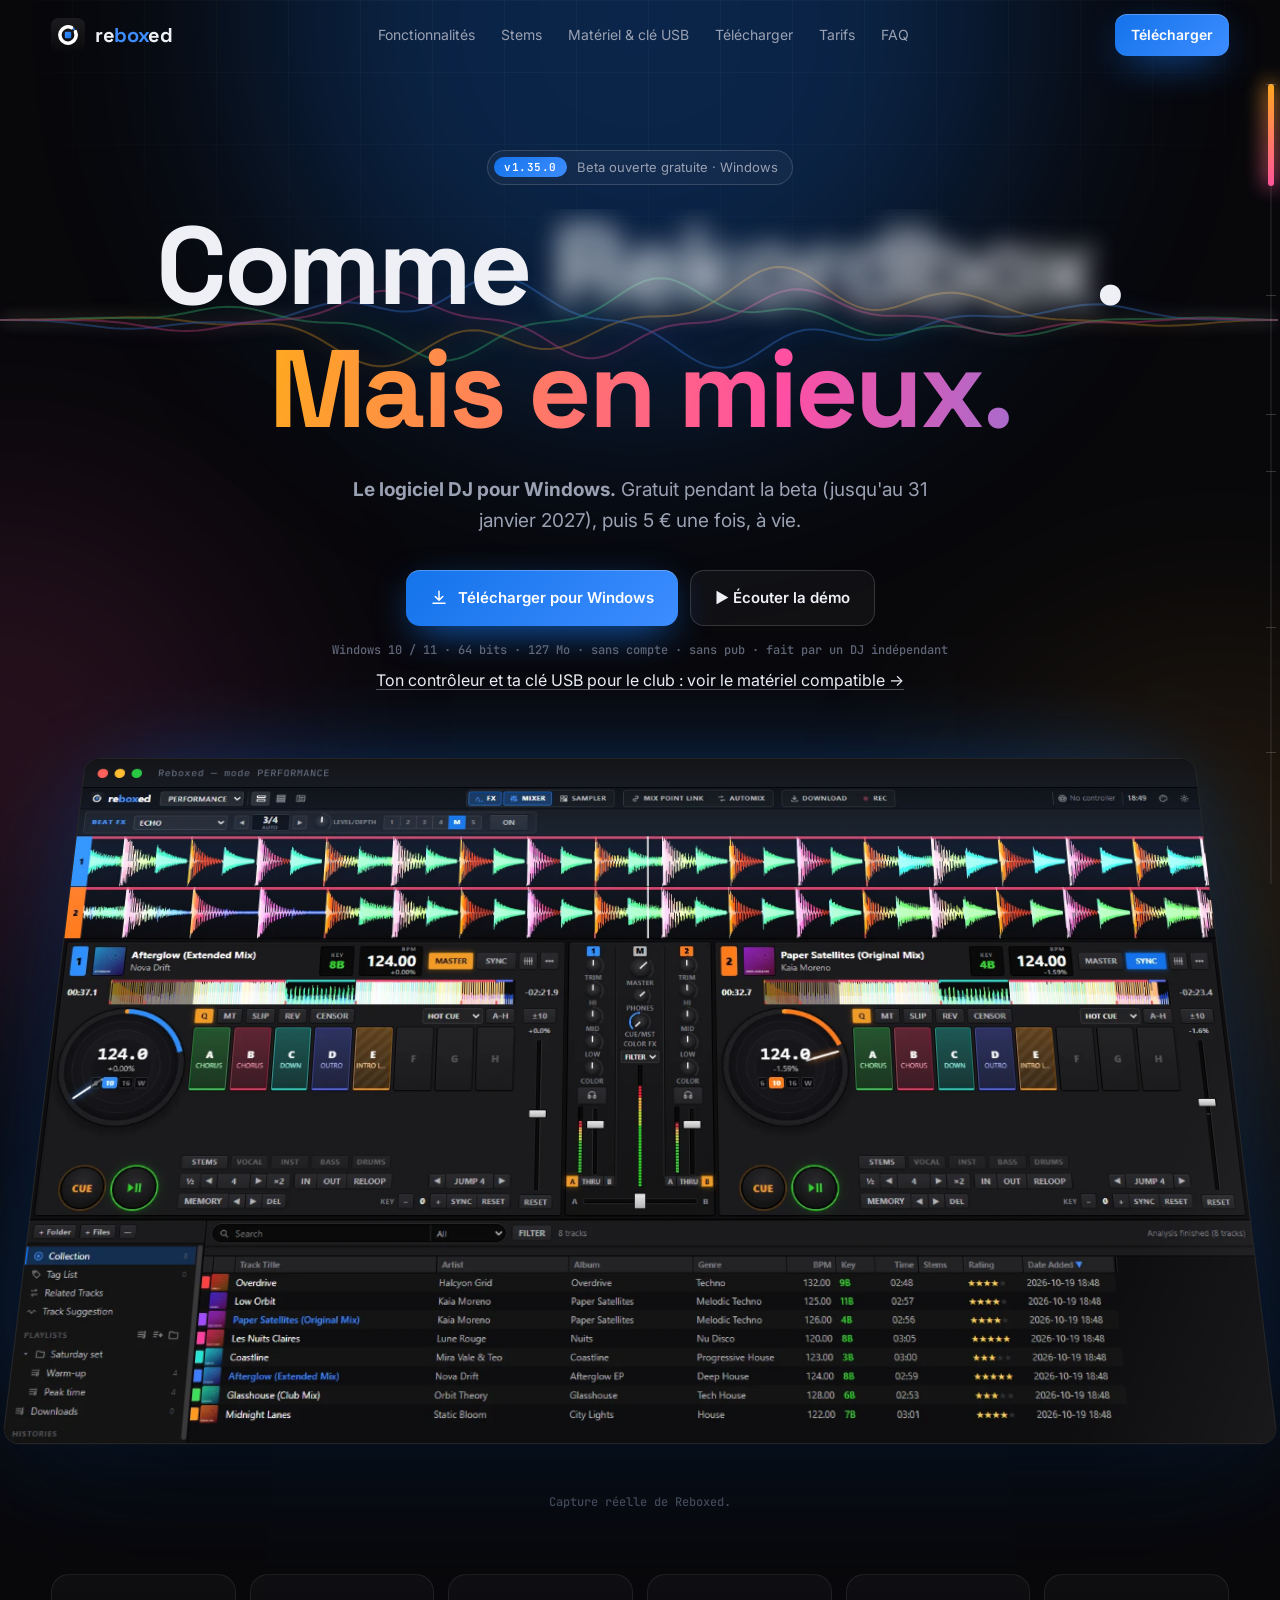
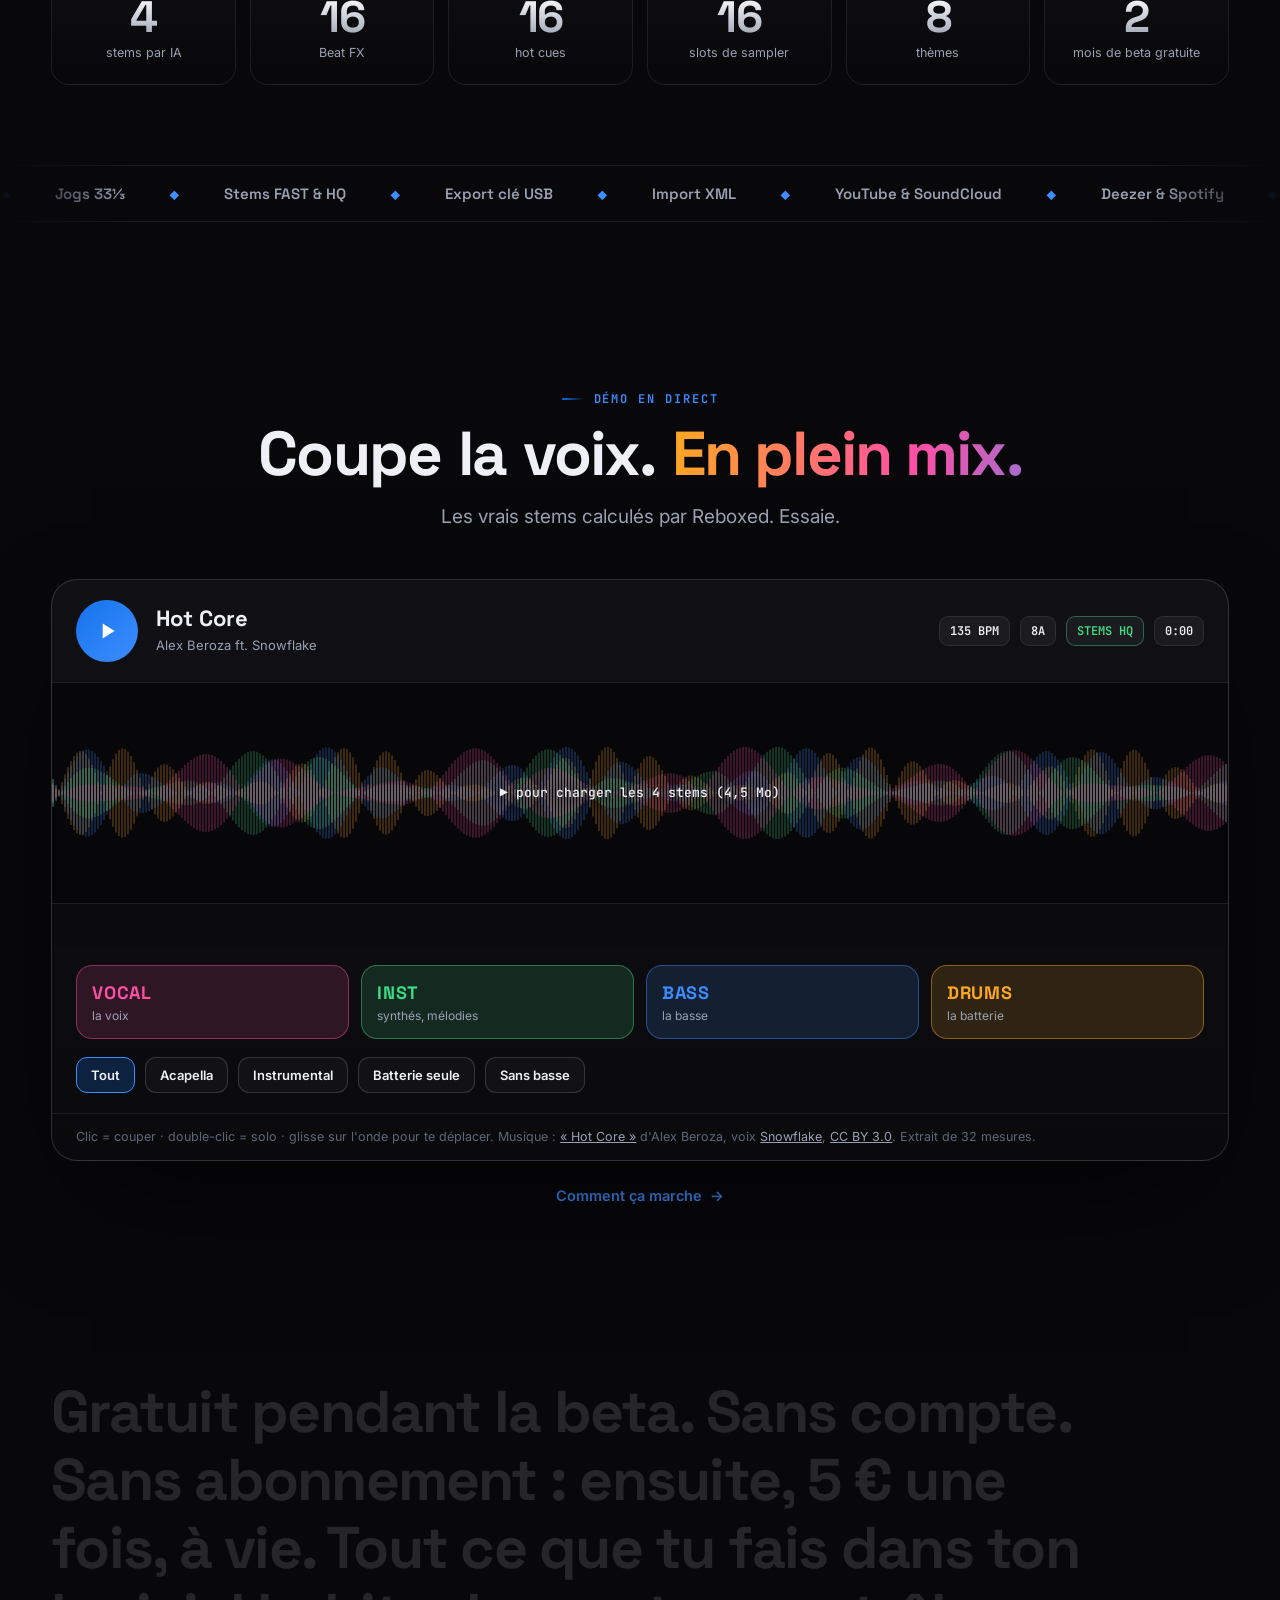
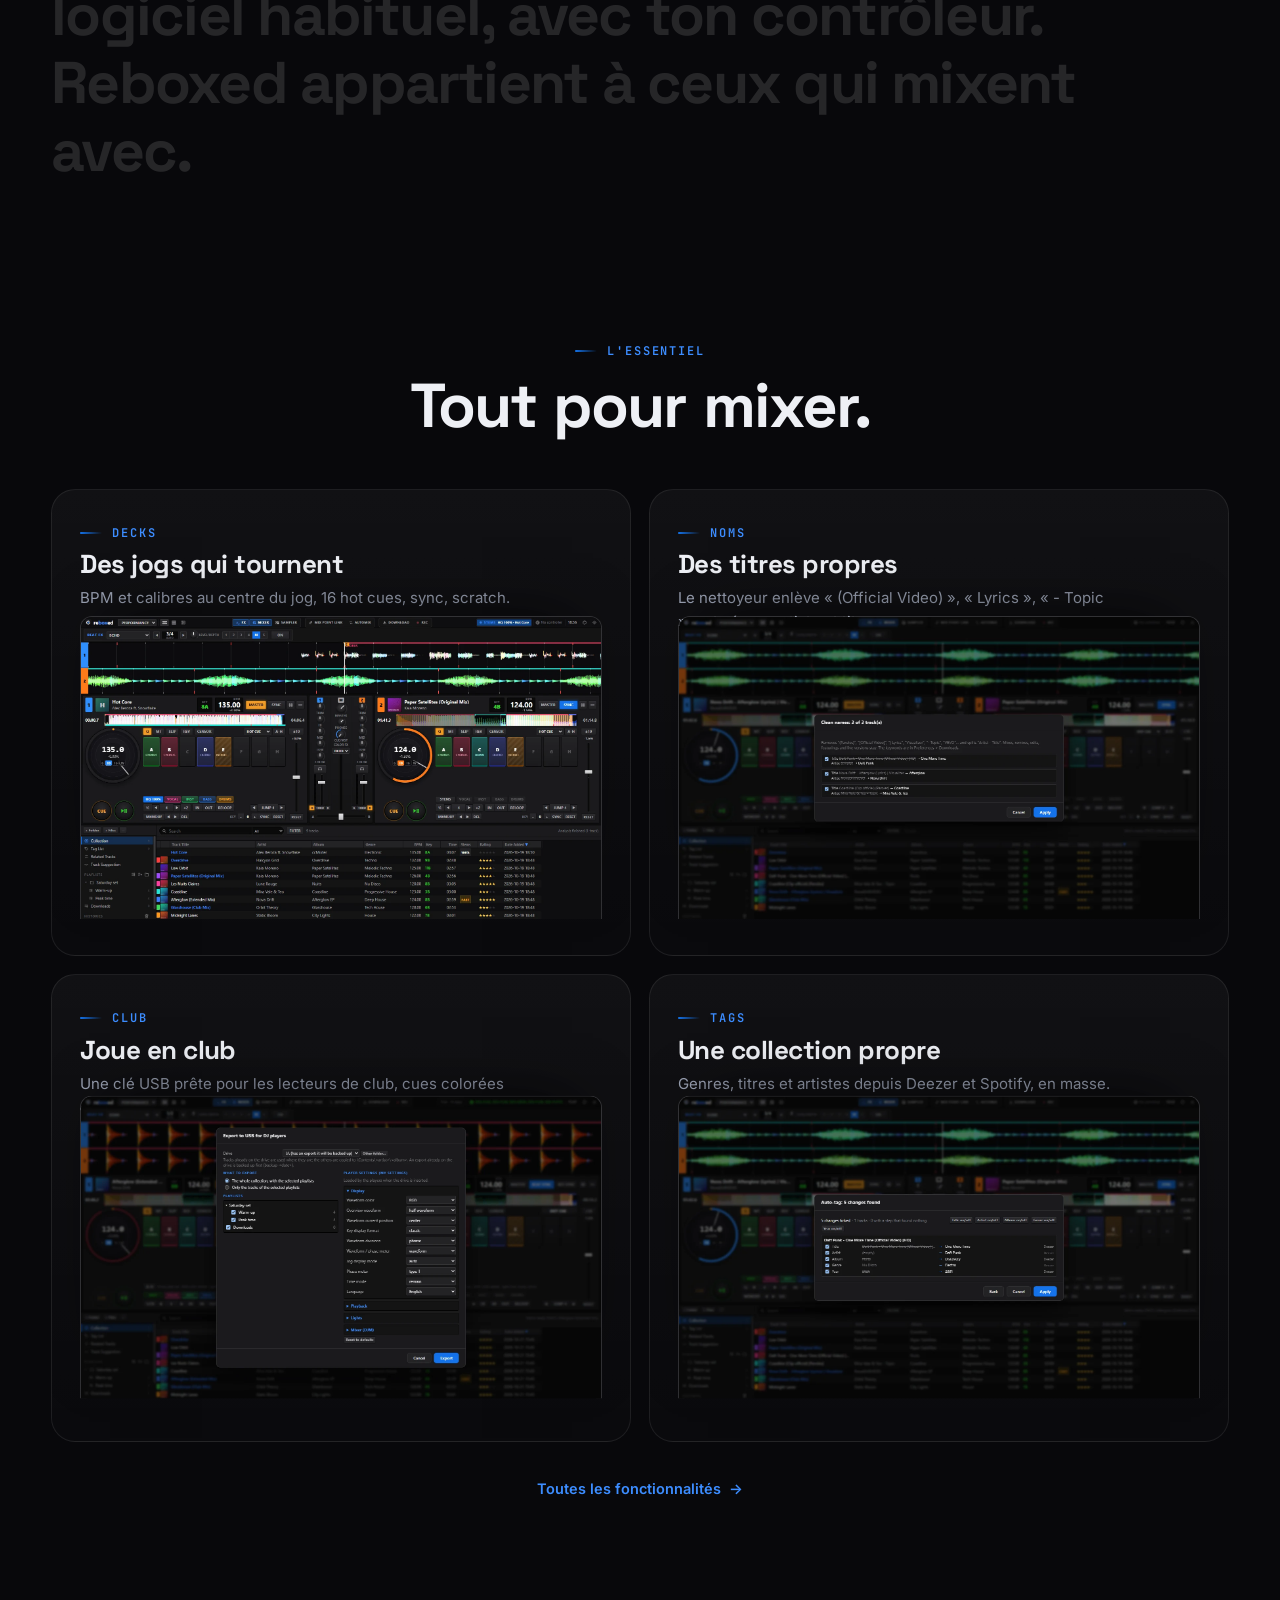
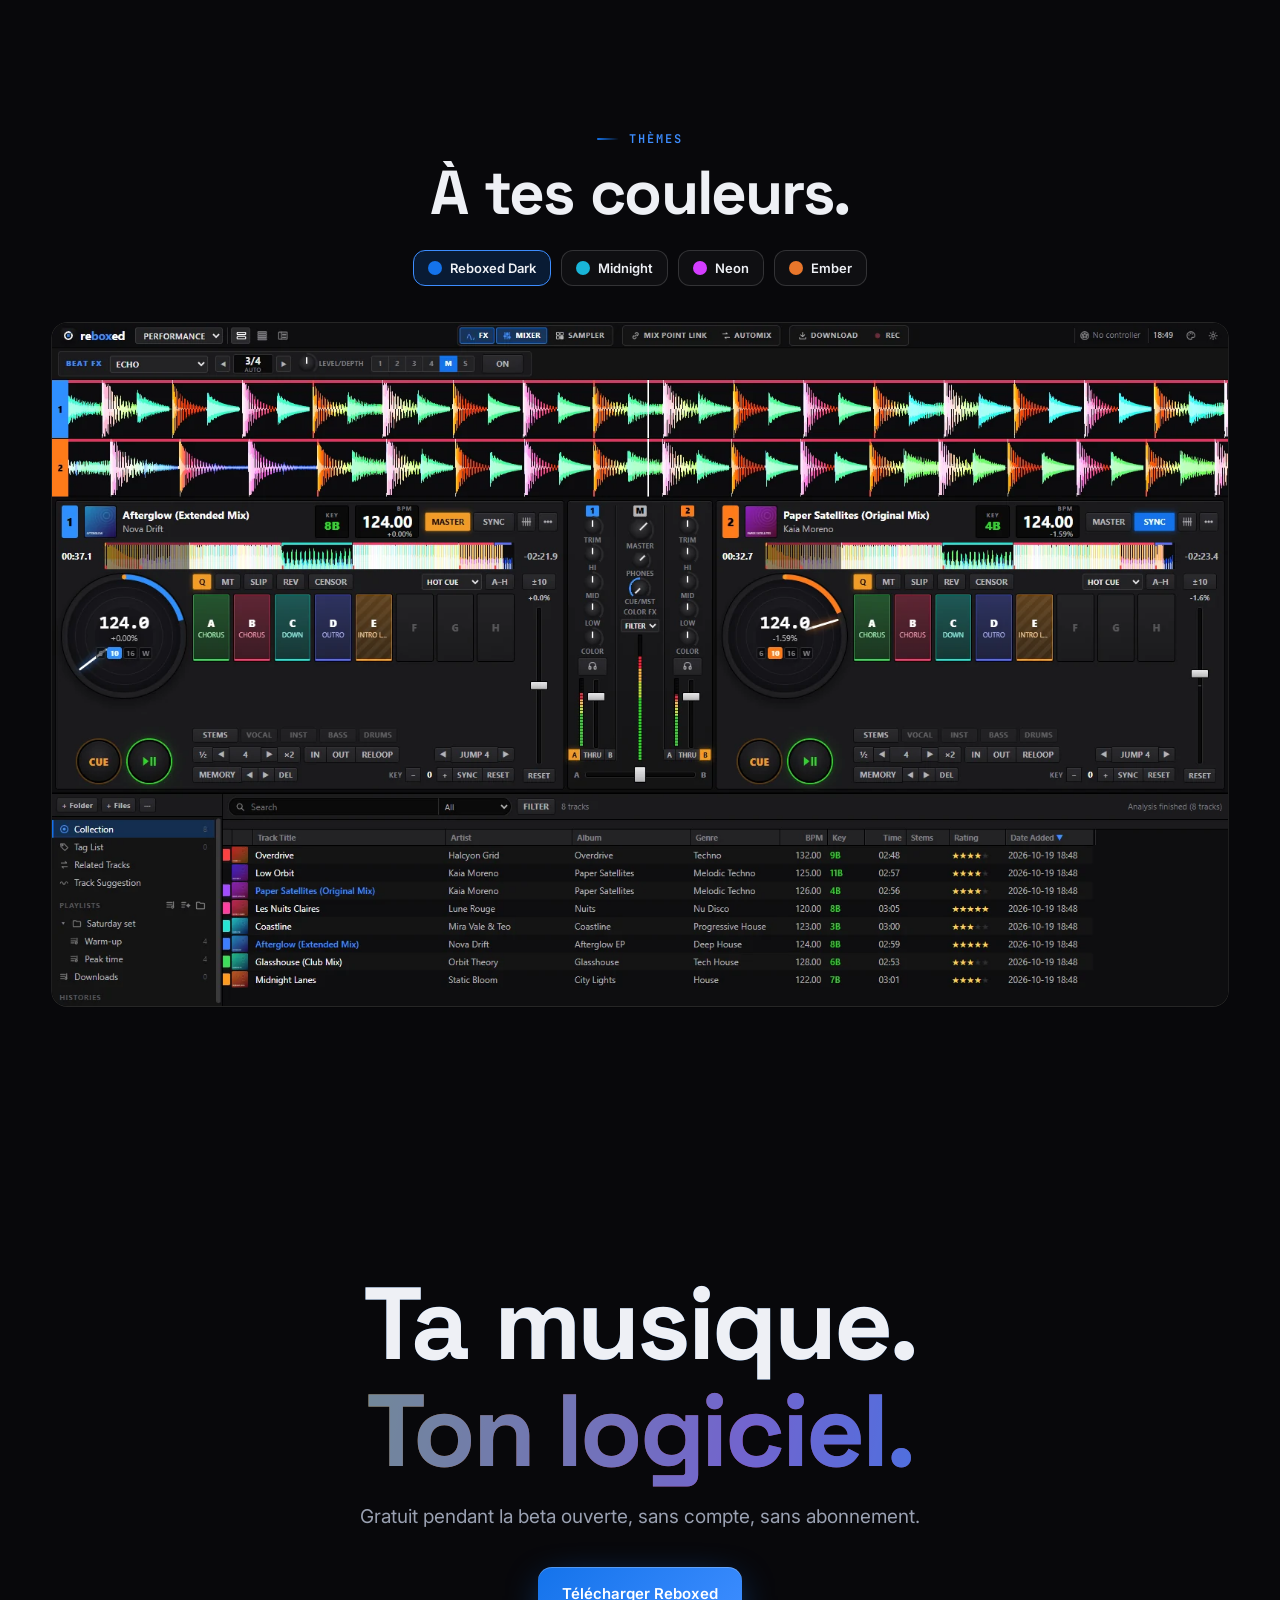
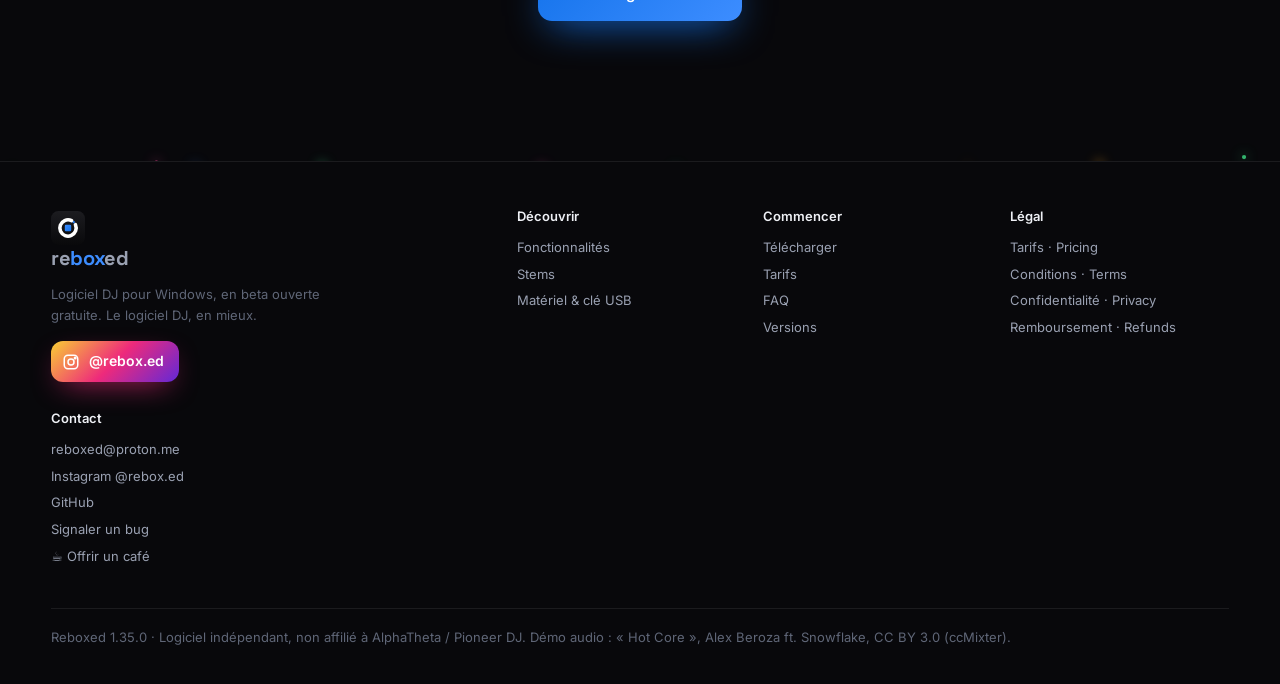
<file: index.html>
<!DOCTYPE html>
<html lang="fr">
<head>
<meta charset="UTF-8">
<meta name="viewport" content="width=device-width, initial-scale=1">
<title>Reboxed — Le logiciel DJ, en mieux</title>
<meta name="description" content="Logiciel DJ pour Windows, en beta ouverte gratuite : decks avec jogs, stems par IA, export sur clé USB pour lecteurs de club, import de ta collection, ton contrôleur reconnu tout seul.">
<meta property="og:title" content="Reboxed — Le logiciel DJ, en mieux">
<meta property="og:description" content="Logiciel DJ pour Windows, en beta ouverte gratuite.">
<meta property="og:image" content="assets/shots/01-performance.webp">
<meta name="theme-color" content="#08080b">
<link rel="icon" href="assets/logo.svg" type="image/svg+xml">
<link rel="preload" as="image" href="assets/shots/01-performance.webp" fetchpriority="high">
<link rel="preconnect" href="https://fonts.googleapis.com"><link rel="preconnect" href="https://fonts.gstatic.com" crossorigin>
<link href="https://fonts.googleapis.com/css2?family=Inter:wght@400;500;600;700;800&family=Space+Grotesk:wght@500;600;700&family=JetBrains+Mono:wght@400;600&display=swap" rel="stylesheet">
<link rel="stylesheet" href="assets/site.css?v=62">
</head>
<body>
<header class="hero">
  <canvas id="heroWave"></canvas>
  <div class="container" style="position:relative">
    <span class="pill"><b>v<span data-version></span></b> Beta ouverte gratuite · Windows</span>
    <h1><span class="line"><span>Comme <span class="blurred" aria-hidden="true">Rekordbox</span>.</span></span><span class="line"><span class="grad">Mais en mieux.</span></span></h1>
    <p class="lead"><strong>Le logiciel DJ pour Windows.</strong> Gratuit pendant la beta (jusqu'au 31 janvier 2027), puis 5 € une fois, à vie.</p>
    <div class="hero-ctas">
      <a class="btn btn-primary magnetic" data-download href="telecharger.html"><svg viewBox="0 0 24 24" fill="none" stroke="currentColor" stroke-width="2" stroke-linecap="round"><path d="M12 3v12m-5-5 5 5 5-5M4 19h16"/></svg>Télécharger pour Windows</a>
      <a class="btn btn-ghost magnetic" href="#demo" data-demo-play>▶ Écouter la démo</a>
      <button class="btn btn-ghost hero-share" type="button" data-share hidden>Envoyer le lien vers mon PC</button>
    </div>
    <p class="hero-meta">Windows 10 / 11 · 64 bits · 127 Mo · sans compte · sans pub · fait par un DJ indépendant</p>
    <p class="hero-compat"><a href="materiel.html#compatibles">Ton contrôleur et ta clé USB pour le club : voir le matériel compatible →</a></p>
  </div>
  <div class="stage">
    <div class="screen"><div class="bar"><i></i><i></i><i></i><span>Reboxed — mode PERFORMANCE</span></div><img src="assets/shots/01-performance.webp" alt="Reboxed : deux decks avec jogs" fetchpriority="high" decoding="async"><span class="scan"></span></div>
    <p class="caption">Capture réelle de Reboxed.</p>
  </div>
  <div class="container">
    <div class="stats">
      <div class="stat reveal"><b data-count="4">0</b><span>stems par IA</span></div>
      <div class="stat reveal d1"><b data-count="16">0</b><span>Beat FX</span></div>
      <div class="stat reveal d2"><b data-count="16">0</b><span>hot cues</span></div>
      <div class="stat reveal d3"><b data-count="16">0</b><span>slots de sampler</span></div>
      <div class="stat reveal d2"><b data-count="8">0</b><span>thèmes</span></div>
      <div class="stat reveal d3"><b data-count="2">0</b><span>mois de beta gratuite</span></div>
    </div>
  </div>
  <div class="marquee"><div class="marquee-in" id="marquee"></div></div>
</header>

<section id="demo">
  <div class="container">
    <div class="center reveal">
      <span class="eyebrow">Démo en direct</span>
      <h2>Coupe la voix. <span class="grad">En plein mix.</span></h2>
      <p class="lead">Les vrais stems calculés par Reboxed. Essaie.</p>
    </div>
    <div data-stems-player></div>
    <p class="center reveal" style="margin-top:22px"><a class="link-more" href="stems.html">Comment ça marche</a></p>
  </div>
</section>

<section class="scrolltext-wrap">
  <div class="container">
    <p class="scrolltext">Gratuit pendant la beta. Sans compte. Sans abonnement : ensuite, 5 € une fois, à vie. Tout ce que tu fais dans ton logiciel habituel, avec ton contrôleur. Reboxed appartient à ceux qui mixent avec.</p>
  </div>
</section>

<section>
  <div class="container">
    <div class="center reveal"><span class="eyebrow">L'essentiel</span><h2>Tout pour mixer.</h2></div>
    <div class="tiles">
      <a class="tile reveal" href="fonctionnalites.html#decks">
        <div class="t-text"><span class="eyebrow">Decks</span><h3>Des jogs qui tournent</h3><p>BPM et calibres au centre du jog, 16 hot cues, sync, scratch.</p></div>
        <div class="t-img"><img src="assets/shots/22-song-loaded.webp" alt="Deux decks avec jogs" loading="lazy"></div>
      </a>
      <a class="tile reveal d1" href="fonctionnalites.html#telechargement">
        <div class="t-text"><span class="eyebrow">Noms</span><h3>Des titres propres</h3><p>Le nettoyeur enlève « (Official Video) », « Lyrics », « - Topic »… et sépare artiste et titre.</p></div>
        <div class="t-img"><img src="assets/shots/09-clean-names.webp" alt="Nettoyeur de noms" loading="lazy"></div>
      </a>
      <a class="tile reveal" href="materiel.html#usb-club">
        <div class="t-text"><span class="eyebrow">Club</span><h3>Joue en club</h3><p>Une clé USB prête pour les lecteurs de club, cues colorées comprises.</p></div>
        <div class="t-img"><img src="assets/shots/21-usb-export.webp" alt="Export sur clé USB" loading="lazy"></div>
      </a>
      <a class="tile reveal d1" href="fonctionnalites.html#tags">
        <div class="t-text"><span class="eyebrow">Tags</span><h3>Une collection propre</h3><p>Genres, titres et artistes depuis Deezer et Spotify, en masse.</p></div>
        <div class="t-img"><img src="assets/shots/11-autotag-review.webp" alt="Auto-tag" loading="lazy"></div>
      </a>
    </div>
    <p class="center reveal" style="margin-top:34px"><a class="link-more" href="fonctionnalites.html">Toutes les fonctionnalités</a></p>
  </div>
</section>

<section>
  <div class="container center">
    <div class="reveal"><span class="eyebrow">Thèmes</span><h2>À tes couleurs.</h2></div>
    <div class="themes-ui reveal" id="themesUi">
      <button data-shot="01-performance" data-accent="#1473eb" data-accent2="#3d8dff" class="on"><i style="background:#1473eb"></i>Reboxed Dark</button>
      <button data-shot="14-theme-midnight" data-accent="#19b5d8" data-accent2="#5fd4ee"><i style="background:#19b5d8"></i>Midnight</button>
      <button data-shot="15-theme-neon" data-accent="#d43dff" data-accent2="#e57dff"><i style="background:#d43dff"></i>Neon</button>
      <button data-shot="16-theme-ember" data-accent="#e8762b" data-accent2="#ff9d5c"><i style="background:#e8762b"></i>Ember</button>
    </div>
    <figure class="shot tilt theme-frame reveal d1" data-full="assets/shots/13-appearance.webp" data-cap="Préférences ▸ Appearance"><img id="themeImg" src="assets/shots/01-performance.webp" alt="Thèmes" loading="lazy"><img id="themeImgNext" class="next" alt=""><span class="glare"></span></figure>
  </div>
</section>

<section class="final">
  <div class="container reveal">
    <h2>Ta musique.<br><span class="grad">Ton logiciel.</span></h2>
    <p class="lead" style="margin:18px auto 34px">Gratuit pendant la beta ouverte, sans compte, sans abonnement.</p>
    <a class="btn btn-primary magnetic" data-download href="telecharger.html">Télécharger Reboxed</a>
  </div>
</section>
<script src="assets/site.js?v=62"></script>
<script src="assets/stems-player.js?v=62"></script>
</body>
</html>
</file>
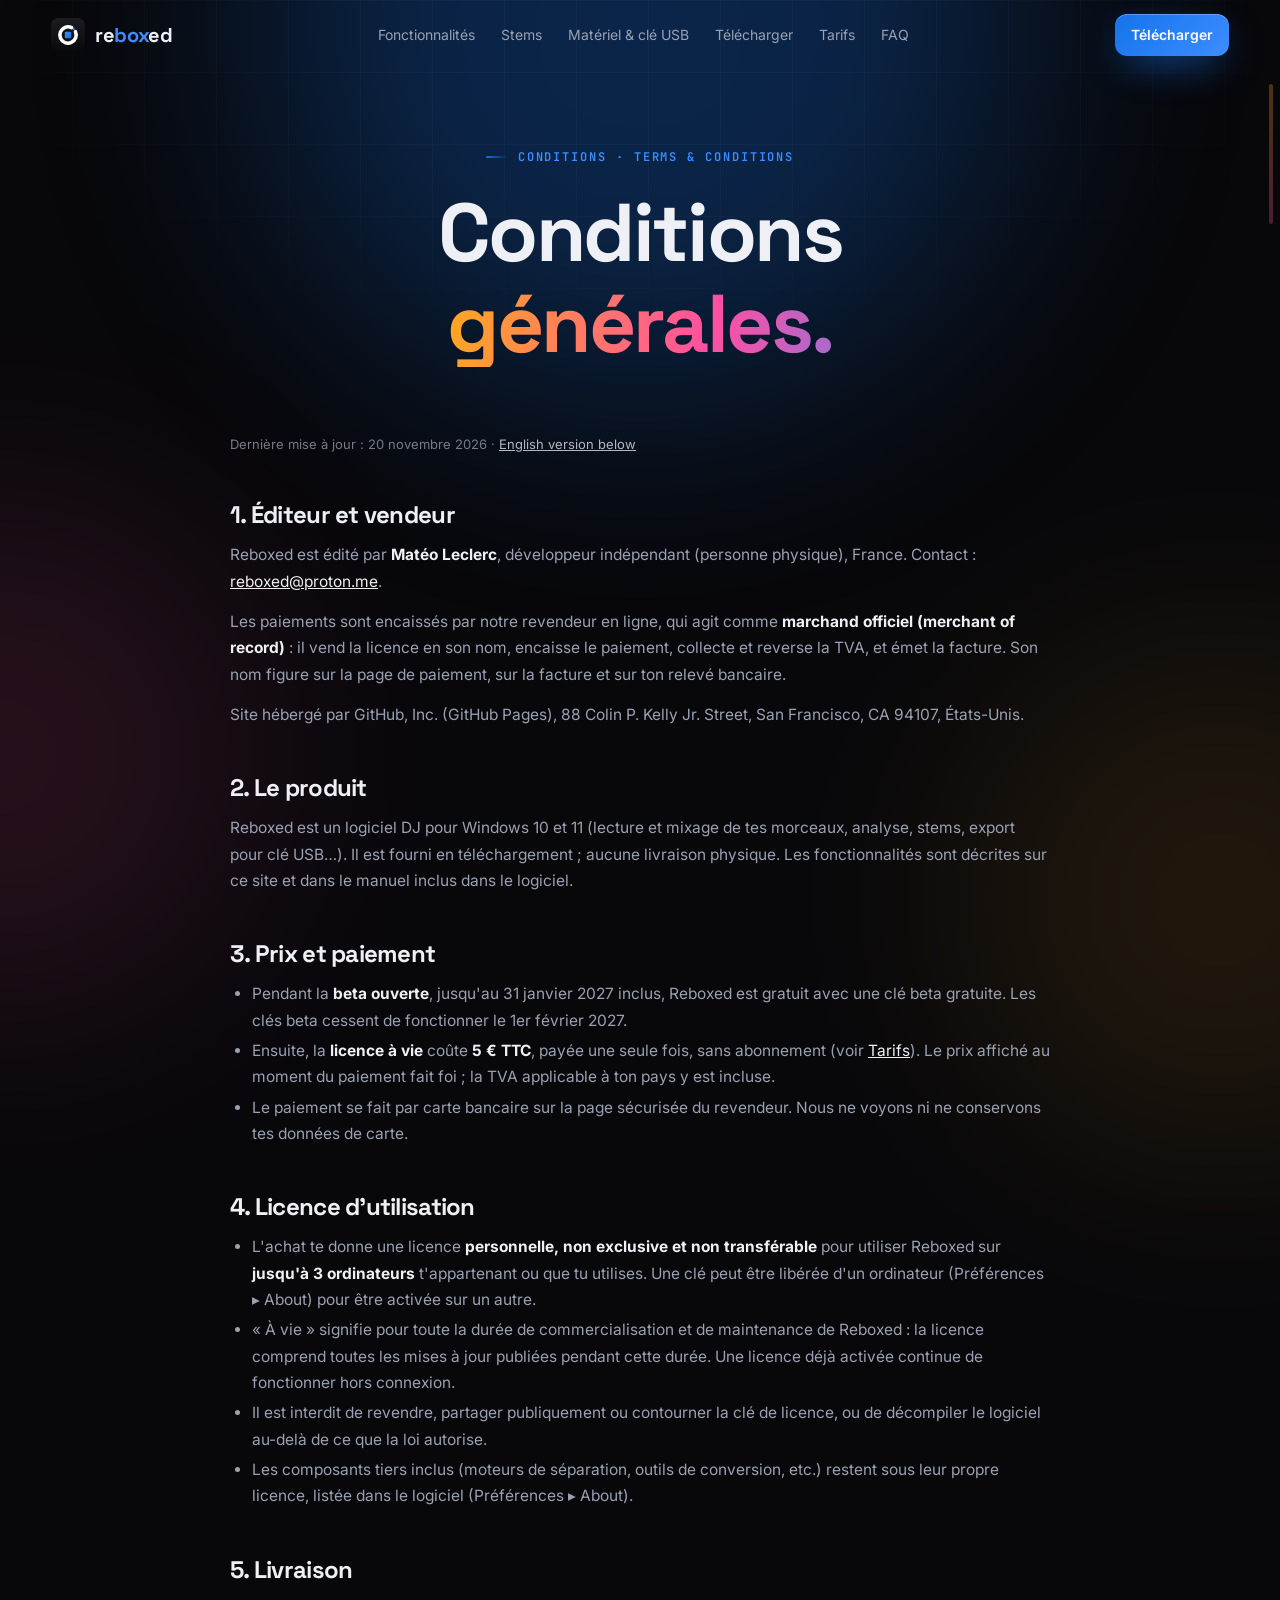
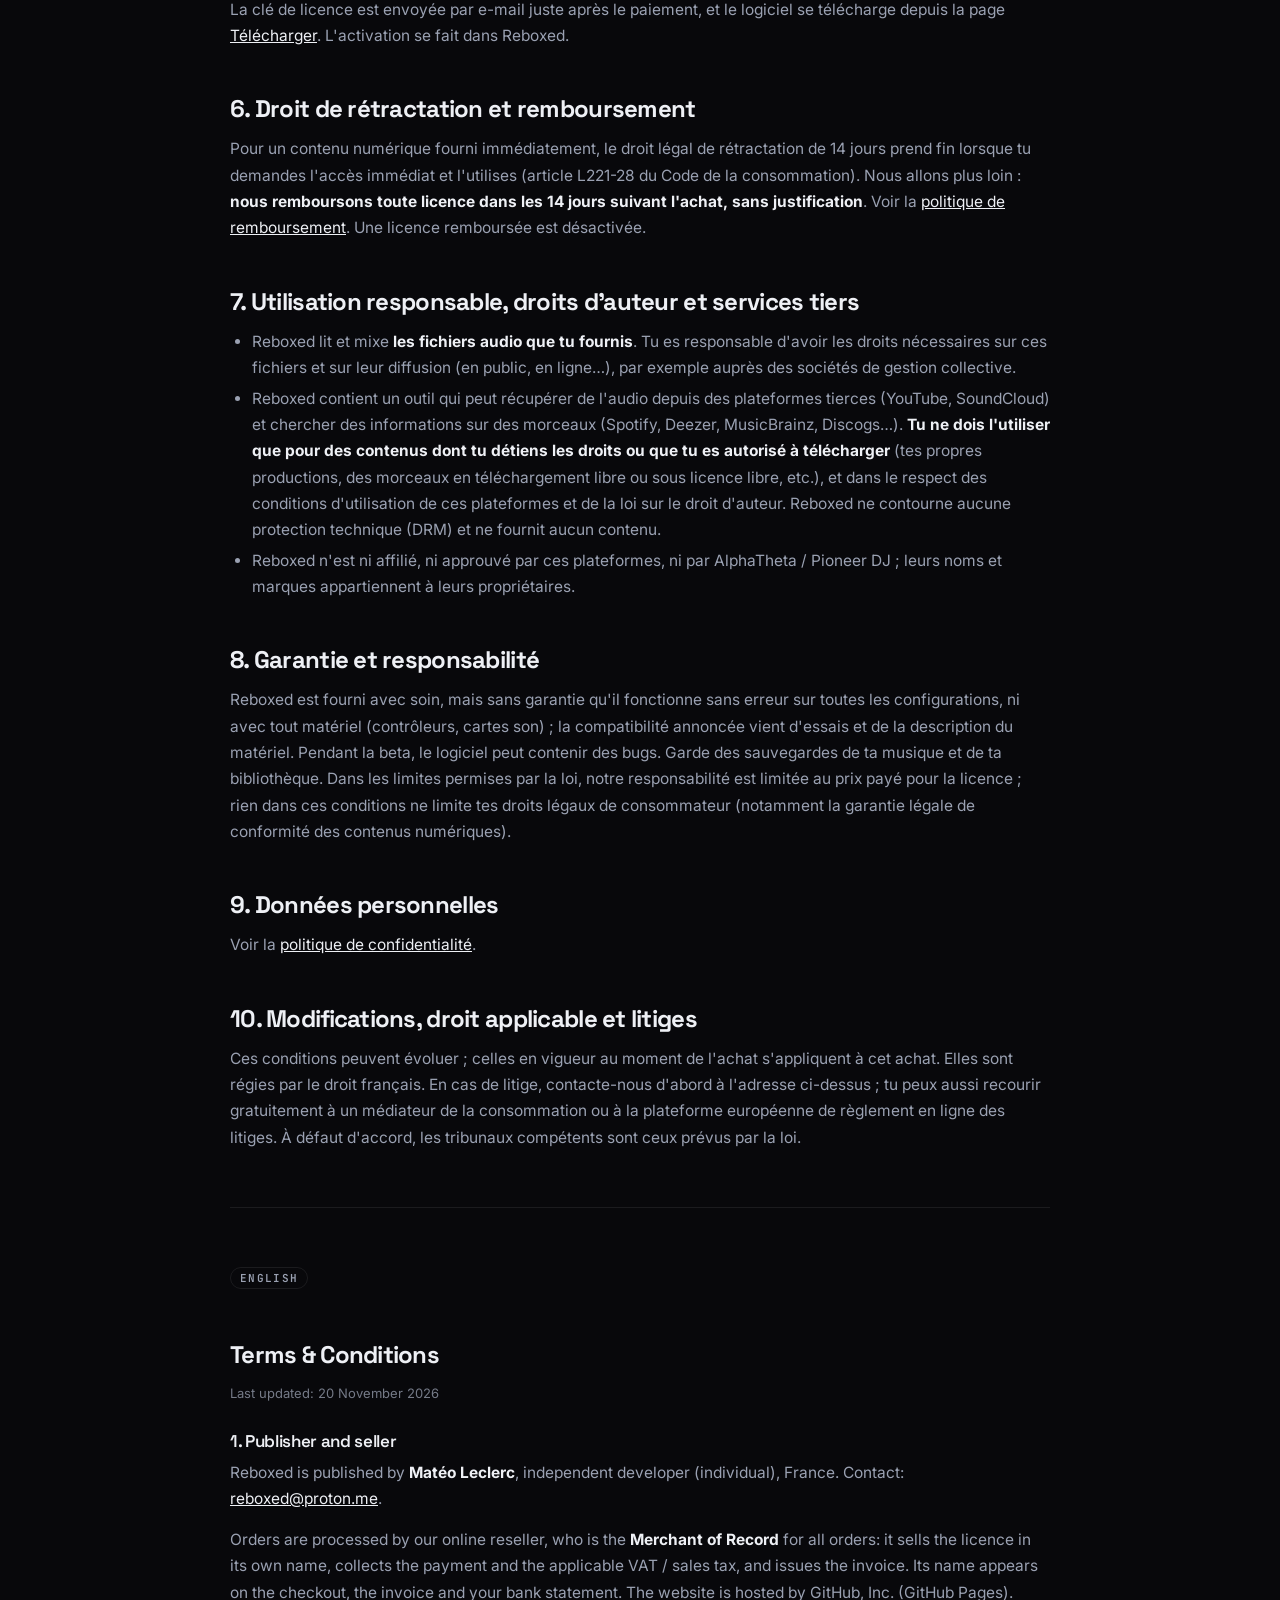
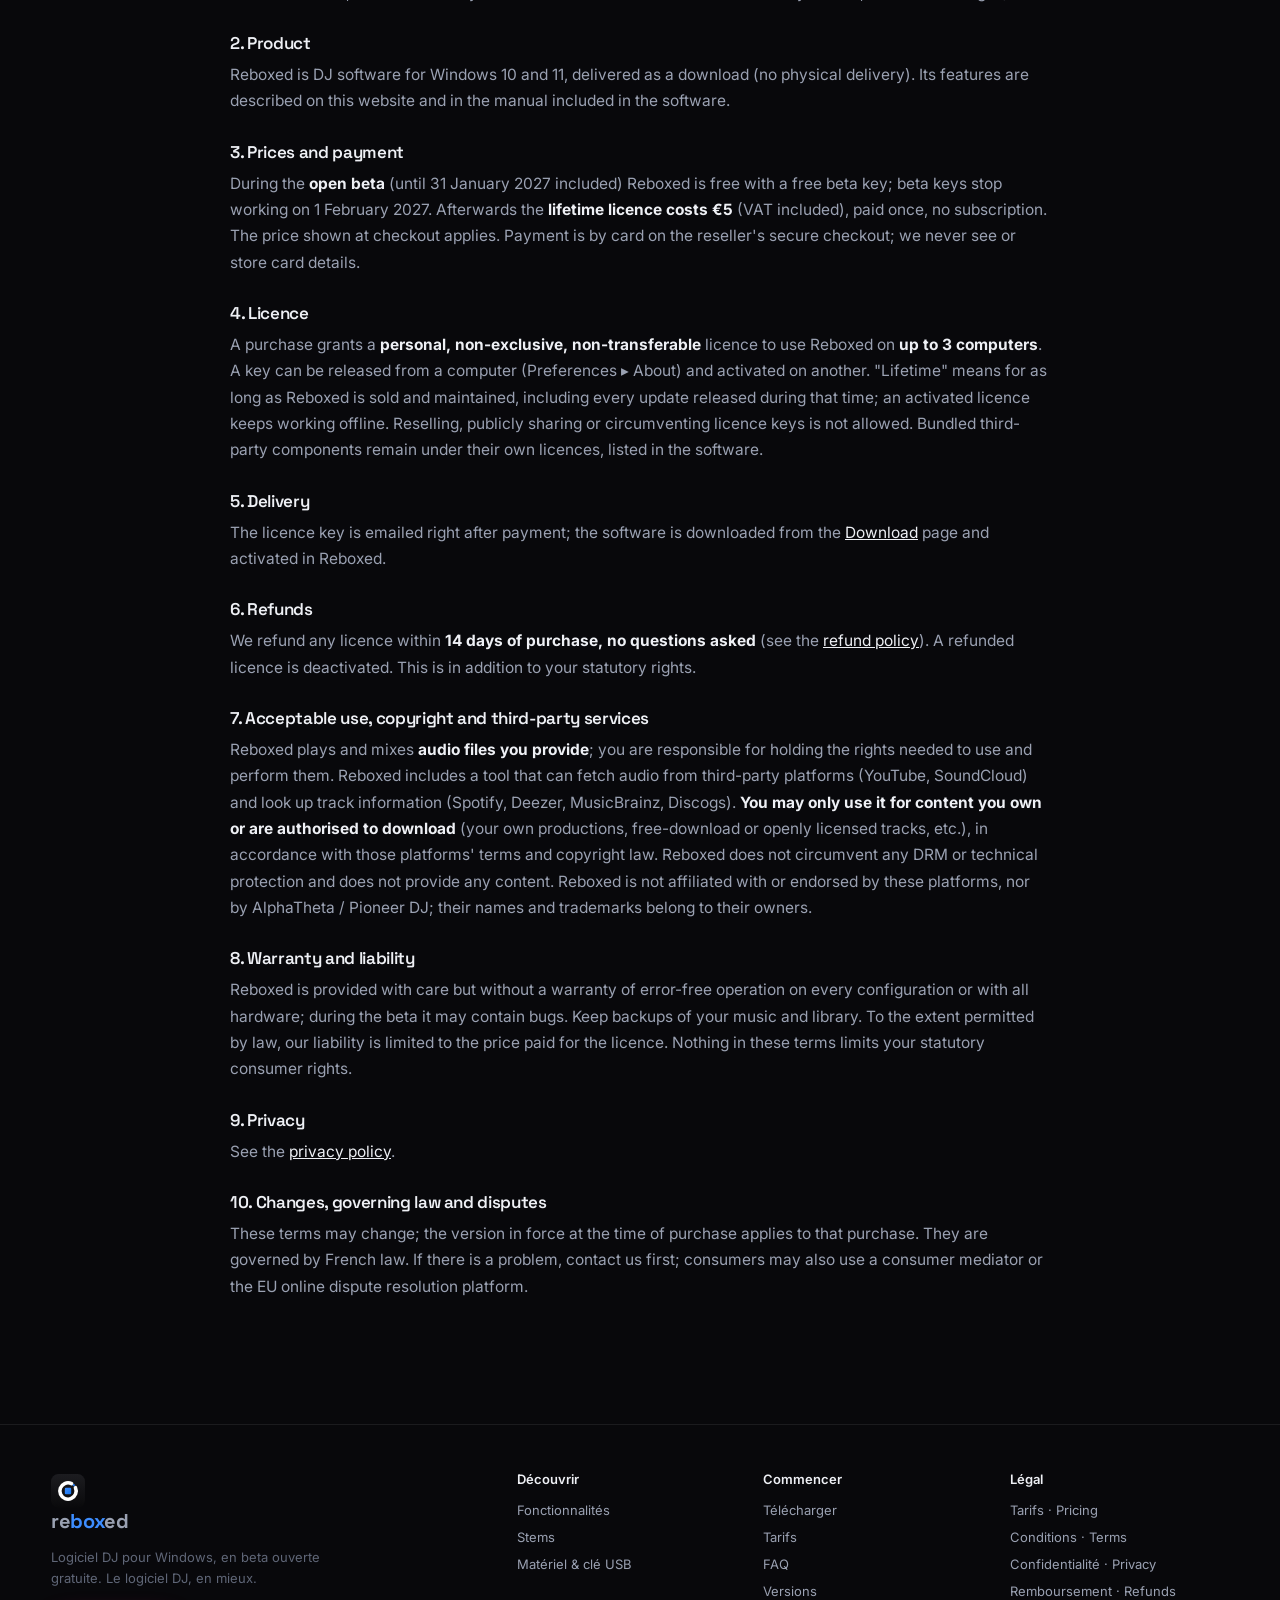
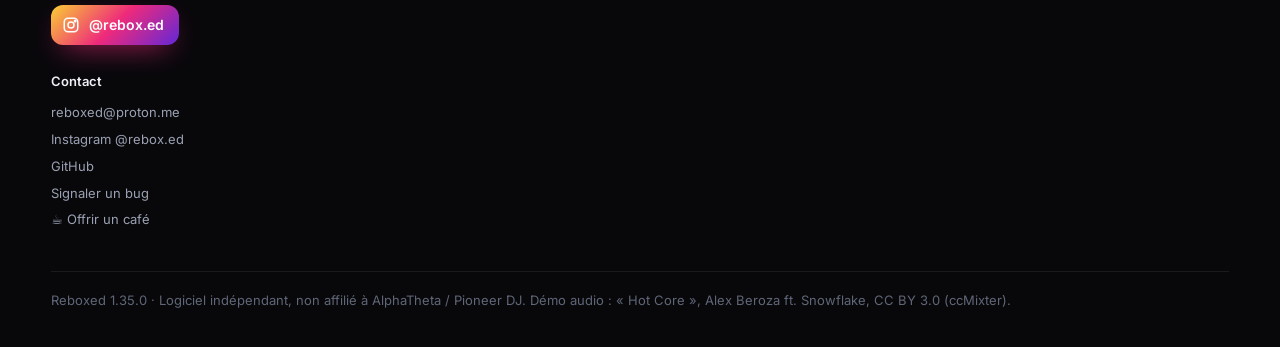
<file: conditions.html>
<!DOCTYPE html>
<html lang="fr">
<head>
<meta charset="UTF-8">
<meta name="viewport" content="width=device-width, initial-scale=1">
<title>Conditions générales — Reboxed</title>
<meta name="description" content="Conditions générales de vente et d'utilisation de Reboxed. Terms &amp; Conditions in English below.">
<meta name="theme-color" content="#08080b">
<link rel="icon" href="assets/logo.svg" type="image/svg+xml">
<link rel="preconnect" href="https://fonts.googleapis.com"><link rel="preconnect" href="https://fonts.gstatic.com" crossorigin>
<link href="https://fonts.googleapis.com/css2?family=Inter:wght@400;500;600;700;800&family=Space+Grotesk:wght@500;600;700&family=JetBrains+Mono:wght@400;600&display=swap" rel="stylesheet">
<link rel="stylesheet" href="assets/site.css?v=62">
</head>
<body>
<header class="hero small">
  <div class="container">
    <span class="eyebrow">Conditions · Terms &amp; Conditions</span>
    <h1><span class="line"><span>Conditions</span></span><span class="line"><span class="grad">générales.</span></span></h1>
  </div>
</header>
<section style="padding-top:0">
  <div class="container">
    <div class="doc">
      <p class="updated">Dernière mise à jour : 20 novembre 2026 · <a href="#en">English version below</a></p>

      <h2>1. Éditeur et vendeur</h2>
      <p>Reboxed est édité par <b>Matéo Leclerc</b>, développeur indépendant (personne physique), France. Contact : <a href="mailto:reboxed@proton.me">reboxed@proton.me</a>.</p>
      <p>Les paiements sont encaissés par notre revendeur en ligne, qui agit comme <b>marchand officiel (merchant of record)</b> : il vend la licence en son nom, encaisse le paiement, collecte et reverse la TVA, et émet la facture. Son nom figure sur la page de paiement, sur la facture et sur ton relevé bancaire.</p>
      <p>Site hébergé par GitHub, Inc. (GitHub Pages), 88 Colin P. Kelly Jr. Street, San Francisco, CA 94107, États-Unis.</p>

      <h2>2. Le produit</h2>
      <p>Reboxed est un logiciel DJ pour Windows 10 et 11 (lecture et mixage de tes morceaux, analyse, stems, export pour clé USB…). Il est fourni en téléchargement ; aucune livraison physique. Les fonctionnalités sont décrites sur ce site et dans le manuel inclus dans le logiciel.</p>

      <h2>3. Prix et paiement</h2>
      <ul>
        <li>Pendant la <b>beta ouverte</b>, jusqu'au 31 janvier 2027 inclus, Reboxed est gratuit avec une clé beta gratuite. Les clés beta cessent de fonctionner le 1er février 2027.</li>
        <li>Ensuite, la <b>licence à vie</b> coûte <b>5 € TTC</b>, payée une seule fois, sans abonnement (voir <a href="tarifs.html">Tarifs</a>). Le prix affiché au moment du paiement fait foi ; la TVA applicable à ton pays y est incluse.</li>
        <li>Le paiement se fait par carte bancaire sur la page sécurisée du revendeur. Nous ne voyons ni ne conservons tes données de carte.</li>
      </ul>

      <h2>4. Licence d'utilisation</h2>
      <ul>
        <li>L'achat te donne une licence <b>personnelle, non exclusive et non transférable</b> pour utiliser Reboxed sur <b>jusqu'à 3 ordinateurs</b> t'appartenant ou que tu utilises. Une clé peut être libérée d'un ordinateur (Préférences ▸ About) pour être activée sur un autre.</li>
        <li>« À vie » signifie pour toute la durée de commercialisation et de maintenance de Reboxed : la licence comprend toutes les mises à jour publiées pendant cette durée. Une licence déjà activée continue de fonctionner hors connexion.</li>
        <li>Il est interdit de revendre, partager publiquement ou contourner la clé de licence, ou de décompiler le logiciel au-delà de ce que la loi autorise.</li>
        <li>Les composants tiers inclus (moteurs de séparation, outils de conversion, etc.) restent sous leur propre licence, listée dans le logiciel (Préférences ▸ About).</li>
      </ul>

      <h2>5. Livraison</h2>
      <p>La clé de licence est envoyée par e-mail juste après le paiement, et le logiciel se télécharge depuis la page <a href="telecharger.html">Télécharger</a>. L'activation se fait dans Reboxed.</p>

      <h2>6. Droit de rétractation et remboursement</h2>
      <p>Pour un contenu numérique fourni immédiatement, le droit légal de rétractation de 14 jours prend fin lorsque tu demandes l'accès immédiat et l'utilises (article L221-28 du Code de la consommation). Nous allons plus loin : <b>nous remboursons toute licence dans les 14 jours suivant l'achat, sans justification</b>. Voir la <a href="remboursement.html">politique de remboursement</a>. Une licence remboursée est désactivée.</p>

      <h2>7. Utilisation responsable, droits d'auteur et services tiers</h2>
      <ul>
        <li>Reboxed lit et mixe <b>les fichiers audio que tu fournis</b>. Tu es responsable d'avoir les droits nécessaires sur ces fichiers et sur leur diffusion (en public, en ligne…), par exemple auprès des sociétés de gestion collective.</li>
        <li>Reboxed contient un outil qui peut récupérer de l'audio depuis des plateformes tierces (YouTube, SoundCloud) et chercher des informations sur des morceaux (Spotify, Deezer, MusicBrainz, Discogs…). <b>Tu ne dois l'utiliser que pour des contenus dont tu détiens les droits ou que tu es autorisé à télécharger</b> (tes propres productions, des morceaux en téléchargement libre ou sous licence libre, etc.), et dans le respect des conditions d'utilisation de ces plateformes et de la loi sur le droit d'auteur. Reboxed ne contourne aucune protection technique (DRM) et ne fournit aucun contenu.</li>
        <li>Reboxed n'est ni affilié, ni approuvé par ces plateformes, ni par AlphaTheta / Pioneer DJ ; leurs noms et marques appartiennent à leurs propriétaires.</li>
      </ul>

      <h2>8. Garantie et responsabilité</h2>
      <p>Reboxed est fourni avec soin, mais sans garantie qu'il fonctionne sans erreur sur toutes les configurations, ni avec tout matériel (contrôleurs, cartes son) ; la compatibilité annoncée vient d'essais et de la description du matériel. Pendant la beta, le logiciel peut contenir des bugs. Garde des sauvegardes de ta musique et de ta bibliothèque. Dans les limites permises par la loi, notre responsabilité est limitée au prix payé pour la licence ; rien dans ces conditions ne limite tes droits légaux de consommateur (notamment la garantie légale de conformité des contenus numériques).</p>

      <h2>9. Données personnelles</h2>
      <p>Voir la <a href="confidentialite.html">politique de confidentialité</a>.</p>

      <h2>10. Modifications, droit applicable et litiges</h2>
      <p>Ces conditions peuvent évoluer ; celles en vigueur au moment de l'achat s'appliquent à cet achat. Elles sont régies par le droit français. En cas de litige, contacte-nous d'abord à l'adresse ci-dessus ; tu peux aussi recourir gratuitement à un médiateur de la consommation ou à la plateforme européenne de règlement en ligne des litiges. À défaut d'accord, les tribunaux compétents sont ceux prévus par la loi.</p>

      <hr id="en">
      <span class="lang">English</span>
      <h2>Terms &amp; Conditions</h2>
      <p class="updated">Last updated: 20 November 2026</p>

      <h3>1. Publisher and seller</h3>
      <p>Reboxed is published by <b>Matéo Leclerc</b>, independent developer (individual), France. Contact: <a href="mailto:reboxed@proton.me">reboxed@proton.me</a>.</p>
      <p>Orders are processed by our online reseller, who is the <b>Merchant of Record</b> for all orders: it sells the licence in its own name, collects the payment and the applicable VAT / sales tax, and issues the invoice. Its name appears on the checkout, the invoice and your bank statement. The website is hosted by GitHub, Inc. (GitHub Pages).</p>

      <h3>2. Product</h3>
      <p>Reboxed is DJ software for Windows 10 and 11, delivered as a download (no physical delivery). Its features are described on this website and in the manual included in the software.</p>

      <h3>3. Prices and payment</h3>
      <p>During the <b>open beta</b> (until 31 January 2027 included) Reboxed is free with a free beta key; beta keys stop working on 1 February 2027. Afterwards the <b>lifetime licence costs €5</b> (VAT included), paid once, no subscription. The price shown at checkout applies. Payment is by card on the reseller's secure checkout; we never see or store card details.</p>

      <h3>4. Licence</h3>
      <p>A purchase grants a <b>personal, non-exclusive, non-transferable</b> licence to use Reboxed on <b>up to 3 computers</b>. A key can be released from a computer (Preferences ▸ About) and activated on another. "Lifetime" means for as long as Reboxed is sold and maintained, including every update released during that time; an activated licence keeps working offline. Reselling, publicly sharing or circumventing licence keys is not allowed. Bundled third-party components remain under their own licences, listed in the software.</p>

      <h3>5. Delivery</h3>
      <p>The licence key is emailed right after payment; the software is downloaded from the <a href="telecharger.html">Download</a> page and activated in Reboxed.</p>

      <h3>6. Refunds</h3>
      <p>We refund any licence within <b>14 days of purchase, no questions asked</b> (see the <a href="remboursement.html">refund policy</a>). A refunded licence is deactivated. This is in addition to your statutory rights.</p>

      <h3>7. Acceptable use, copyright and third-party services</h3>
      <p>Reboxed plays and mixes <b>audio files you provide</b>; you are responsible for holding the rights needed to use and perform them. Reboxed includes a tool that can fetch audio from third-party platforms (YouTube, SoundCloud) and look up track information (Spotify, Deezer, MusicBrainz, Discogs). <b>You may only use it for content you own or are authorised to download</b> (your own productions, free-download or openly licensed tracks, etc.), in accordance with those platforms' terms and copyright law. Reboxed does not circumvent any DRM or technical protection and does not provide any content. Reboxed is not affiliated with or endorsed by these platforms, nor by AlphaTheta / Pioneer DJ; their names and trademarks belong to their owners.</p>

      <h3>8. Warranty and liability</h3>
      <p>Reboxed is provided with care but without a warranty of error-free operation on every configuration or with all hardware; during the beta it may contain bugs. Keep backups of your music and library. To the extent permitted by law, our liability is limited to the price paid for the licence. Nothing in these terms limits your statutory consumer rights.</p>

      <h3>9. Privacy</h3>
      <p>See the <a href="confidentialite.html">privacy policy</a>.</p>

      <h3>10. Changes, governing law and disputes</h3>
      <p>These terms may change; the version in force at the time of purchase applies to that purchase. They are governed by French law. If there is a problem, contact us first; consumers may also use a consumer mediator or the EU online dispute resolution platform.</p>
    </div>
  </div>
</section>
<script src="assets/site.js?v=62"></script>
</body>
</html>
</file>
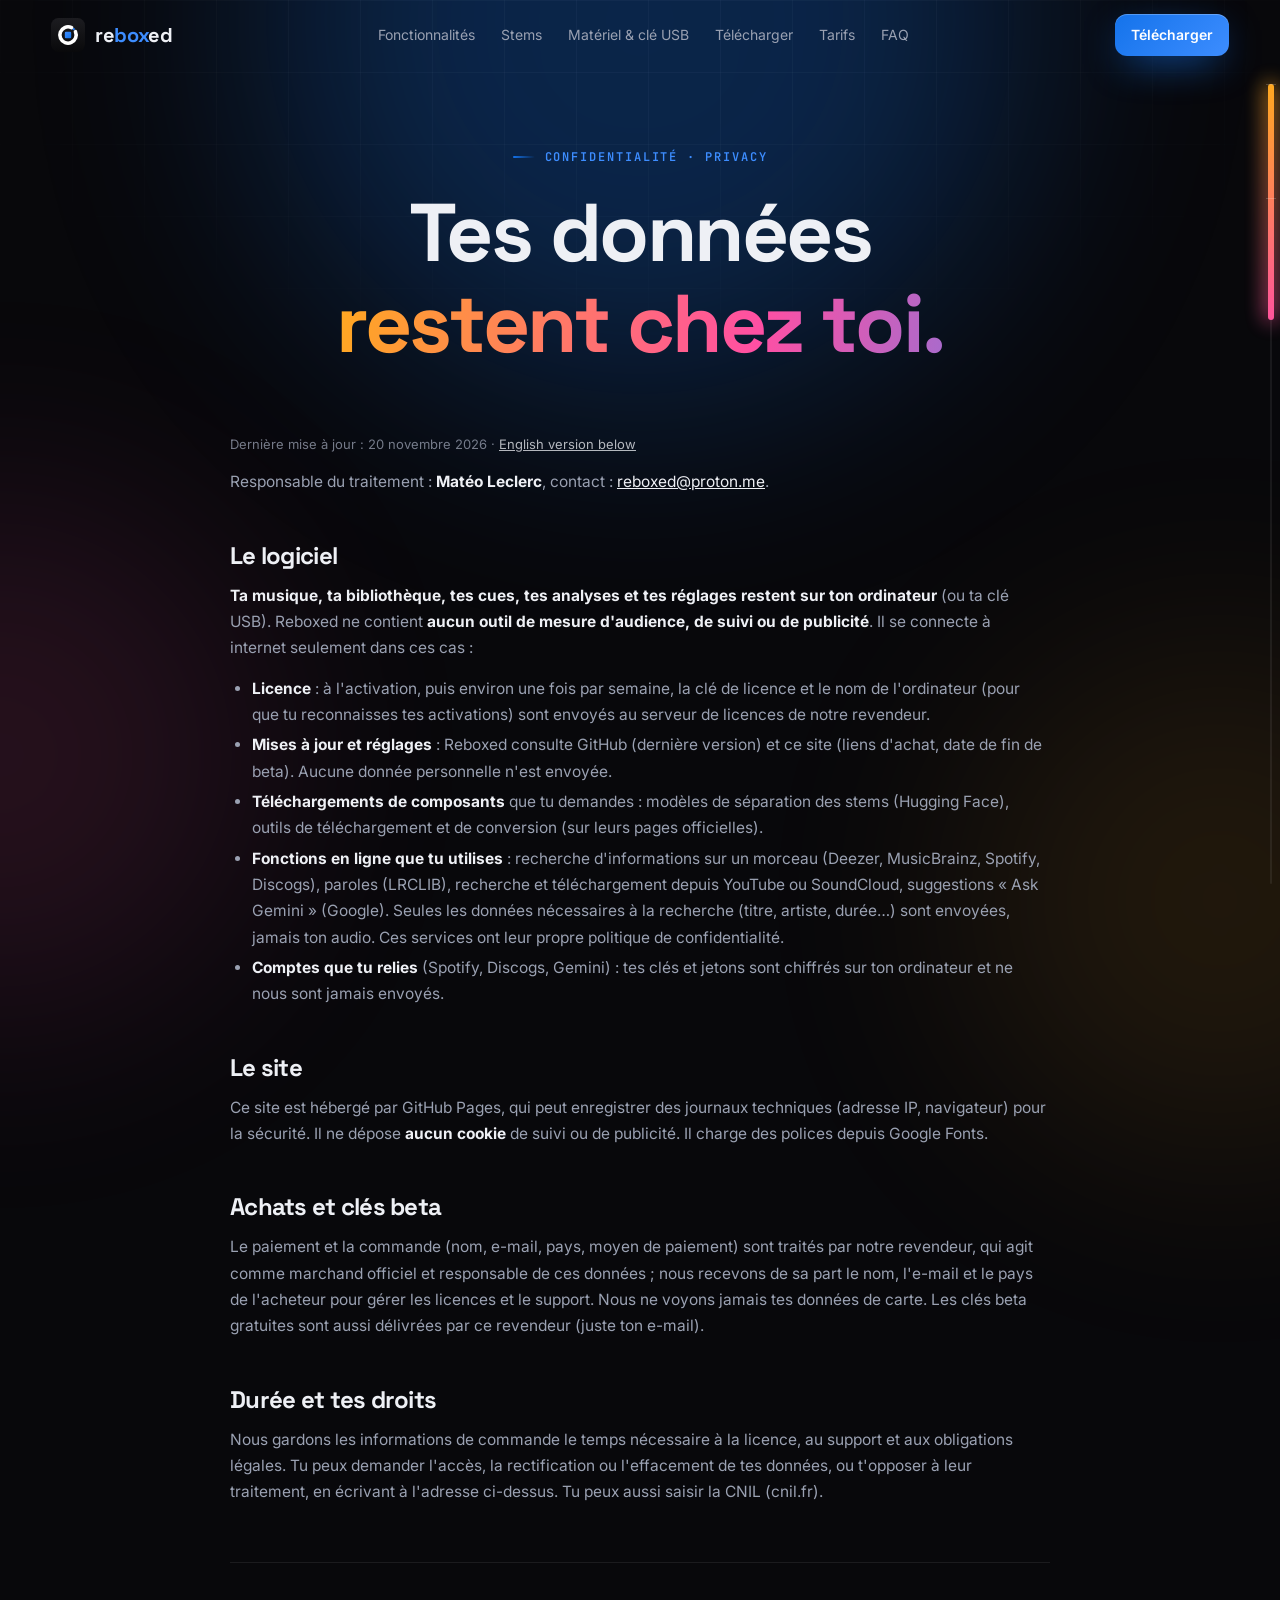
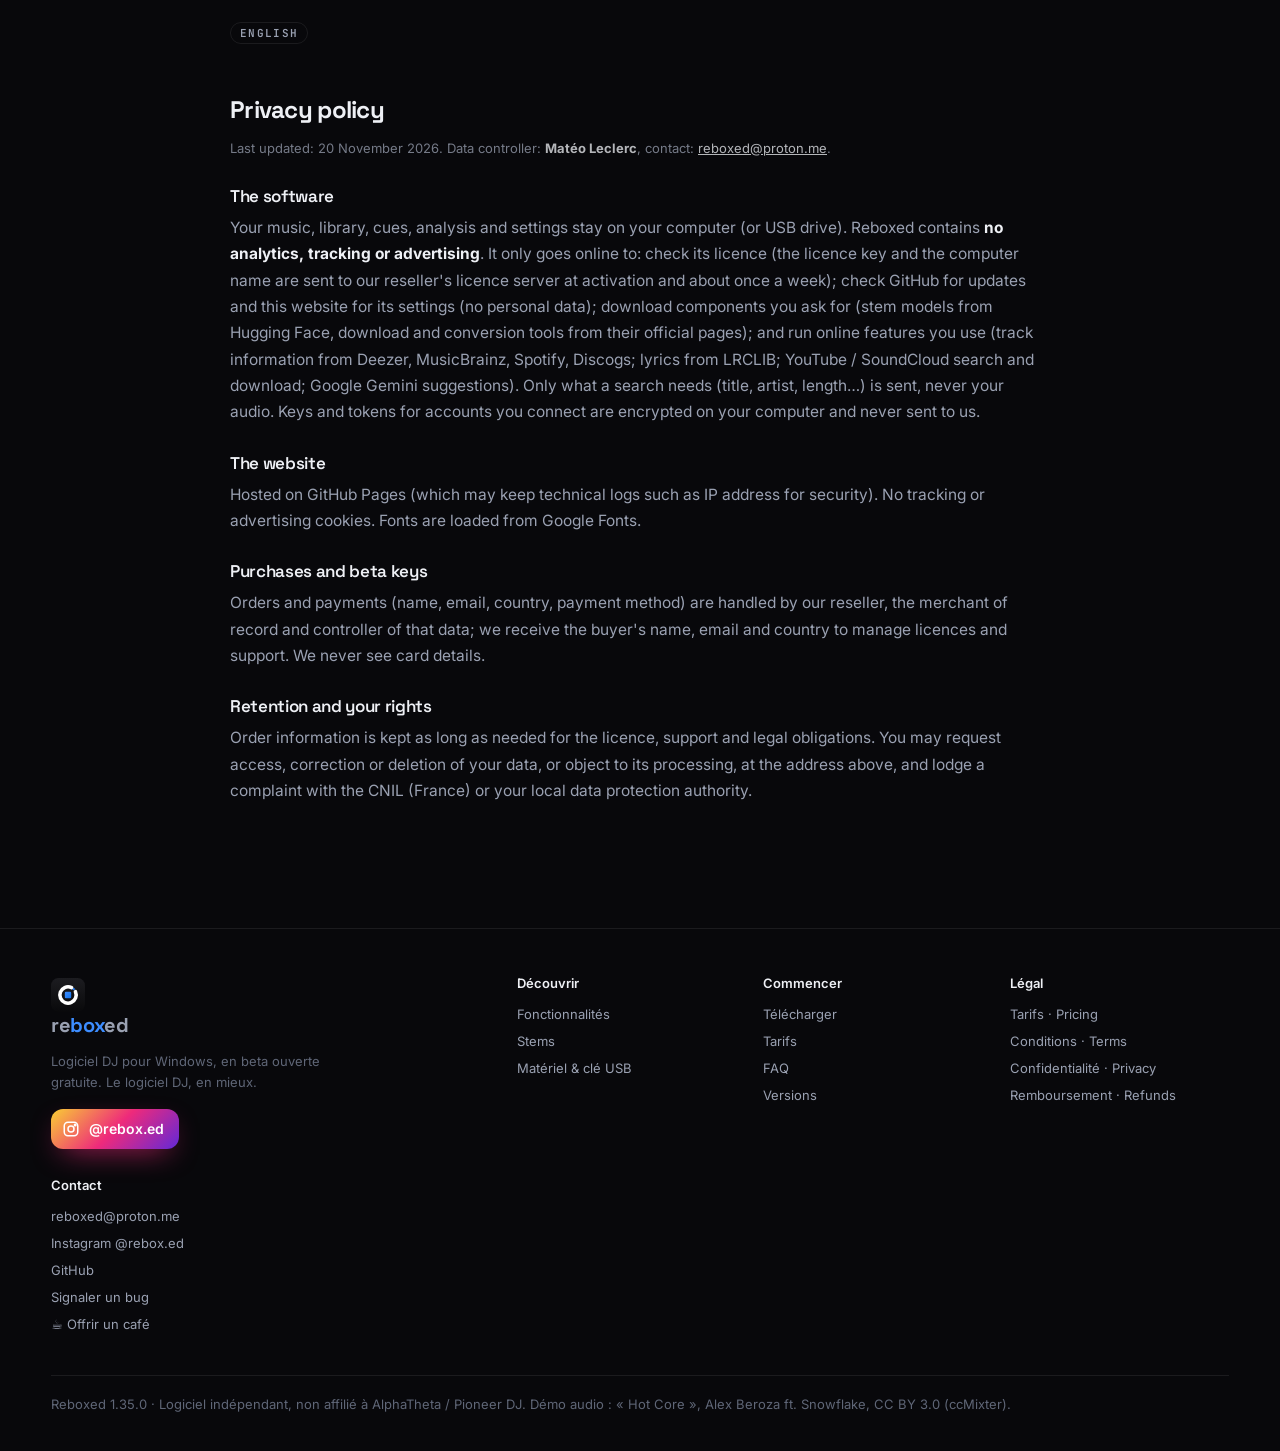
<file: confidentialite.html>
<!DOCTYPE html>
<html lang="fr">
<head>
<meta charset="UTF-8">
<meta name="viewport" content="width=device-width, initial-scale=1">
<title>Confidentialité — Reboxed</title>
<meta name="description" content="Politique de confidentialité de Reboxed : ce que le logiciel et le site envoient, et pourquoi. Privacy policy in English below.">
<meta name="theme-color" content="#08080b">
<link rel="icon" href="assets/logo.svg" type="image/svg+xml">
<link rel="preconnect" href="https://fonts.googleapis.com"><link rel="preconnect" href="https://fonts.gstatic.com" crossorigin>
<link href="https://fonts.googleapis.com/css2?family=Inter:wght@400;500;600;700;800&family=Space+Grotesk:wght@500;600;700&family=JetBrains+Mono:wght@400;600&display=swap" rel="stylesheet">
<link rel="stylesheet" href="assets/site.css?v=62">
</head>
<body>
<header class="hero small">
  <div class="container">
    <span class="eyebrow">Confidentialité · Privacy</span>
    <h1><span class="line"><span>Tes données</span></span><span class="line"><span class="grad">restent chez toi.</span></span></h1>
  </div>
</header>
<section style="padding-top:0">
  <div class="container">
    <div class="doc">
      <p class="updated">Dernière mise à jour : 20 novembre 2026 · <a href="#en">English version below</a></p>
      <p>Responsable du traitement : <b>Matéo Leclerc</b>, contact : <a href="mailto:reboxed@proton.me">reboxed@proton.me</a>.</p>

      <h2>Le logiciel</h2>
      <p><b>Ta musique, ta bibliothèque, tes cues, tes analyses et tes réglages restent sur ton ordinateur</b> (ou ta clé USB). Reboxed ne contient <b>aucun outil de mesure d'audience, de suivi ou de publicité</b>. Il se connecte à internet seulement dans ces cas :</p>
      <ul>
        <li><b>Licence</b> : à l'activation, puis environ une fois par semaine, la clé de licence et le nom de l'ordinateur (pour que tu reconnaisses tes activations) sont envoyés au serveur de licences de notre revendeur.</li>
        <li><b>Mises à jour et réglages</b> : Reboxed consulte GitHub (dernière version) et ce site (liens d'achat, date de fin de beta). Aucune donnée personnelle n'est envoyée.</li>
        <li><b>Téléchargements de composants</b> que tu demandes : modèles de séparation des stems (Hugging Face), outils de téléchargement et de conversion (sur leurs pages officielles).</li>
        <li><b>Fonctions en ligne que tu utilises</b> : recherche d'informations sur un morceau (Deezer, MusicBrainz, Spotify, Discogs), paroles (LRCLIB), recherche et téléchargement depuis YouTube ou SoundCloud, suggestions « Ask Gemini » (Google). Seules les données nécessaires à la recherche (titre, artiste, durée…) sont envoyées, jamais ton audio. Ces services ont leur propre politique de confidentialité.</li>
        <li><b>Comptes que tu relies</b> (Spotify, Discogs, Gemini) : tes clés et jetons sont chiffrés sur ton ordinateur et ne nous sont jamais envoyés.</li>
      </ul>

      <h2>Le site</h2>
      <p>Ce site est hébergé par GitHub Pages, qui peut enregistrer des journaux techniques (adresse IP, navigateur) pour la sécurité. Il ne dépose <b>aucun cookie</b> de suivi ou de publicité. Il charge des polices depuis Google Fonts.</p>

      <h2>Achats et clés beta</h2>
      <p>Le paiement et la commande (nom, e-mail, pays, moyen de paiement) sont traités par notre revendeur, qui agit comme marchand officiel et responsable de ces données ; nous recevons de sa part le nom, l'e-mail et le pays de l'acheteur pour gérer les licences et le support. Nous ne voyons jamais tes données de carte. Les clés beta gratuites sont aussi délivrées par ce revendeur (juste ton e-mail).</p>

      <h2>Durée et tes droits</h2>
      <p>Nous gardons les informations de commande le temps nécessaire à la licence, au support et aux obligations légales. Tu peux demander l'accès, la rectification ou l'effacement de tes données, ou t'opposer à leur traitement, en écrivant à l'adresse ci-dessus. Tu peux aussi saisir la CNIL (cnil.fr).</p>

      <hr id="en">
      <span class="lang">English</span>
      <h2>Privacy policy</h2>
      <p class="updated">Last updated: 20 November 2026. Data controller: <b>Matéo Leclerc</b>, contact: <a href="mailto:reboxed@proton.me">reboxed@proton.me</a>.</p>
      <h3>The software</h3>
      <p>Your music, library, cues, analysis and settings stay on your computer (or USB drive). Reboxed contains <b>no analytics, tracking or advertising</b>. It only goes online to: check its licence (the licence key and the computer name are sent to our reseller's licence server at activation and about once a week); check GitHub for updates and this website for its settings (no personal data); download components you ask for (stem models from Hugging Face, download and conversion tools from their official pages); and run online features you use (track information from Deezer, MusicBrainz, Spotify, Discogs; lyrics from LRCLIB; YouTube / SoundCloud search and download; Google Gemini suggestions). Only what a search needs (title, artist, length…) is sent, never your audio. Keys and tokens for accounts you connect are encrypted on your computer and never sent to us.</p>
      <h3>The website</h3>
      <p>Hosted on GitHub Pages (which may keep technical logs such as IP address for security). No tracking or advertising cookies. Fonts are loaded from Google Fonts.</p>
      <h3>Purchases and beta keys</h3>
      <p>Orders and payments (name, email, country, payment method) are handled by our reseller, the merchant of record and controller of that data; we receive the buyer's name, email and country to manage licences and support. We never see card details.</p>
      <h3>Retention and your rights</h3>
      <p>Order information is kept as long as needed for the licence, support and legal obligations. You may request access, correction or deletion of your data, or object to its processing, at the address above, and lodge a complaint with the CNIL (France) or your local data protection authority.</p>
    </div>
  </div>
</section>
<script src="assets/site.js?v=62"></script>
</body>
</html>
</file>
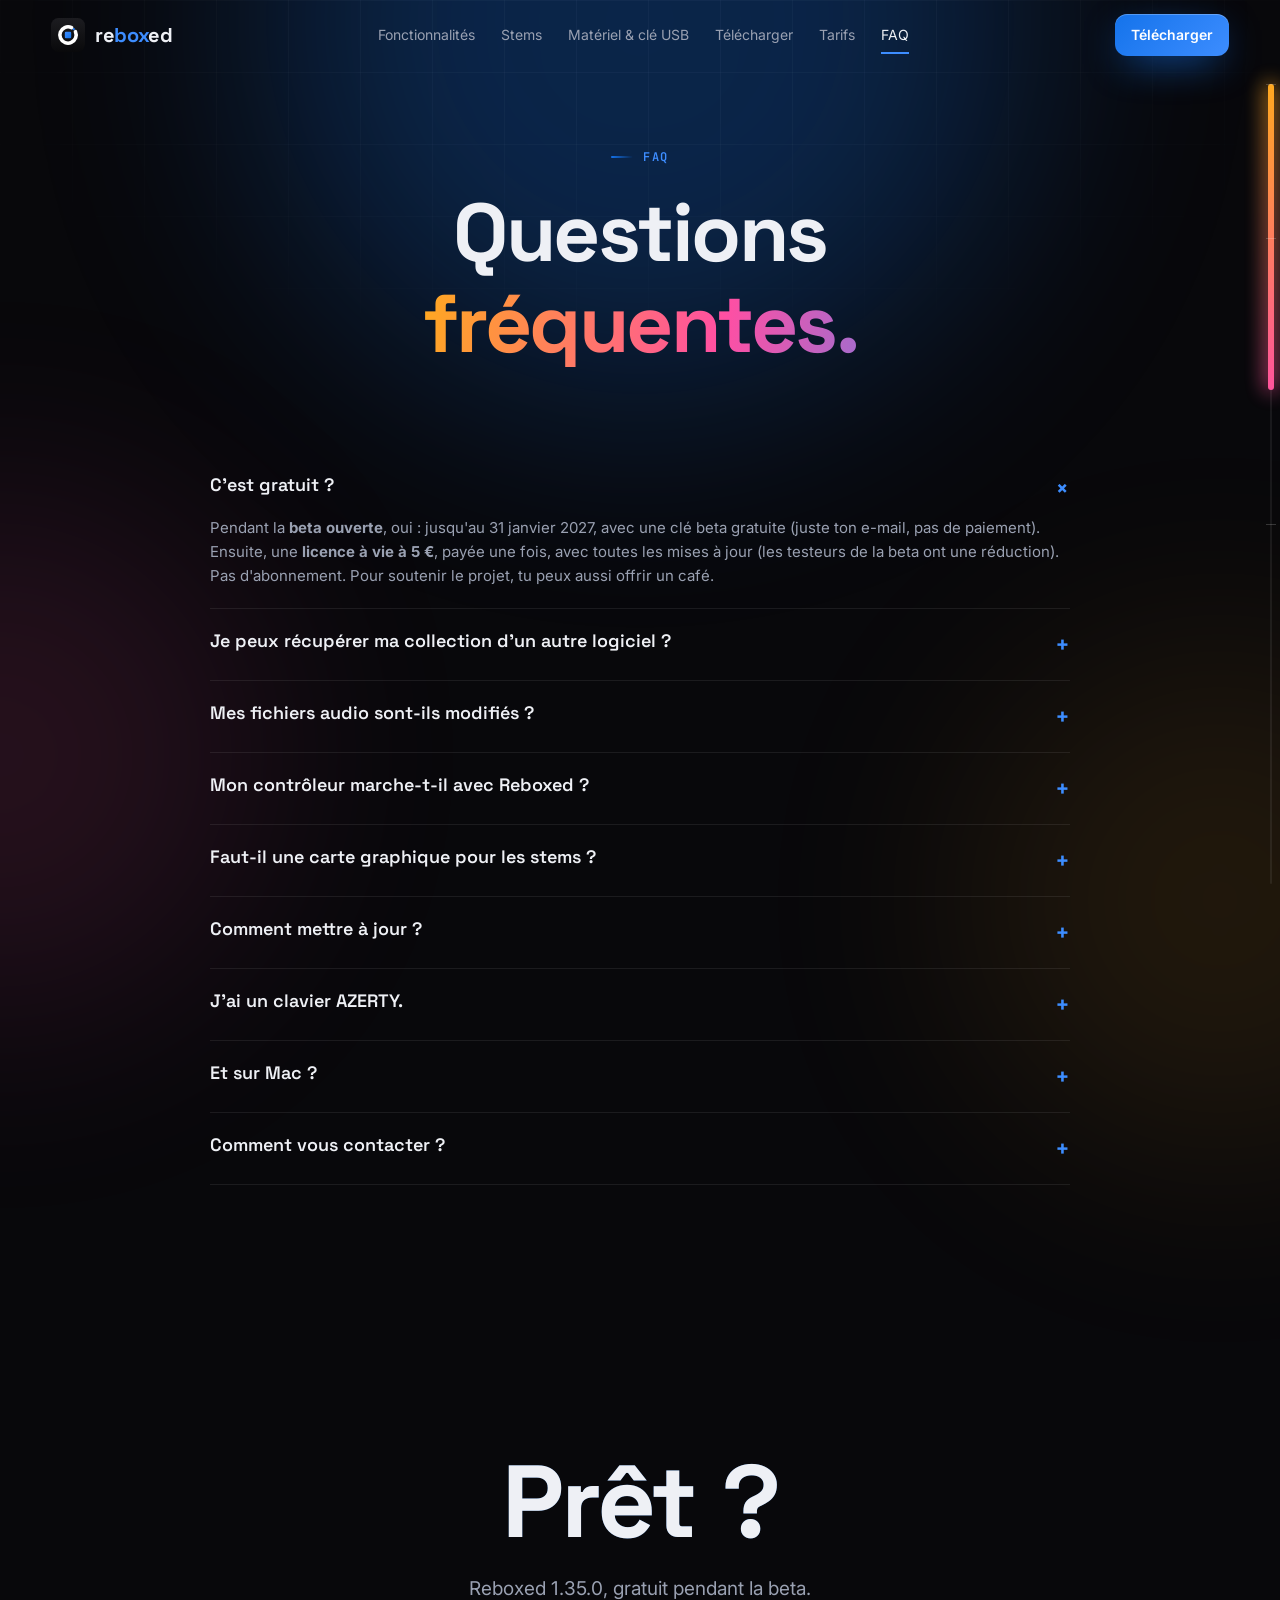
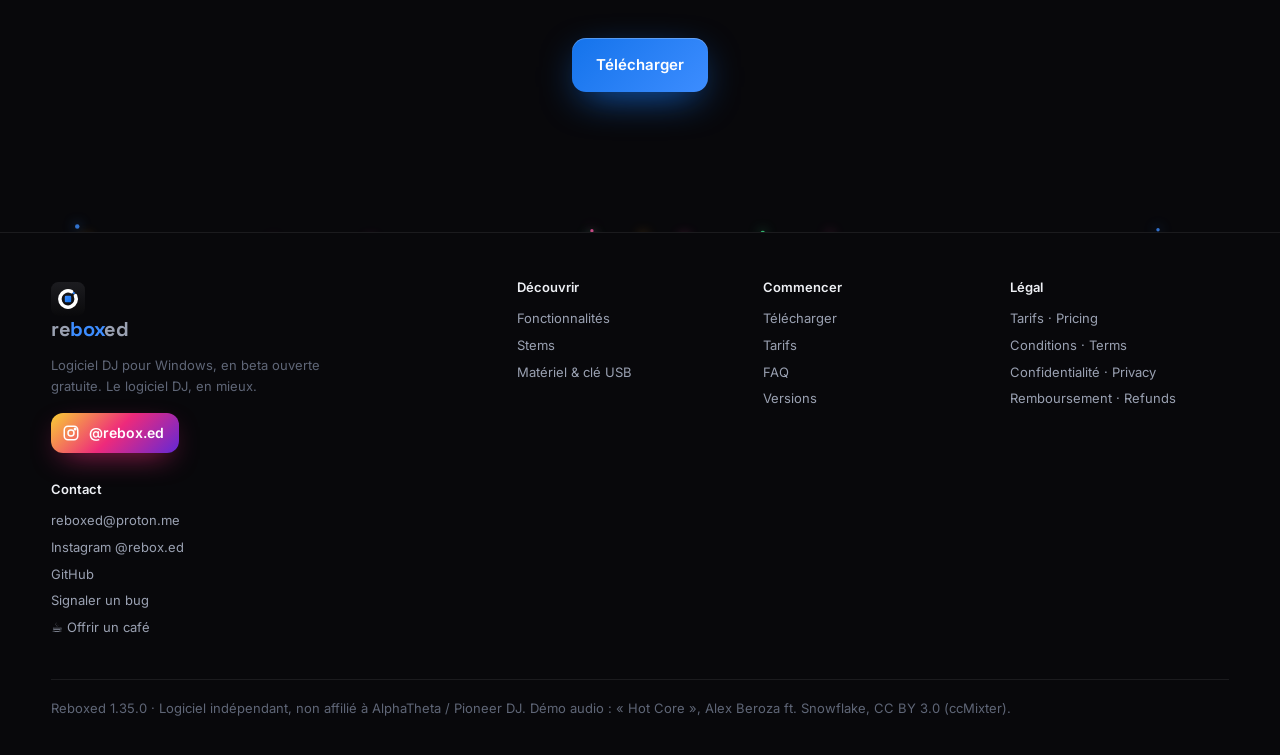
<file: faq.html>
<!DOCTYPE html>
<html lang="fr">
<head>
<meta charset="UTF-8">
<meta name="viewport" content="width=device-width, initial-scale=1">
<title>FAQ — Reboxed</title>
<meta name="description" content="Questions fréquentes sur Reboxed : prix, import de collection, matériel, stems, système.">
<meta name="theme-color" content="#08080b">
<link rel="icon" href="assets/logo.svg" type="image/svg+xml">
<link rel="preconnect" href="https://fonts.googleapis.com"><link rel="preconnect" href="https://fonts.gstatic.com" crossorigin>
<link href="https://fonts.googleapis.com/css2?family=Inter:wght@400;500;600;700;800&family=Space+Grotesk:wght@500;600;700&family=JetBrains+Mono:wght@400;600&display=swap" rel="stylesheet">
<link rel="stylesheet" href="assets/site.css?v=62">
</head>
<body>
<header class="hero small">
  <div class="container">
    <span class="eyebrow">FAQ</span>
    <h1><span class="line"><span>Questions</span></span><span class="line"><span class="grad">fréquentes.</span></span></h1>
  </div>
</header>
<section style="padding-top:0">
  <div class="container">
    <div class="faq">
      <details class="reveal" open><summary>C'est gratuit ?</summary><p>Pendant la <b>beta ouverte</b>, oui : jusqu'au 31 janvier 2027, avec une <a href="https://checkout.dodopayments.com/buy/pdt_0NsUxzJBBnEqtA4jnmpwP?quantity=1" target="_blank" rel="noopener">clé beta gratuite</a> (juste ton e-mail, pas de paiement). Ensuite, une <b>licence à vie à 5 €</b>, payée une fois, avec toutes les mises à jour (les testeurs de la beta ont une réduction). Pas d'abonnement. Pour soutenir le projet, tu peux aussi <a data-donate href="#">offrir un café</a>.</p></details>
      <details class="reveal"><summary>Je peux récupérer ma collection d'un autre logiciel ?</summary><p>Oui, par son export XML : morceaux, infos, hot cues, memory cues, boucles, grilles, playlists et dossiers. Réimport possible sans doublons.</p></details>
      <details class="reveal"><summary>Mes fichiers audio sont-ils modifiés ?</summary><p>Non. Tags, cues et analyses sont enregistrés dans ta bibliothèque Reboxed, pas dans tes fichiers.</p></details>
      <details class="reveal"><summary>Mon contrôleur marche-t-il avec Reboxed ?</summary><p>Globalement, tout ce que ton matériel fait avec son logiciel d'origine (jogs, pads, FX, LED, carte son), il le fait aussi avec Reboxed. Sinon, MIDI learn et clavier. Sur les lecteurs de club, avec une clé exportée par Reboxed.</p></details>
      <details class="reveal"><summary>Faut-il une carte graphique pour les stems ?</summary><p>Non. Par défaut, tout tourne sur le processeur, et FAST va environ 7 fois plus vite que le temps réel. Si tu as une carte graphique, Reboxed peut s'en servir (WebGPU ou DirectML) : Préférences ▸ Stems ▸ Test the engines mesure le moteur le plus rapide sur ton PC.</p></details>
      <details class="reveal"><summary>Comment mettre à jour ?</summary><p>Depuis la 1.11.0, Reboxed te prévient quand une version sort : clique sur « ⬆ Update » en haut, il se met à jour et redémarre. Tu peux aussi vérifier dans Préférences ▸ About ▸ Check for updates. En 1.10.0 ou avant, installe une fois la dernière version depuis la page Télécharger. Ta bibliothèque est gardée.</p></details>
      <details class="reveal"><summary>J'ai un clavier AZERTY.</summary><p>Il est détecté tout seul. Tous les raccourcis se changent dans Préférences ▸ Keyboard.</p></details>
      <details class="reveal"><summary>Et sur Mac ?</summary><p>Pas pour l'instant : Windows uniquement.</p></details>
      <details class="reveal"><summary>Comment vous contacter ?</summary><p>Par e-mail : <a href="mailto:reboxed@proton.me" style="text-decoration:underline">reboxed@proton.me</a>. Sur Instagram : <a href="https://www.instagram.com/rebox.ed/" target="_blank" rel="noopener" style="text-decoration:underline">@rebox.ed</a>. Pour un bug ou une idée, aussi sur <a href="https://github.com/Vlocky1/Reboxed/issues" style="text-decoration:underline">GitHub</a>.</p></details>
    </div>
  </div>
</section>
<section class="final">
  <div class="container reveal">
    <h2>Prêt ?</h2>
    <p class="lead" style="margin:18px auto 34px">Reboxed <span data-version></span>, gratuit pendant la beta.</p>
    <a class="btn btn-primary magnetic" data-download href="telecharger.html">Télécharger</a>
  </div>
</section>
<script src="assets/site.js?v=62"></script>
</body>
</html>
</file>
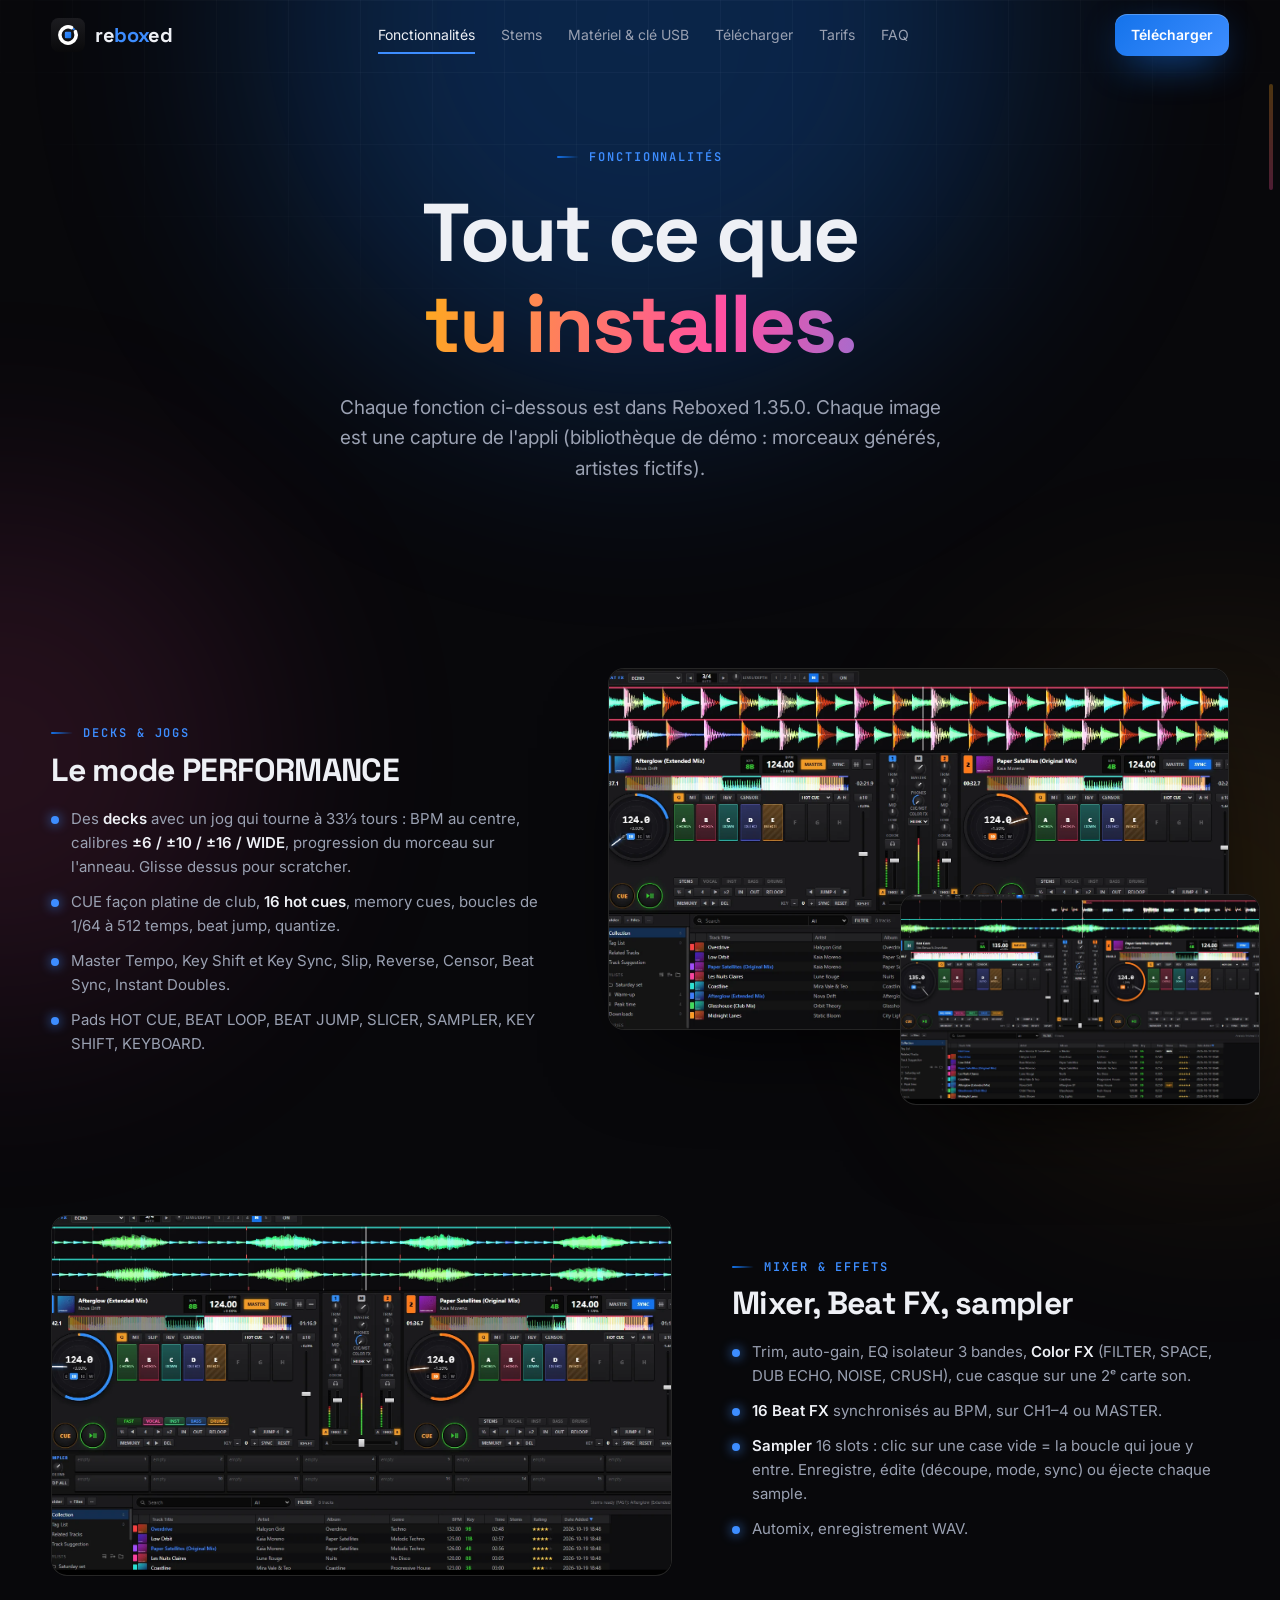
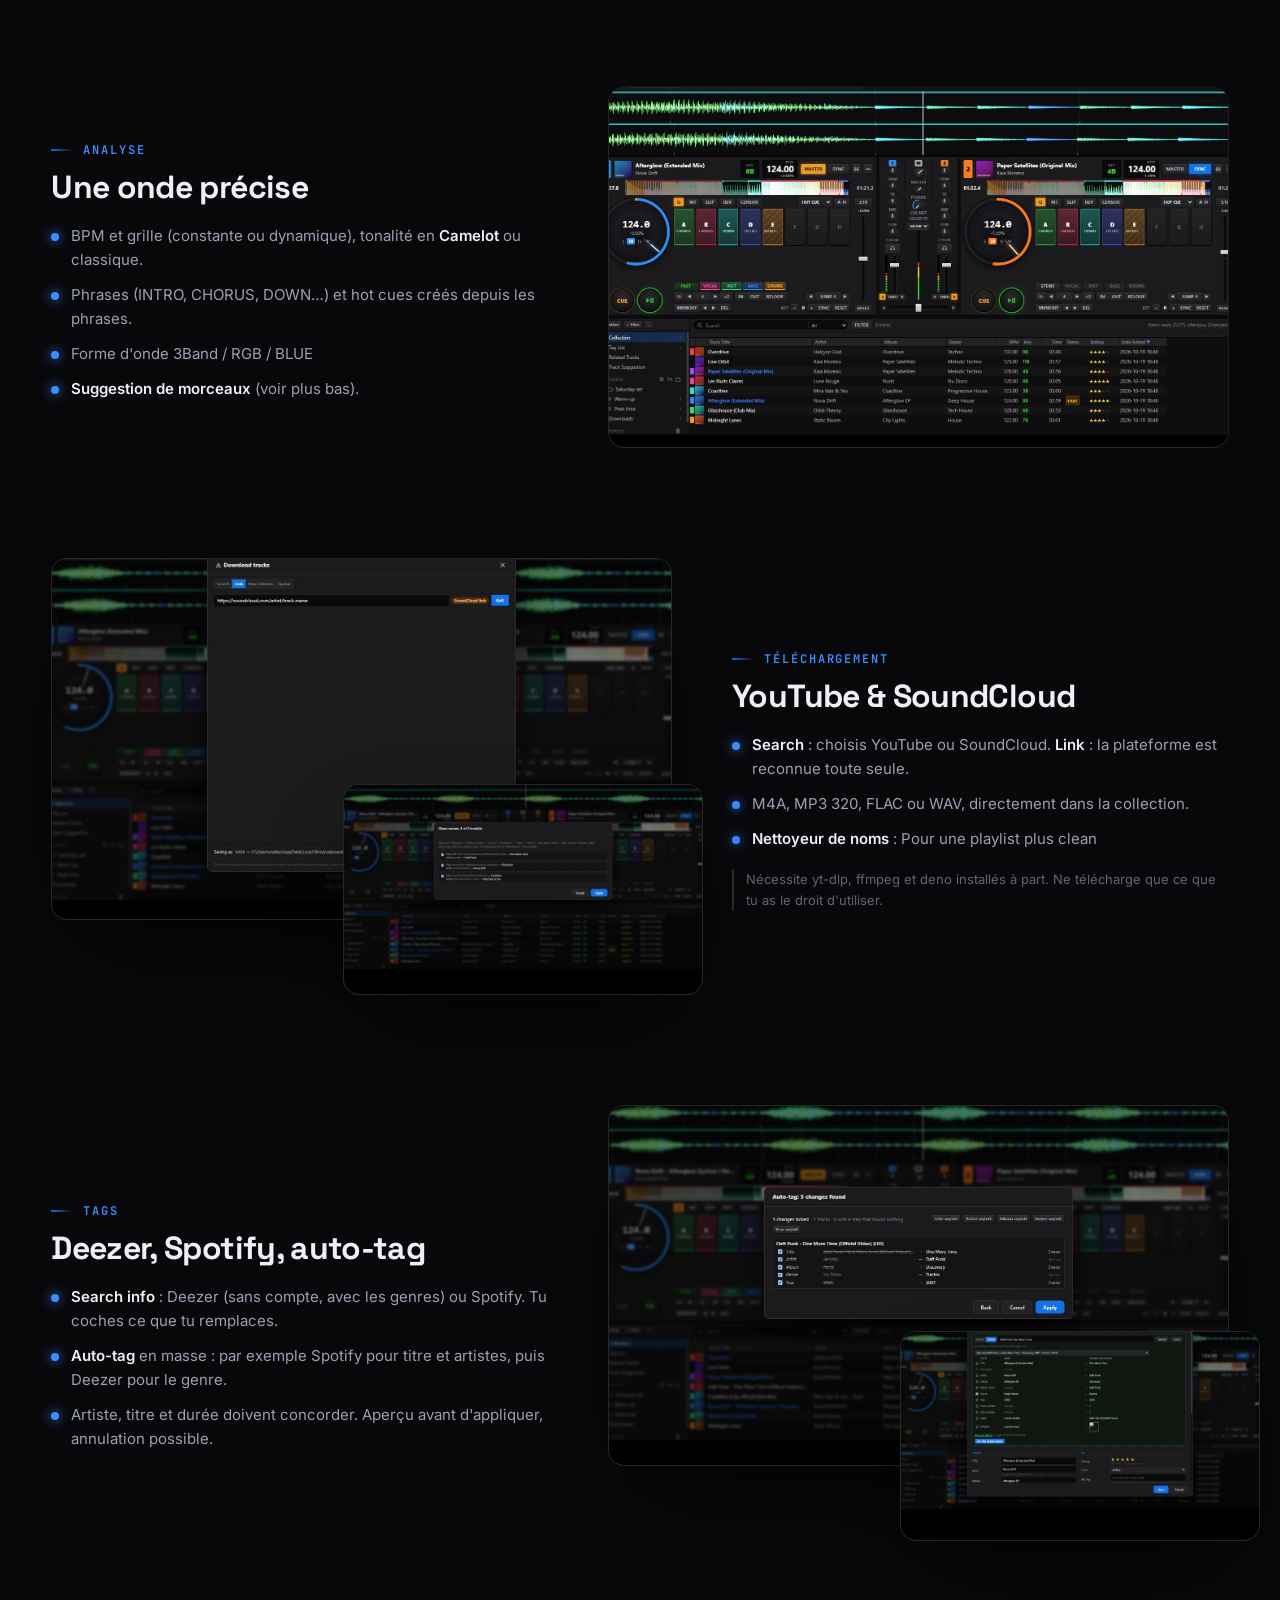
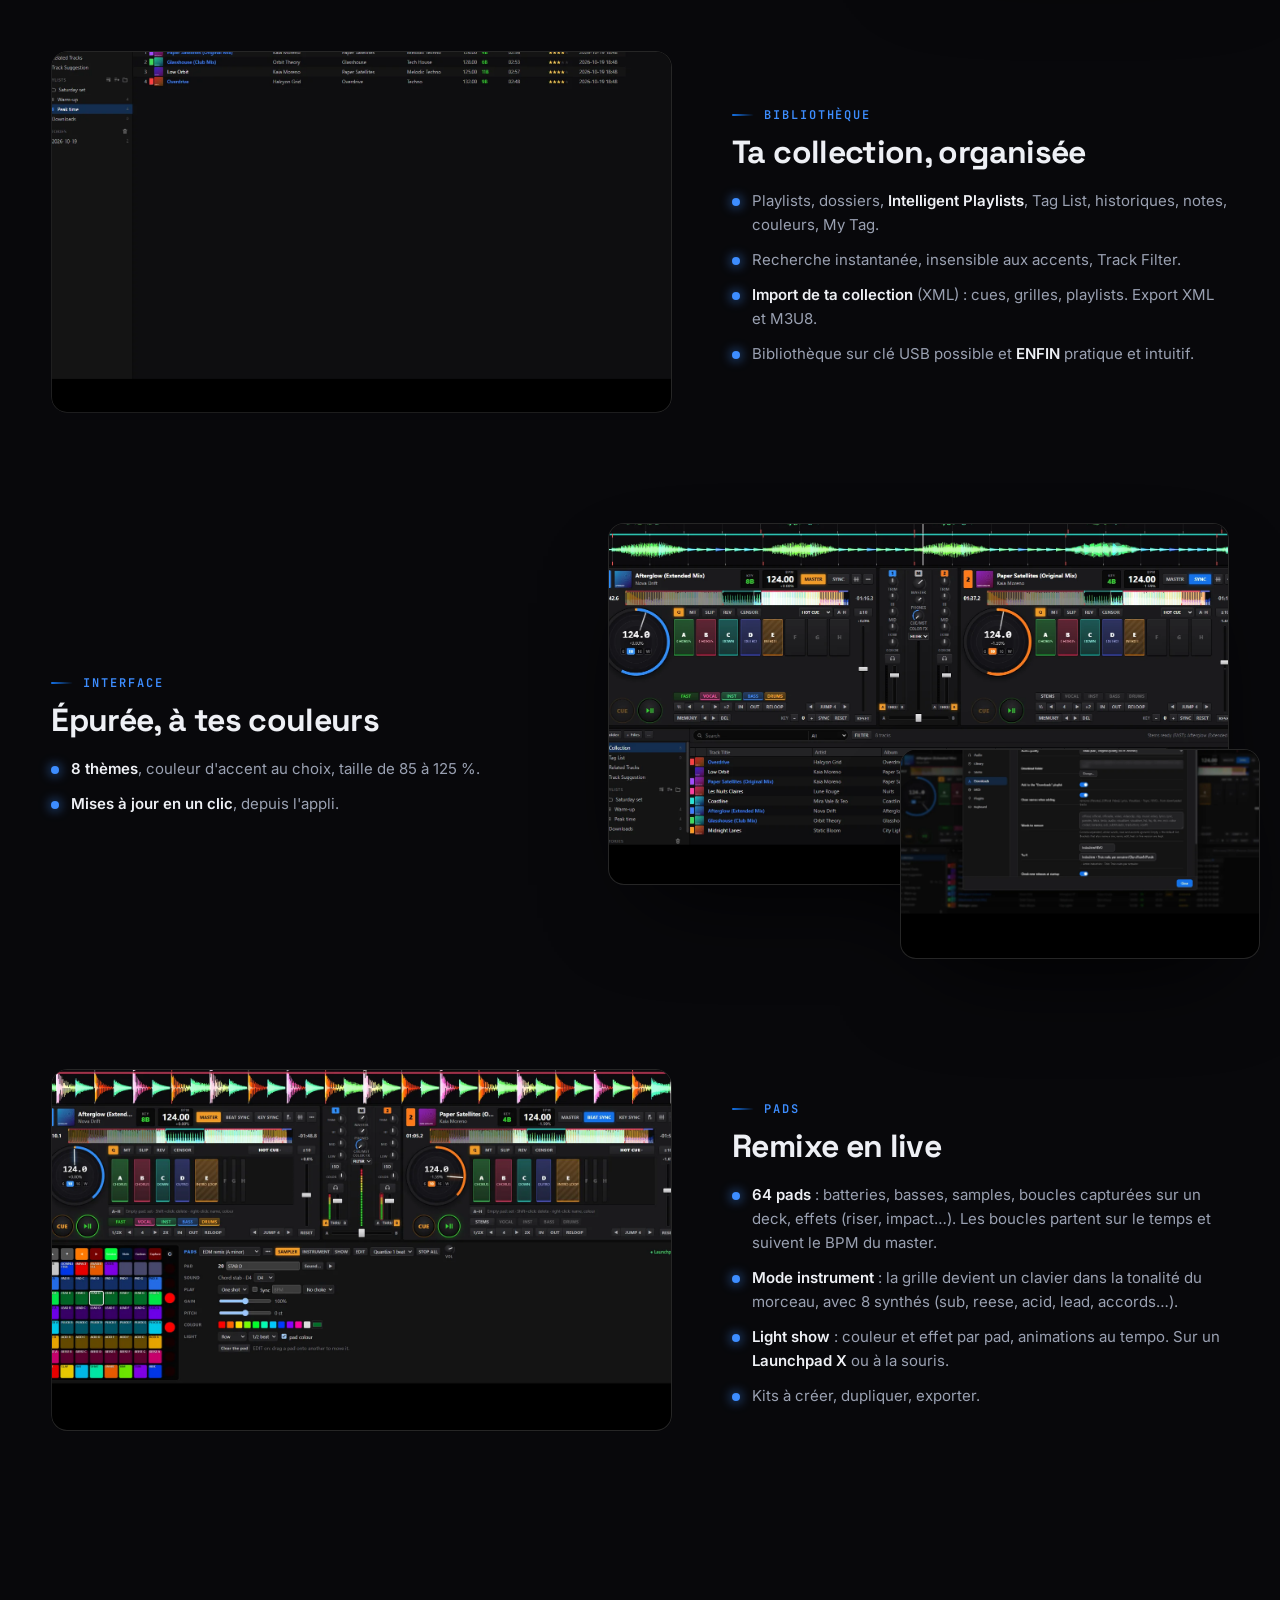
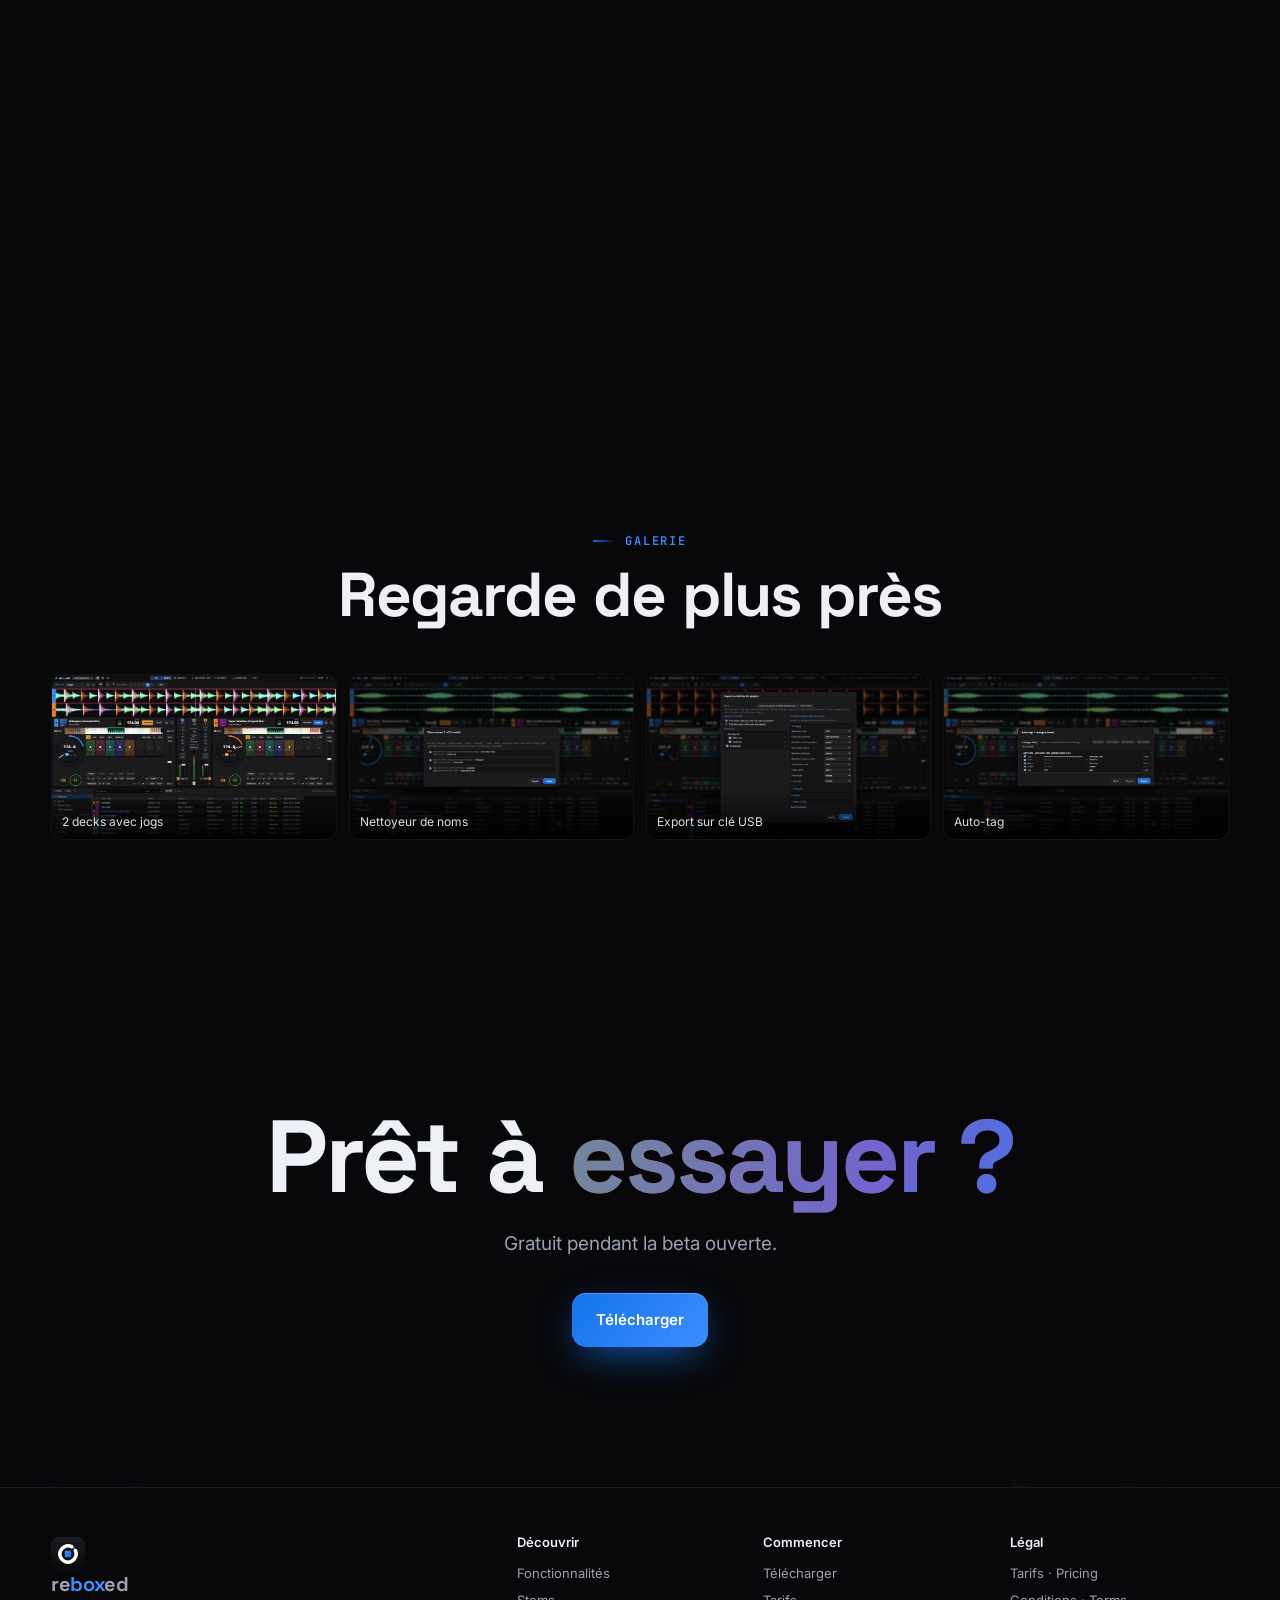
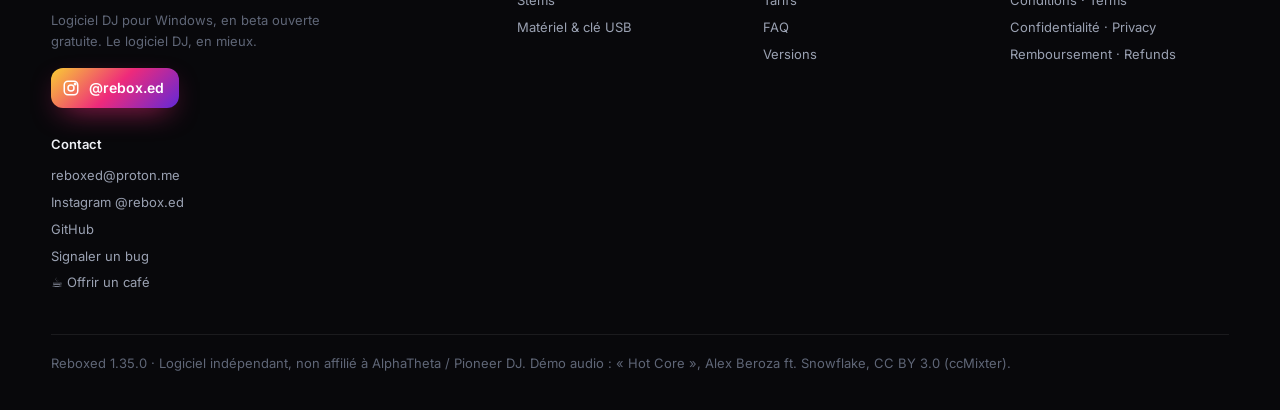
<file: fonctionnalites.html>
<!DOCTYPE html>
<html lang="fr">
<head>
<meta charset="UTF-8">
<meta name="viewport" content="width=device-width, initial-scale=1">
<title>Fonctionnalités — Reboxed</title>
<meta name="description" content="Toutes les fonctionnalités de Reboxed : decks avec jogs, mixer, Beat FX, analyse, téléchargement, tags Deezer / Spotify, bibliothèque.">
<meta name="theme-color" content="#08080b">
<link rel="icon" href="assets/logo.svg" type="image/svg+xml">
<link rel="preconnect" href="https://fonts.googleapis.com"><link rel="preconnect" href="https://fonts.gstatic.com" crossorigin>
<link href="https://fonts.googleapis.com/css2?family=Inter:wght@400;500;600;700;800&family=Space+Grotesk:wght@500;600;700&family=JetBrains+Mono:wght@400;600&display=swap" rel="stylesheet">
<link rel="stylesheet" href="assets/site.css?v=62">
</head>
<body>
<header class="hero small">
  <div class="container">
    <span class="eyebrow">Fonctionnalités</span>
    <h1><span class="line"><span>Tout ce que</span></span><span class="line"><span class="grad">tu installes.</span></span></h1>
    <p class="lead">Chaque fonction ci-dessous est dans Reboxed <span data-version></span>. Chaque image est une capture de l'appli (bibliothèque de démo : morceaux générés, artistes fictifs).</p>
  </div>
</header>

<section style="padding-top:20px">
  <div class="container">
    <div class="feature" id="decks">
      <div class="f-text reveal">
        <span class="eyebrow">Decks &amp; jogs</span>
        <h3>Le mode PERFORMANCE</h3>
        <ul>
          <li><span>Des <b>decks</b> avec un jog qui tourne à 33⅓ tours : BPM au centre, calibres <b>±6 / ±10 / ±16 / WIDE</b>, progression du morceau sur l'anneau. Glisse dessus pour scratcher.</span></li>
          <li><span>CUE façon platine de club, <b>16 hot cues</b>, memory cues, boucles de 1/64 à 512 temps, beat jump, quantize.</span></li>
          <li><span>Master Tempo, Key Shift et Key Sync, Slip, Reverse, Censor, Beat Sync, Instant Doubles.</span></li>
          <li><span>Pads HOT CUE, BEAT LOOP, BEAT JUMP, SLICER, SAMPLER, KEY SHIFT, KEYBOARD.</span></li>
        </ul>
      </div>
      <div class="shot-stack reveal d1">
        <figure class="shot tilt" data-full="assets/shots/01-performance.webp" data-cap="2 decks avec jogs"><img src="assets/shots/01-performance.webp" alt="2 decks" loading="lazy"><span class="glare"></span></figure>
        <figure class="shot tilt" data-full="assets/shots/22-song-loaded.webp" data-cap="Un morceau chargé, jog et BPM au centre"><img src="assets/shots/22-song-loaded.webp" alt="Morceau chargé sur un deck" loading="lazy"><span class="glare"></span></figure>
      </div>
    </div>

    <div class="feature rev">
      <div class="f-text reveal">
        <span class="eyebrow">Mixer &amp; effets</span>
        <h3>Mixer, Beat FX, sampler</h3>
        <ul>
          <li><span>Trim, auto-gain, EQ isolateur 3 bandes, <b>Color FX</b> (FILTER, SPACE, DUB ECHO, NOISE, CRUSH), cue casque sur une 2ᵉ carte son.</span></li>
          <li><span><b>16 Beat FX</b> synchronisés au BPM, sur CH1–4 ou MASTER.</span></li>
          <li><span><b>Sampler</b> 16 slots : clic sur une case vide = la boucle qui joue y entre. Enregistre, édite (découpe, mode, sync) ou éjecte chaque sample.</span></li>
          <li><span>Automix, enregistrement WAV.</span></li>
        </ul>
      </div>
      <figure class="shot tilt reveal d1" data-full="assets/shots/05-sampler.webp" data-cap="Sampler"><img src="assets/shots/05-sampler.webp" alt="Sampler" loading="lazy"><span class="glare"></span></figure>
    </div>

    <div class="feature" id="analyse">
      <div class="f-text reveal">
        <span class="eyebrow">Analyse</span>
        <h3>Une onde précise</h3>
        <ul>
          <li><span>BPM et grille (constante ou dynamique), tonalité en <b>Camelot</b> ou classique.</span></li>
          <li><span>Phrases (INTRO, CHORUS, DOWN…) et hot cues créés depuis les phrases.</span></li>
          <li><span>Forme d'onde 3Band / RGB / BLUE</span></li>
          <li><span><b>Suggestion de morceaux</b> (voir plus bas).</span></li>
        </ul>
      </div>
      <figure class="shot tilt reveal d1" data-full="assets/shots/03-waveform-zoom.webp" data-cap="Forme d'onde zoomée"><img src="assets/shots/03-waveform-zoom.webp" alt="Forme d'onde" loading="lazy"><span class="glare"></span></figure>
    </div>

    <div class="feature rev" id="telechargement">
      <div class="f-text reveal">
        <span class="eyebrow">Téléchargement</span>
        <h3>YouTube &amp; SoundCloud</h3>
        <ul>
          <li><span><b>Search</b> : choisis YouTube ou SoundCloud. <b>Link</b> : la plateforme est reconnue toute seule.</span></li>
          <li><span>M4A, MP3 320, FLAC ou WAV, directement dans la collection.</span></li>
          <li><span><b>Nettoyeur de noms</b> : Pour une playlist plus clean</span></li>
        </ul>
        <p class="note">Nécessite yt-dlp, ffmpeg et deno installés à part. Ne télécharge que ce que tu as le droit d'utiliser.</p>
      </div>
      <div class="shot-stack reveal d1">
        <figure class="shot tilt" data-full="assets/shots/08-download-link.webp" data-cap="Lien reconnu"><img src="assets/shots/08-download-link.webp" alt="Téléchargement" loading="lazy"><span class="glare"></span></figure>
        <figure class="shot tilt" data-full="assets/shots/09-clean-names.webp" data-cap="Nettoyeur de noms"><img src="assets/shots/09-clean-names.webp" alt="Nettoyeur" loading="lazy"><span class="glare"></span></figure>
      </div>
    </div>

    <div class="feature" id="tags">
      <div class="f-text reveal">
        <span class="eyebrow">Tags</span>
        <h3>Deezer, Spotify, auto-tag</h3>
        <ul>
          <li><span><b>Search info</b> : Deezer (sans compte, avec les genres) ou Spotify. Tu coches ce que tu remplaces.</span></li>
          <li><span><b>Auto-tag</b> en masse : par exemple Spotify pour titre et artistes, puis Deezer pour le genre.</span></li>
          <li><span>Artiste, titre et durée doivent concorder. Aperçu avant d'appliquer, annulation possible.</span></li>
        </ul>
      </div>
      <div class="shot-stack reveal d1">
        <figure class="shot tilt" data-full="assets/shots/11-autotag-review.webp" data-cap="Auto-tag (vraie réponse Deezer)"><img src="assets/shots/11-autotag-review.webp" alt="Auto-tag" loading="lazy"><span class="glare"></span></figure>
        <figure class="shot tilt" data-full="assets/shots/12-track-info-lookup.webp" data-cap="Track info : recherche"><img src="assets/shots/12-track-info-lookup.webp" alt="Track info" loading="lazy"><span class="glare"></span></figure>
      </div>
    </div>

    <div class="feature rev" id="bibliotheque">
      <div class="f-text reveal">
        <span class="eyebrow">Bibliothèque</span>
        <h3>Ta collection, organisée</h3>
        <ul>
          <li><span>Playlists, dossiers, <b>Intelligent Playlists</b>, Tag List, historiques, notes, couleurs, My Tag.</span></li>
          <li><span>Recherche instantanée, insensible aux accents, Track Filter.</span></li>
          <li><span><b>Import de ta collection</b> (XML) : cues, grilles, playlists. Export XML et M3U8.</span></li>
          <li><span>Bibliothèque sur clé USB possible et <b>ENFIN</b> pratique et intuitif.</span></li>
        </ul>
      </div>
      <figure class="shot tilt reveal d1" data-full="assets/shots/06-library.webp" data-cap="Mode LIBRARY"><img src="assets/shots/06-library.webp" alt="Bibliothèque" loading="lazy"><span class="glare"></span></figure>
    </div>

    <div class="feature" id="interface">
      <div class="f-text reveal">
        <span class="eyebrow">Interface</span>
        <h3>Épurée, à tes couleurs</h3>
        <ul>
          <li><span><b>8 thèmes</b>, couleur d'accent au choix, taille de 85 à 125 %.</span></li>
          <li><span><b>Mises à jour en un clic</b>, depuis l'appli.</span></li>
        </ul>
      </div>
      <div class="shot-stack reveal d1">
        <figure class="shot tilt" data-full="assets/shots/13-appearance.webp" data-cap="Préférences ▸ Appearance"><img src="assets/shots/13-appearance.webp" alt="Appearance" loading="lazy"><span class="glare"></span></figure>
        <figure class="shot tilt" data-full="assets/shots/20-downloads-settings.webp?v=2" data-cap="Préférences ▸ Downloads"><img src="assets/shots/20-downloads-settings.webp?v=2" alt="Préférences" loading="lazy"><span class="glare"></span></figure>
      </div>
    </div>

    <div class="feature rev" id="pads">
      <div class="f-text reveal">
        <span class="eyebrow">Pads</span>
        <h3>Remixe en live</h3>
        <ul>
          <li><span><b>64 pads</b> : batteries, basses, samples, boucles capturées sur un deck, effets (riser, impact…). Les boucles partent sur le temps et suivent le BPM du master.</span></li>
          <li><span><b>Mode instrument</b> : la grille devient un clavier dans la tonalité du morceau, avec 8 synthés (sub, reese, acid, lead, accords…).</span></li>
          <li><span><b>Light show</b> : couleur et effet par pad, animations au tempo. Sur un <b>Launchpad X</b> ou à la souris.</span></li>
          <li><span>Kits à créer, dupliquer, exporter.</span></li>
        </ul>
      </div>
      <figure class="shot tilt reveal d1" data-full="assets/shots/24-pads.webp" data-cap="Panneau PADS"><img src="assets/shots/24-pads.webp" alt="Panneau PADS" loading="lazy"><span class="glare"></span></figure>
    </div>

    <div class="feature" id="suggestion">
      <div class="f-text reveal">
        <span class="eyebrow">Suggestion</span>
        <h3>Le prochain morceau</h3>
        <ul>
          <li><span>Le son, la <b>tonalité</b>, le <b>tempo</b> et l'<b>énergie</b> : garder, monter ou redescendre.</span></li>
          <li><span>Apprend de tes historiques ce que tu enchaînes d'habitude.</span></li>
          <li><span>Sans compte. <b>Gemini</b> en option (ta clé) : il reclasse et propose des morceaux à découvrir. Seuls les titres, artistes, BPM et tonalités sont envoyés.</span></li>
        </ul>
      </div>
      <figure class="shot tilt reveal d1" data-full="assets/shots/25-suggest.webp" data-cap="Suggestion de morceaux"><img src="assets/shots/25-suggest.webp" alt="Suggestion de morceaux" loading="lazy"><span class="glare"></span></figure>
    </div>
  </div>
</section>

<section>
  <div class="container">
    <div class="center reveal"><span class="eyebrow">Galerie</span><h2>Regarde de plus près</h2></div>
    <div class="gallery" id="gallery"></div>
  </div>
</section>

<section class="final">
  <div class="container reveal">
    <h2>Prêt à <span class="grad">essayer ?</span></h2>
    <p class="lead" style="margin:18px auto 34px">Gratuit pendant la beta ouverte.</p>
    <a class="btn btn-primary magnetic" href="telecharger.html">Télécharger</a>
  </div>
</section>
<script src="assets/site.js?v=62"></script>
<script>
  const shots = [
    ['01-performance', '2 decks avec jogs'], ['09-clean-names', 'Nettoyeur de noms'], ['21-usb-export', 'Export sur clé USB'], ['11-autotag-review', 'Auto-tag'],
  ];
  const gal = document.getElementById('gallery');
  gal.innerHTML = shots.map(([f, c], i) => `<figure class="reveal${i % 4 ? ` d${i % 4}` : ''}" data-full="assets/shots/${f}.webp" data-cap="${c}"><img src="assets/shots/${f}.webp" alt="${c}" loading="lazy"><figcaption>${c}</figcaption></figure>`).join('');
  gal.querySelectorAll('figure').forEach((f) => window.observeReveal(f));
</script>
</body>
</html>
</file>
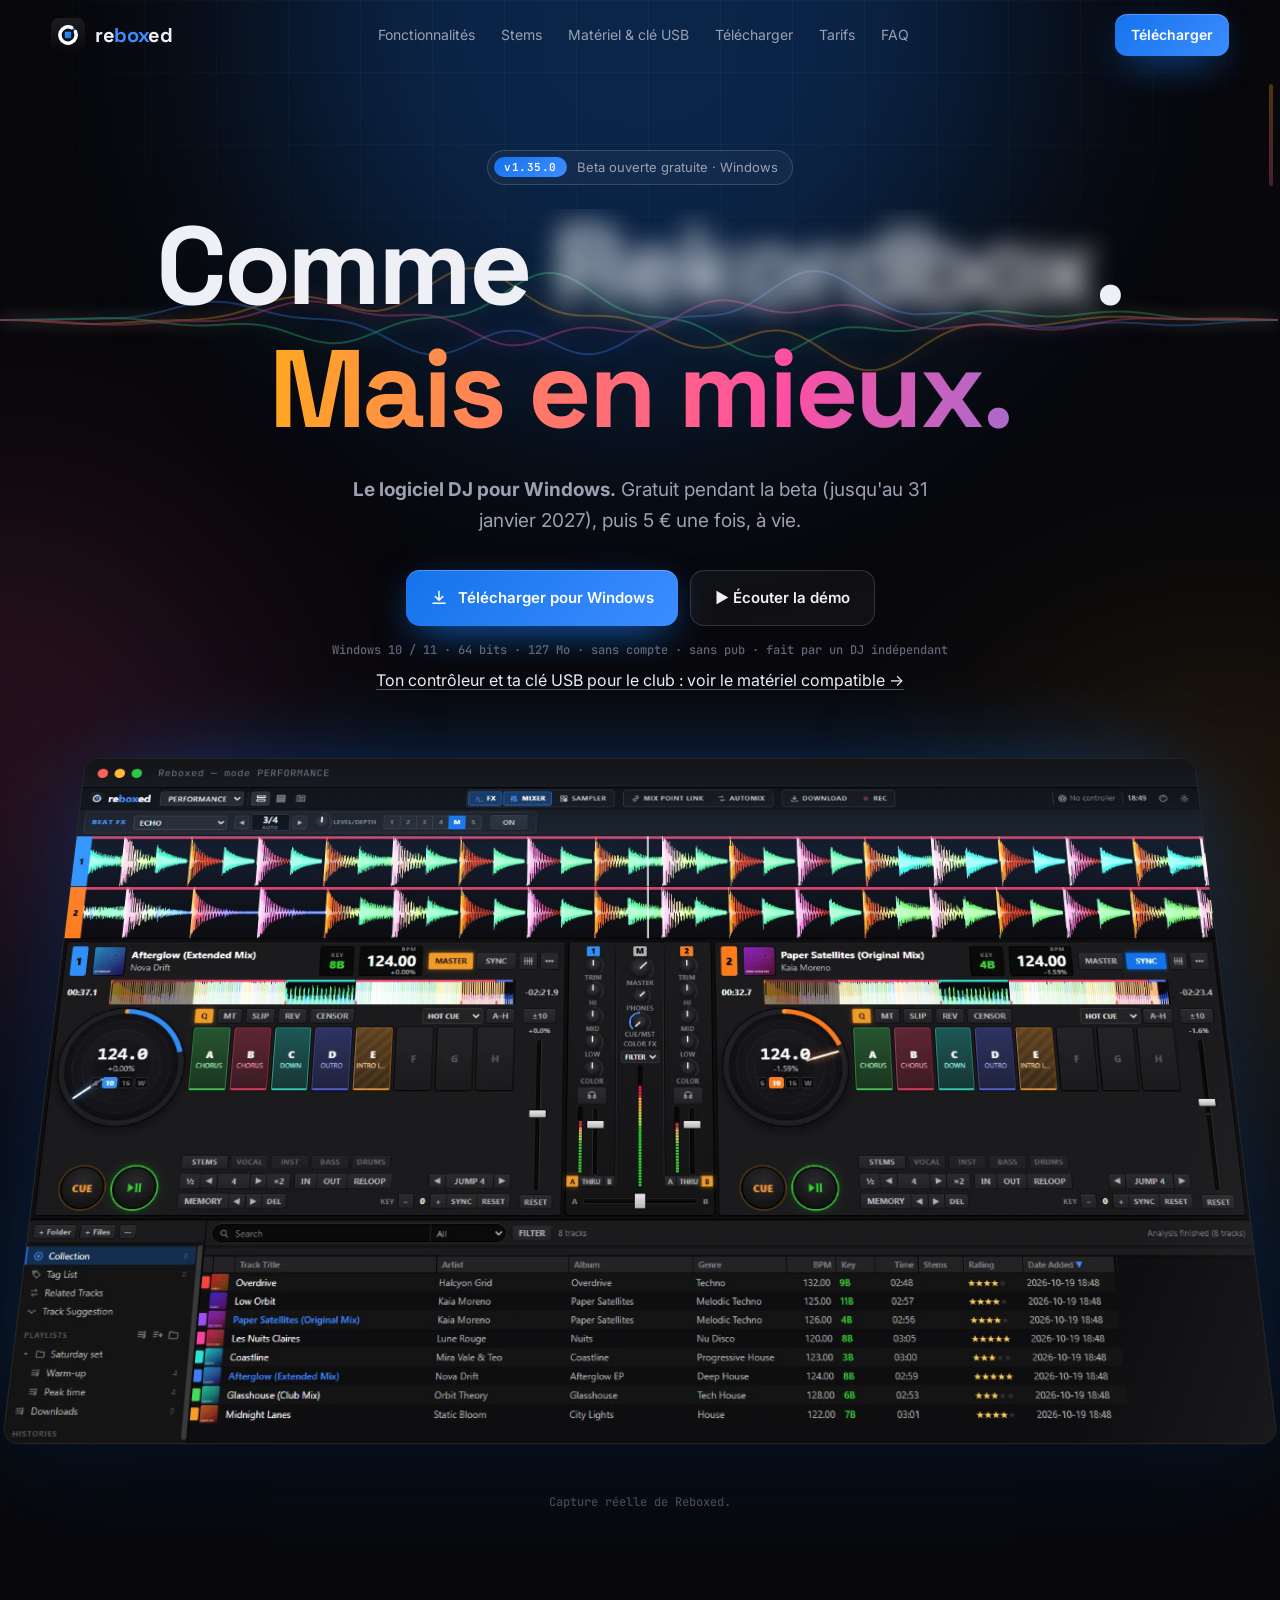
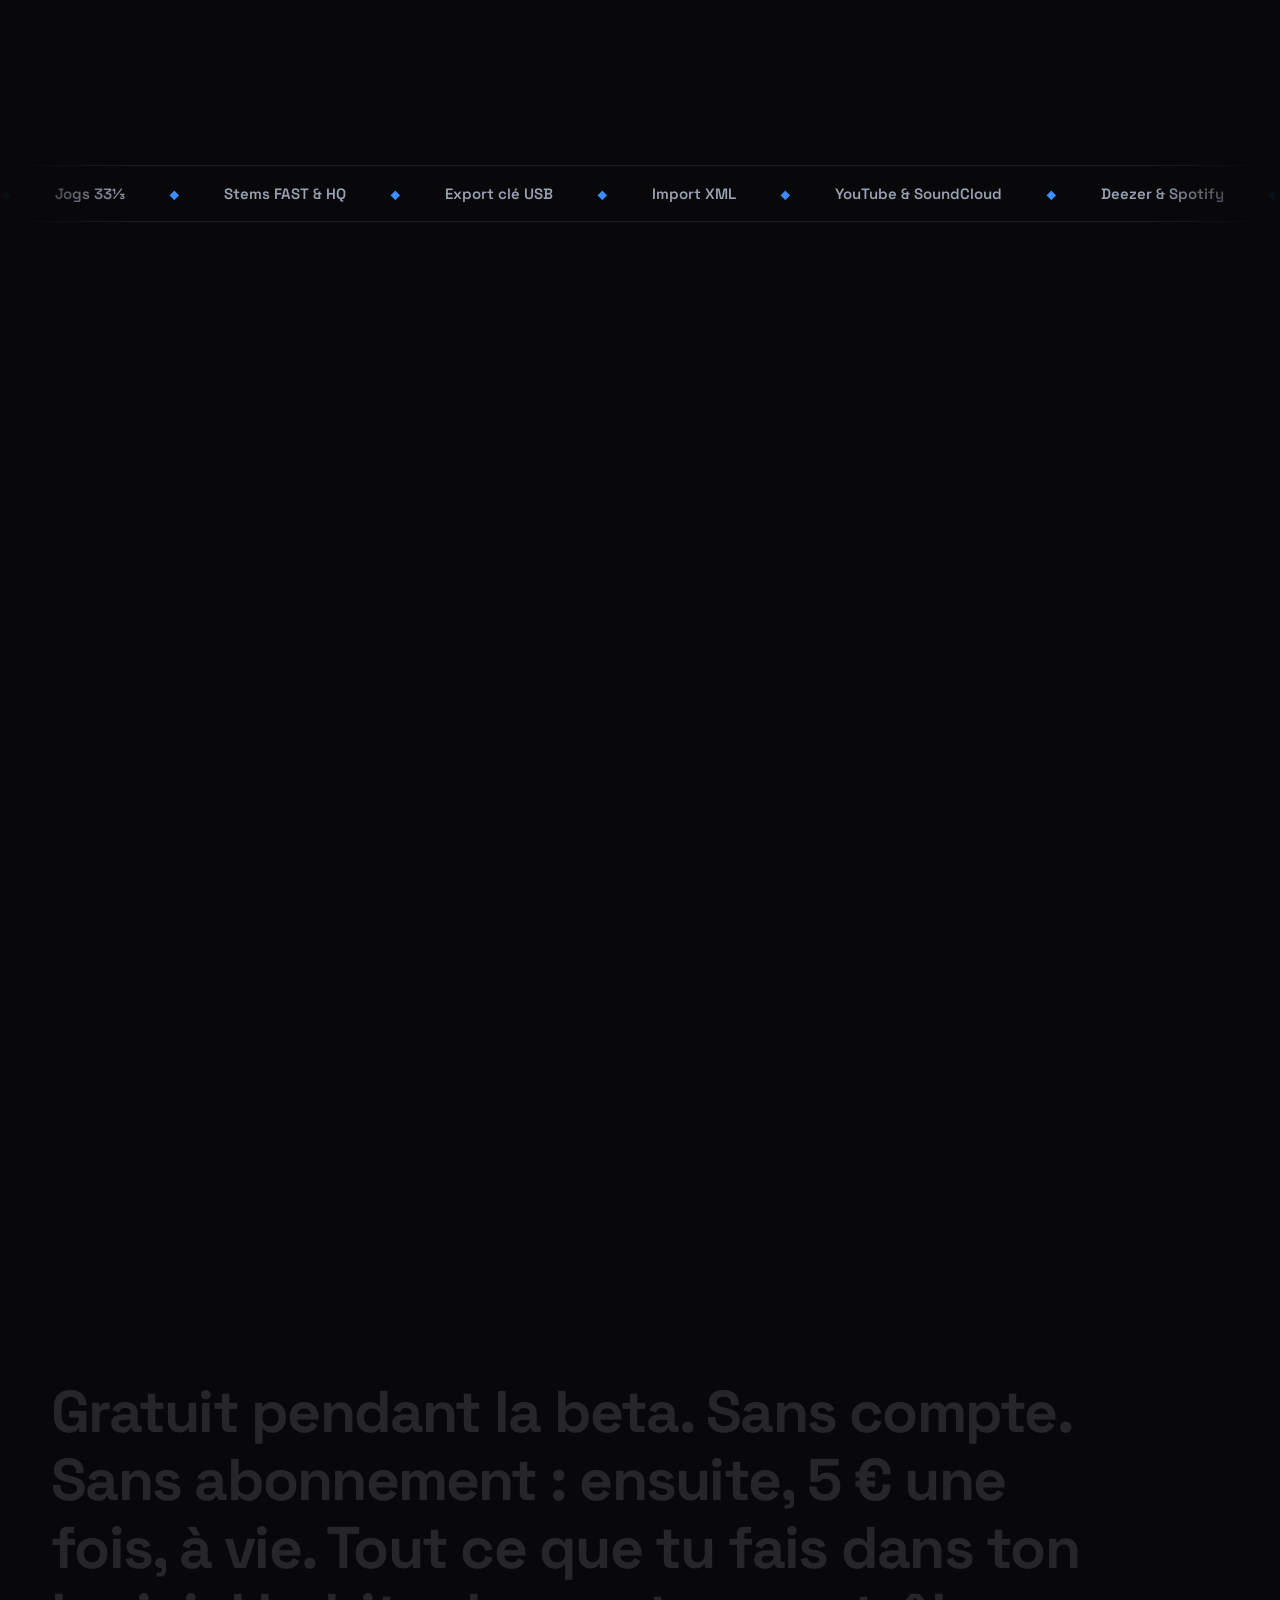
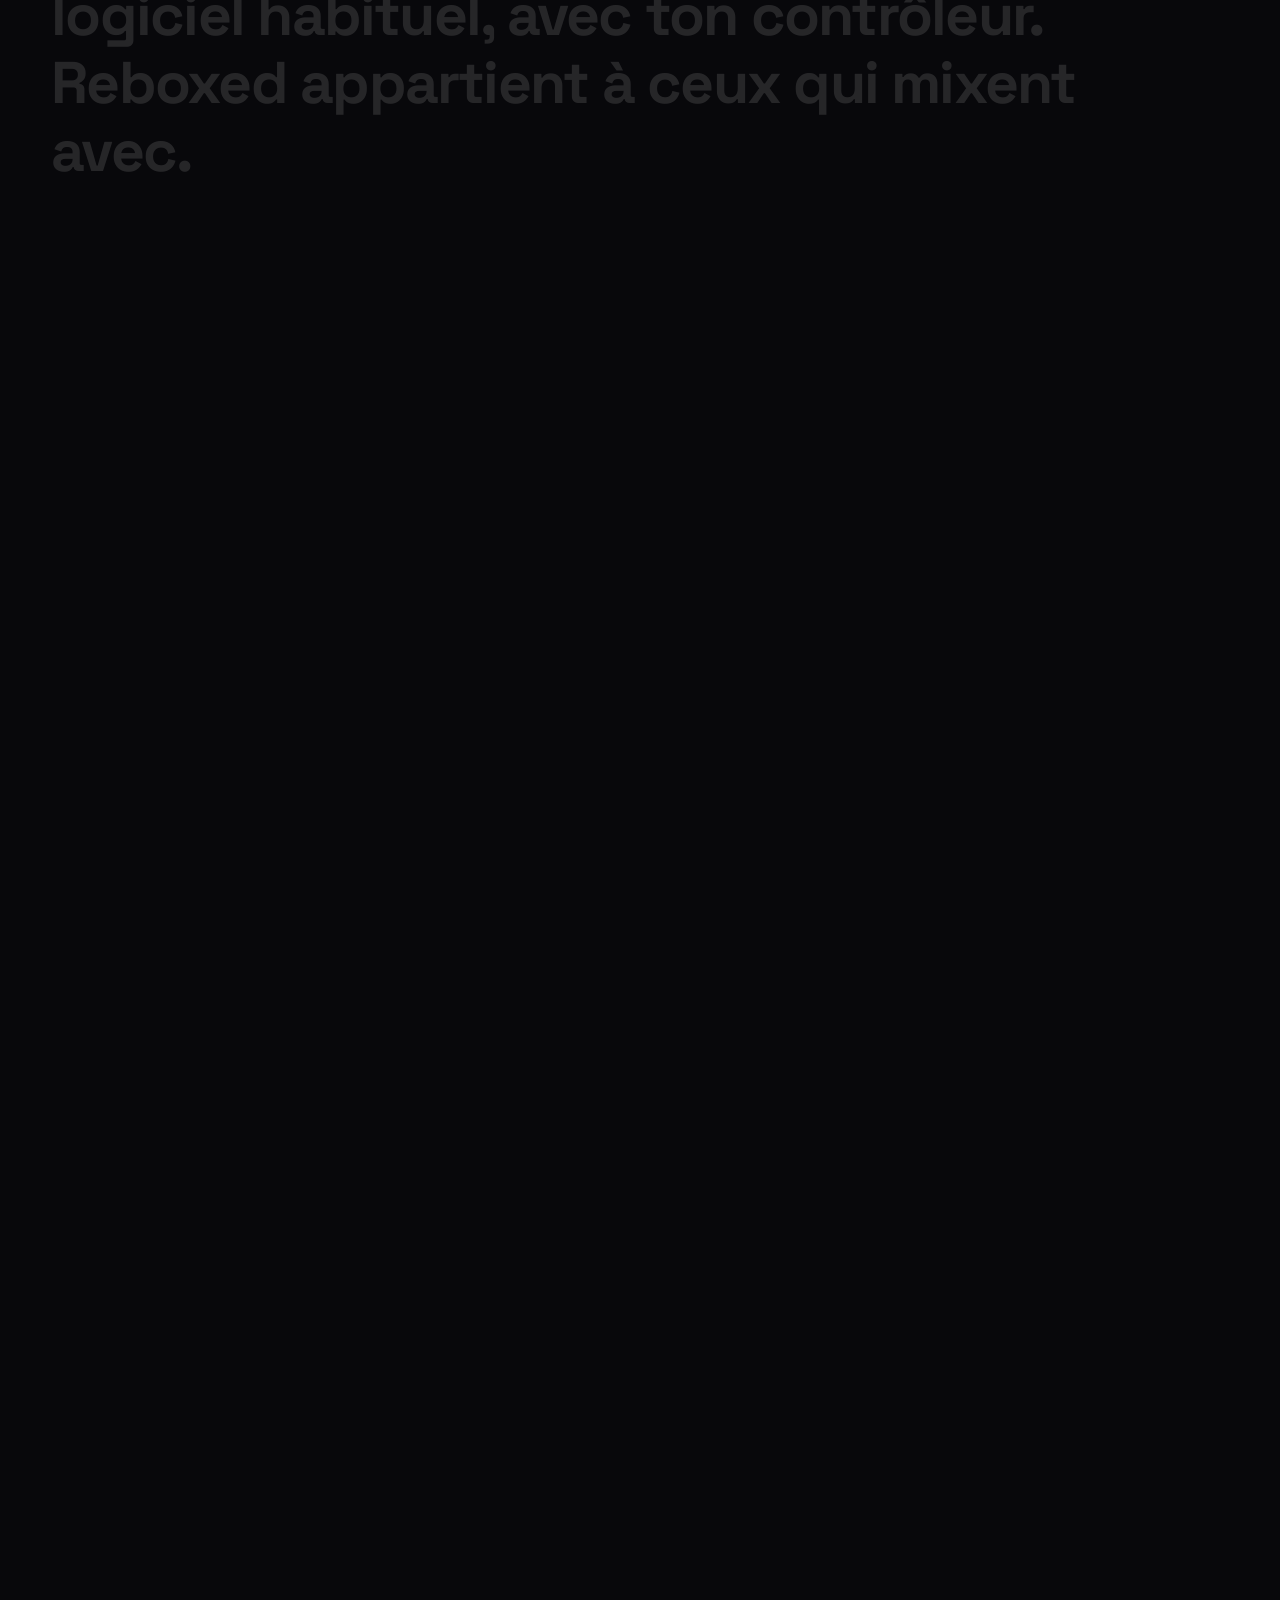
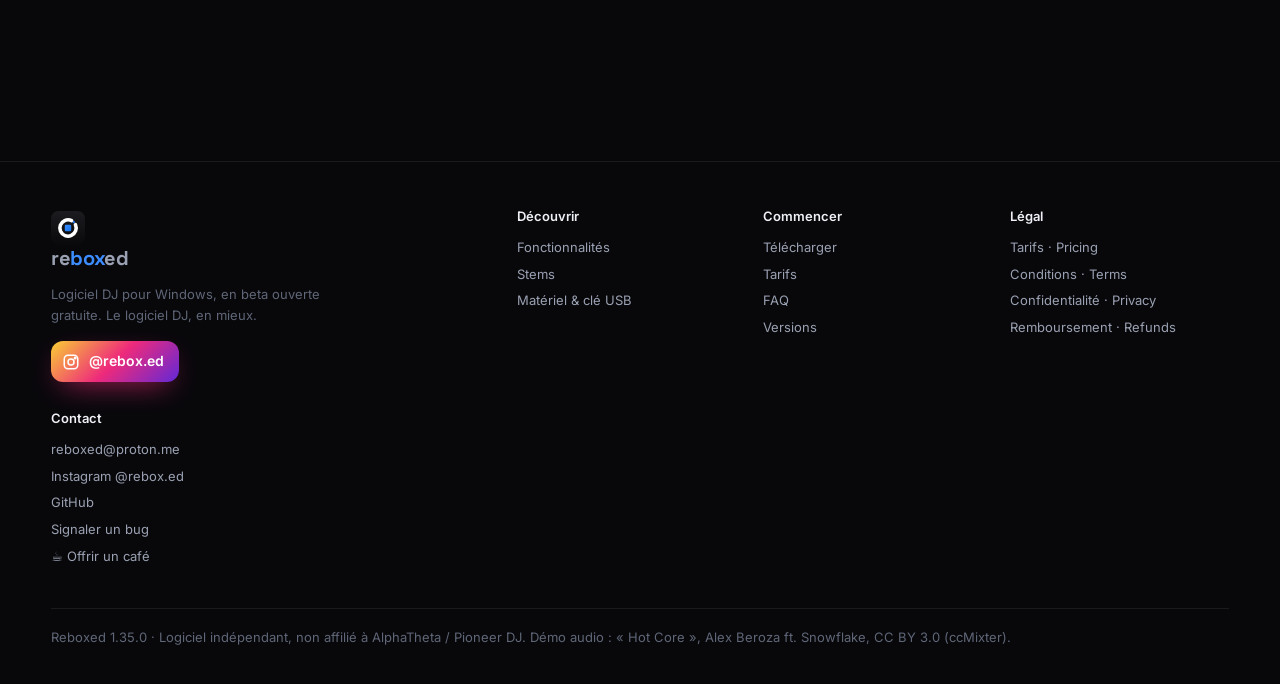
<file: main.html>
<!DOCTYPE html>
<html lang="fr"><head><meta charset="UTF-8"><meta http-equiv="refresh" content="0; url=index.html"><link rel="canonical" href="index.html"><title>Reboxed</title></head>
<body><a href="index.html">Reboxed</a></body></html>
</file>
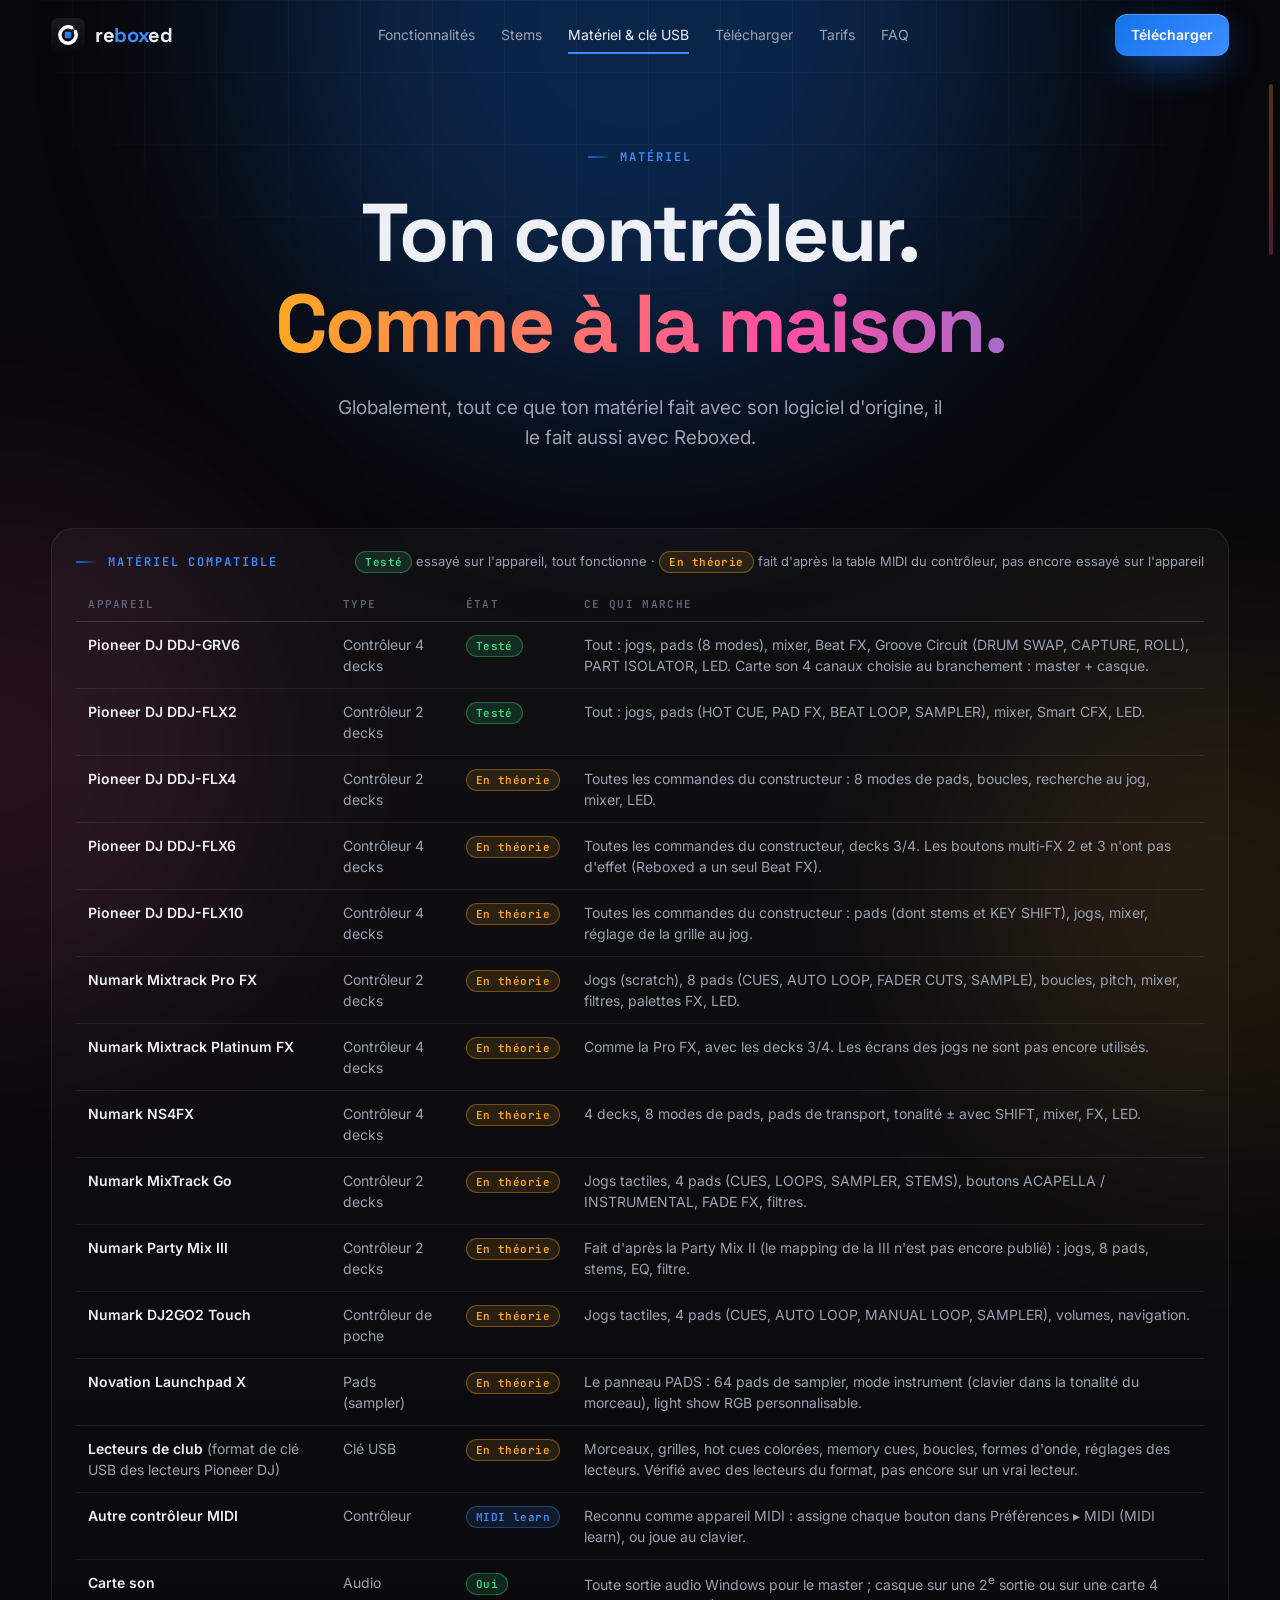
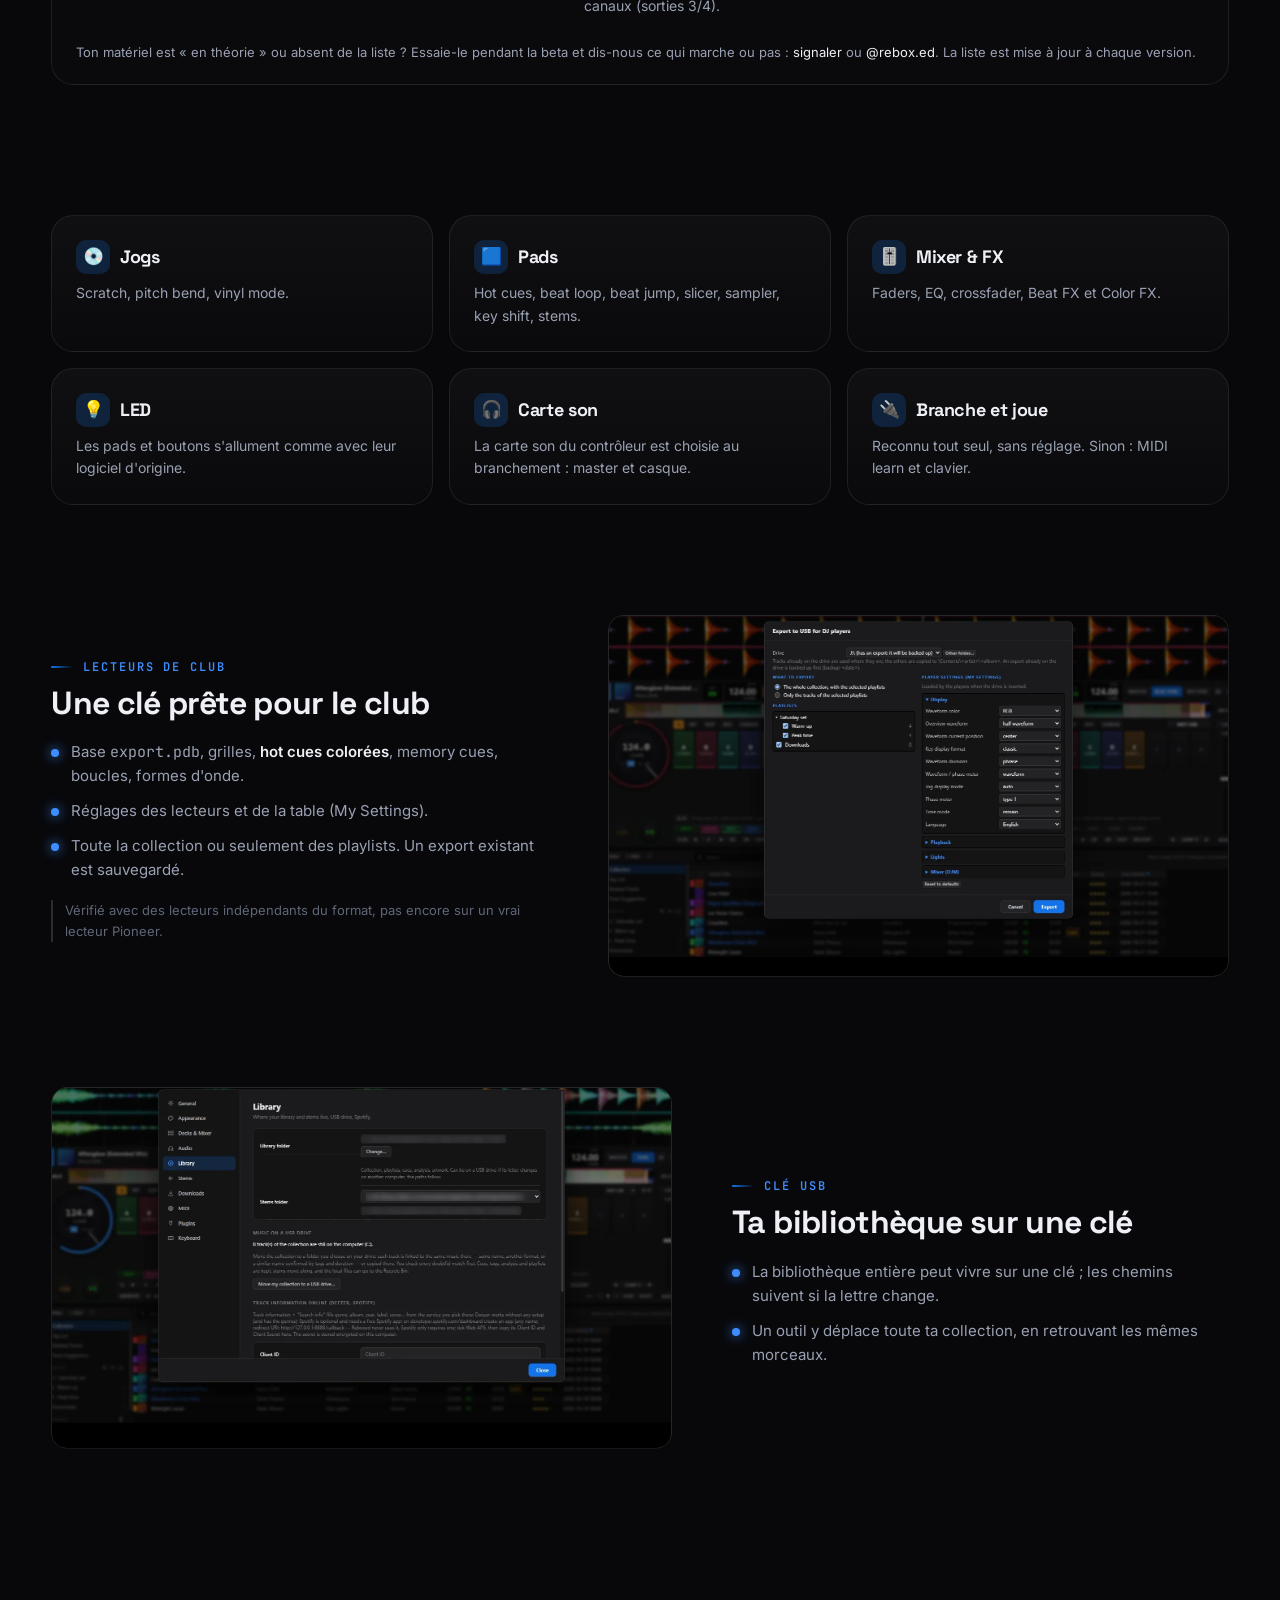
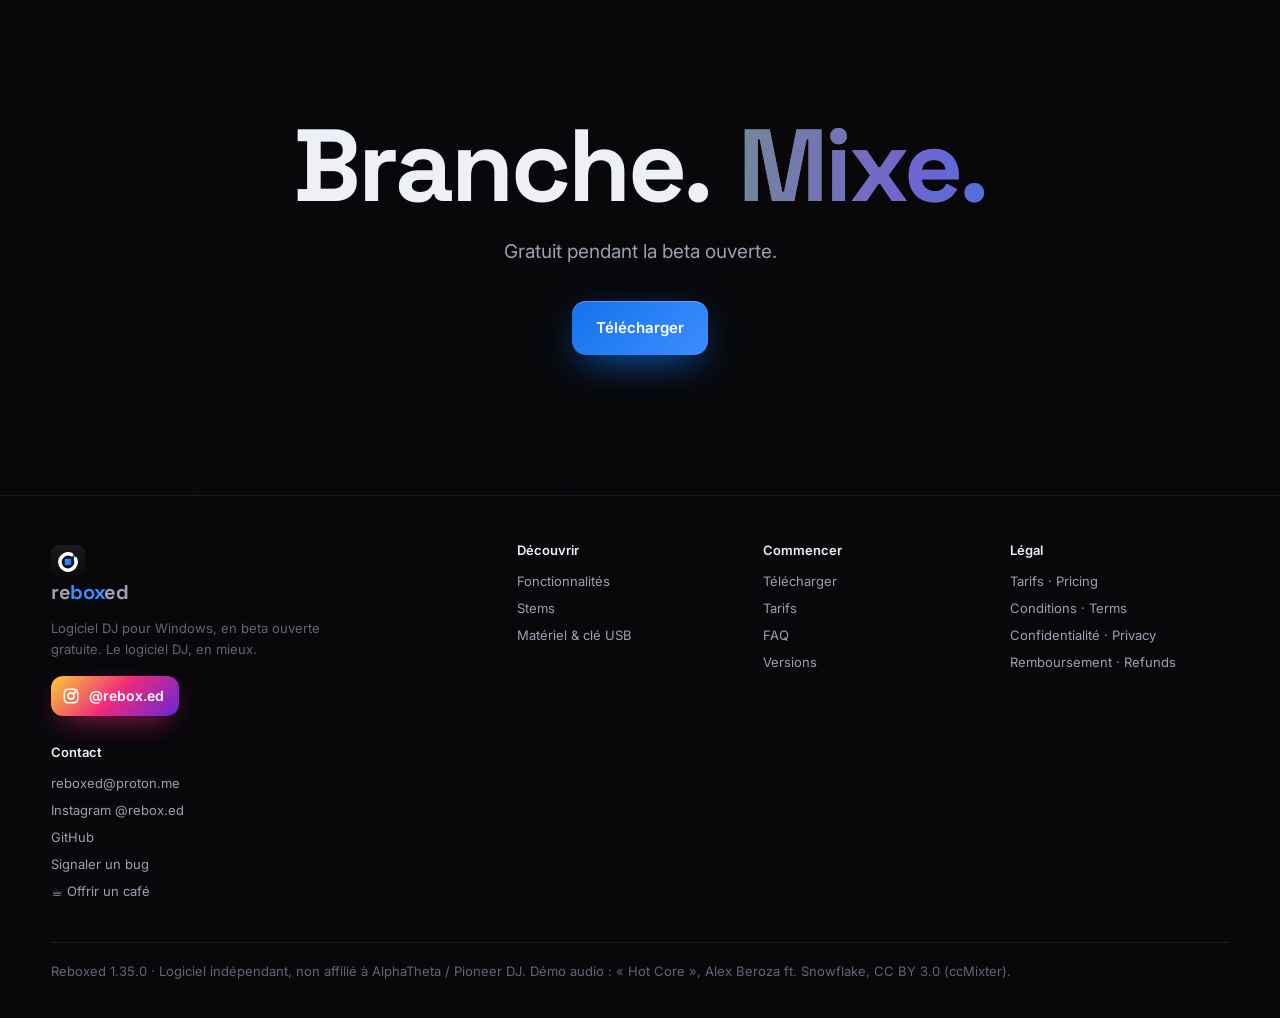
<file: materiel.html>
<!DOCTYPE html>
<html lang="fr">
<head>
<meta charset="UTF-8">
<meta name="viewport" content="width=device-width, initial-scale=1">
<title>Matériel &amp; clé USB — Reboxed</title>
<meta name="description" content="Ce que ton contrôleur fait avec son logiciel d'origine, il le fait aussi avec Reboxed. Export sur clé USB pour lecteurs de club, bibliothèque sur clé.">
<meta name="theme-color" content="#08080b">
<link rel="icon" href="assets/logo.svg" type="image/svg+xml">
<link rel="preconnect" href="https://fonts.googleapis.com"><link rel="preconnect" href="https://fonts.gstatic.com" crossorigin>
<link href="https://fonts.googleapis.com/css2?family=Inter:wght@400;500;600;700;800&family=Space+Grotesk:wght@500;600;700&family=JetBrains+Mono:wght@400;600&display=swap" rel="stylesheet">
<link rel="stylesheet" href="assets/site.css?v=62">
</head>
<body>
<header class="hero small">
  <div class="container">
    <span class="eyebrow">Matériel</span>
    <h1><span class="line"><span>Ton contrôleur.</span></span><span class="line"><span class="grad">Comme à la maison.</span></span></h1>
    <p class="lead">Globalement, tout ce que ton matériel fait avec son logiciel d'origine, il le fait aussi avec Reboxed.</p>
  </div>
</header>

<section style="padding-top:20px" id="compatibles">
  <div class="container">
    <div class="compat reveal">
      <div class="compat-head">
        <span class="eyebrow">Matériel compatible</span>
        <p class="compat-legend"><span class="st ok">Testé</span> essayé sur l'appareil, tout fonctionne · <span class="st th">En théorie</span> fait d'après la table MIDI du contrôleur, pas encore essayé sur l'appareil</p>
      </div>
      <!-- Updated with each controller plugin and each hardware test (Reboxed version in the last column). -->
      <table>
        <thead><tr><th>Appareil</th><th>Type</th><th>État</th><th>Ce qui marche</th></tr></thead>
        <tbody>
          <tr><td><b>Pioneer DJ DDJ-GRV6</b></td><td>Contrôleur 4 decks</td><td><span class="st ok">Testé</span></td><td>Tout : jogs, pads (8 modes), mixer, Beat FX, Groove Circuit (DRUM SWAP, CAPTURE, ROLL), PART ISOLATOR, LED. Carte son 4 canaux choisie au branchement : master + casque.</td></tr>
          <tr><td><b>Pioneer DJ DDJ-FLX2</b></td><td>Contrôleur 2 decks</td><td><span class="st ok">Testé</span></td><td>Tout : jogs, pads (HOT CUE, PAD FX, BEAT LOOP, SAMPLER), mixer, Smart CFX, LED.</td></tr>
          <tr><td><b>Pioneer DJ DDJ-FLX4</b></td><td>Contrôleur 2 decks</td><td><span class="st th">En théorie</span></td><td>Toutes les commandes du constructeur : 8 modes de pads, boucles, recherche au jog, mixer, LED.</td></tr>
          <tr><td><b>Pioneer DJ DDJ-FLX6</b></td><td>Contrôleur 4 decks</td><td><span class="st th">En théorie</span></td><td>Toutes les commandes du constructeur, decks 3/4. Les boutons multi-FX 2 et 3 n'ont pas d'effet (Reboxed a un seul Beat FX).</td></tr>
          <tr><td><b>Pioneer DJ DDJ-FLX10</b></td><td>Contrôleur 4 decks</td><td><span class="st th">En théorie</span></td><td>Toutes les commandes du constructeur : pads (dont stems et KEY SHIFT), jogs, mixer, réglage de la grille au jog.</td></tr>
          <tr><td><b>Numark Mixtrack Pro FX</b></td><td>Contrôleur 2 decks</td><td><span class="st th">En théorie</span></td><td>Jogs (scratch), 8 pads (CUES, AUTO LOOP, FADER CUTS, SAMPLE), boucles, pitch, mixer, filtres, palettes FX, LED.</td></tr>
          <tr><td><b>Numark Mixtrack Platinum FX</b></td><td>Contrôleur 4 decks</td><td><span class="st th">En théorie</span></td><td>Comme la Pro FX, avec les decks 3/4. Les écrans des jogs ne sont pas encore utilisés.</td></tr>
          <tr><td><b>Numark NS4FX</b></td><td>Contrôleur 4 decks</td><td><span class="st th">En théorie</span></td><td>4 decks, 8 modes de pads, pads de transport, tonalité ± avec SHIFT, mixer, FX, LED.</td></tr>
          <tr><td><b>Numark MixTrack Go</b></td><td>Contrôleur 2 decks</td><td><span class="st th">En théorie</span></td><td>Jogs tactiles, 4 pads (CUES, LOOPS, SAMPLER, STEMS), boutons ACAPELLA / INSTRUMENTAL, FADE FX, filtres.</td></tr>
          <tr><td><b>Numark Party Mix III</b></td><td>Contrôleur 2 decks</td><td><span class="st th">En théorie</span></td><td>Fait d'après la Party Mix II (le mapping de la III n'est pas encore publié) : jogs, 8 pads, stems, EQ, filtre.</td></tr>
          <tr><td><b>Numark DJ2GO2 Touch</b></td><td>Contrôleur de poche</td><td><span class="st th">En théorie</span></td><td>Jogs tactiles, 4 pads (CUES, AUTO LOOP, MANUAL LOOP, SAMPLER), volumes, navigation.</td></tr>
          <tr><td><b>Novation Launchpad X</b></td><td>Pads (sampler)</td><td><span class="st th">En théorie</span></td><td>Le panneau PADS : 64 pads de sampler, mode instrument (clavier dans la tonalité du morceau), light show RGB personnalisable.</td></tr>
          <tr><td><b>Lecteurs de club</b> (format de clé USB des lecteurs Pioneer DJ)</td><td>Clé USB</td><td><span class="st th">En théorie</span></td><td>Morceaux, grilles, hot cues colorées, memory cues, boucles, formes d'onde, réglages des lecteurs. Vérifié avec des lecteurs du format, pas encore sur un vrai lecteur.</td></tr>
          <tr><td><b>Autre contrôleur MIDI</b></td><td>Contrôleur</td><td><span class="st any">MIDI learn</span></td><td>Reconnu comme appareil MIDI : assigne chaque bouton dans Préférences ▸ MIDI (MIDI learn), ou joue au clavier.</td></tr>
          <tr><td><b>Carte son</b></td><td>Audio</td><td><span class="st ok">Oui</span></td><td>Toute sortie audio Windows pour le master ; casque sur une 2<sup>e</sup> sortie ou sur une carte 4 canaux (sorties 3/4).</td></tr>
        </tbody>
      </table>
      <p class="compat-foot">Ton matériel est « en théorie » ou absent de la liste ? Essaie-le pendant la beta et dis-nous ce qui marche ou pas : <a href="https://github.com/Vlocky1/Reboxed/issues" target="_blank" rel="noopener">signaler</a> ou <a href="https://www.instagram.com/rebox.ed/" target="_blank" rel="noopener">@rebox.ed</a>. La liste est mise à jour à chaque version.</p>
    </div>
  </div>
</section>

<section style="padding-top:20px" id="controleurs">
  <div class="container">
    <div class="allgrid" style="margin-top:0">
      <div class="card reveal"><h3><i>💿</i>Jogs</h3><p>Scratch, pitch bend, vinyl mode.</p></div>
      <div class="card reveal d1"><h3><i>🟦</i>Pads</h3><p>Hot cues, beat loop, beat jump, slicer, sampler, key shift, stems.</p></div>
      <div class="card reveal d2"><h3><i>🎚️</i>Mixer &amp; FX</h3><p>Faders, EQ, crossfader, Beat FX et Color FX.</p></div>
      <div class="card reveal"><h3><i>💡</i>LED</h3><p>Les pads et boutons s'allument comme avec leur logiciel d'origine.</p></div>
      <div class="card reveal d1"><h3><i>🎧</i>Carte son</h3><p>La carte son du contrôleur est choisie au branchement : master et casque.</p></div>
      <div class="card reveal d2"><h3><i>🔌</i>Branche et joue</h3><p>Reconnu tout seul, sans réglage. Sinon : MIDI learn et clavier.</p></div>
    </div>

    <div class="feature" id="usb-club">
      <div class="f-text reveal">
        <span class="eyebrow">Lecteurs de club</span>
        <h3>Une clé prête pour le club</h3>
        <ul>
          <li><span>Base <span class="mono">export.pdb</span>, grilles, <b>hot cues colorées</b>, memory cues, boucles, formes d'onde.</span></li>
          <li><span>Réglages des lecteurs et de la table (My Settings).</span></li>
          <li><span>Toute la collection ou seulement des playlists. Un export existant est sauvegardé.</span></li>
        </ul>
        <p class="note">Vérifié avec des lecteurs indépendants du format, pas encore sur un vrai lecteur Pioneer.</p>
      </div>
      <figure class="shot tilt reveal d1" data-full="assets/shots/21-usb-export.webp" data-cap="Export sur clé USB"><img src="assets/shots/21-usb-export.webp" alt="Export sur clé USB" loading="lazy"><span class="glare"></span></figure>
    </div>

    <div class="feature rev" id="usb">
      <div class="f-text reveal">
        <span class="eyebrow">Clé USB</span>
        <h3>Ta bibliothèque sur une clé</h3>
        <ul>
          <li><span>La bibliothèque entière peut vivre sur une clé ; les chemins suivent si la lettre change.</span></li>
          <li><span>Un outil y déplace toute ta collection, en retrouvant les mêmes morceaux.</span></li>
        </ul>
      </div>
      <figure class="shot tilt reveal d1" data-full="assets/shots/18-library-settings.webp?v=2" data-cap="Préférences ▸ Library"><img src="assets/shots/18-library-settings.webp?v=2" alt="Bibliothèque" loading="lazy"><span class="glare"></span></figure>
    </div>
  </div>
</section>

<section class="final">
  <div class="container reveal">
    <h2>Branche. <span class="grad">Mixe.</span></h2>
    <p class="lead" style="margin:18px auto 34px">Gratuit pendant la beta ouverte.</p>
    <a class="btn btn-primary magnetic" data-download href="telecharger.html">Télécharger</a>
  </div>
</section>
<script src="assets/site.js?v=62"></script>
</body>
</html>
</file>
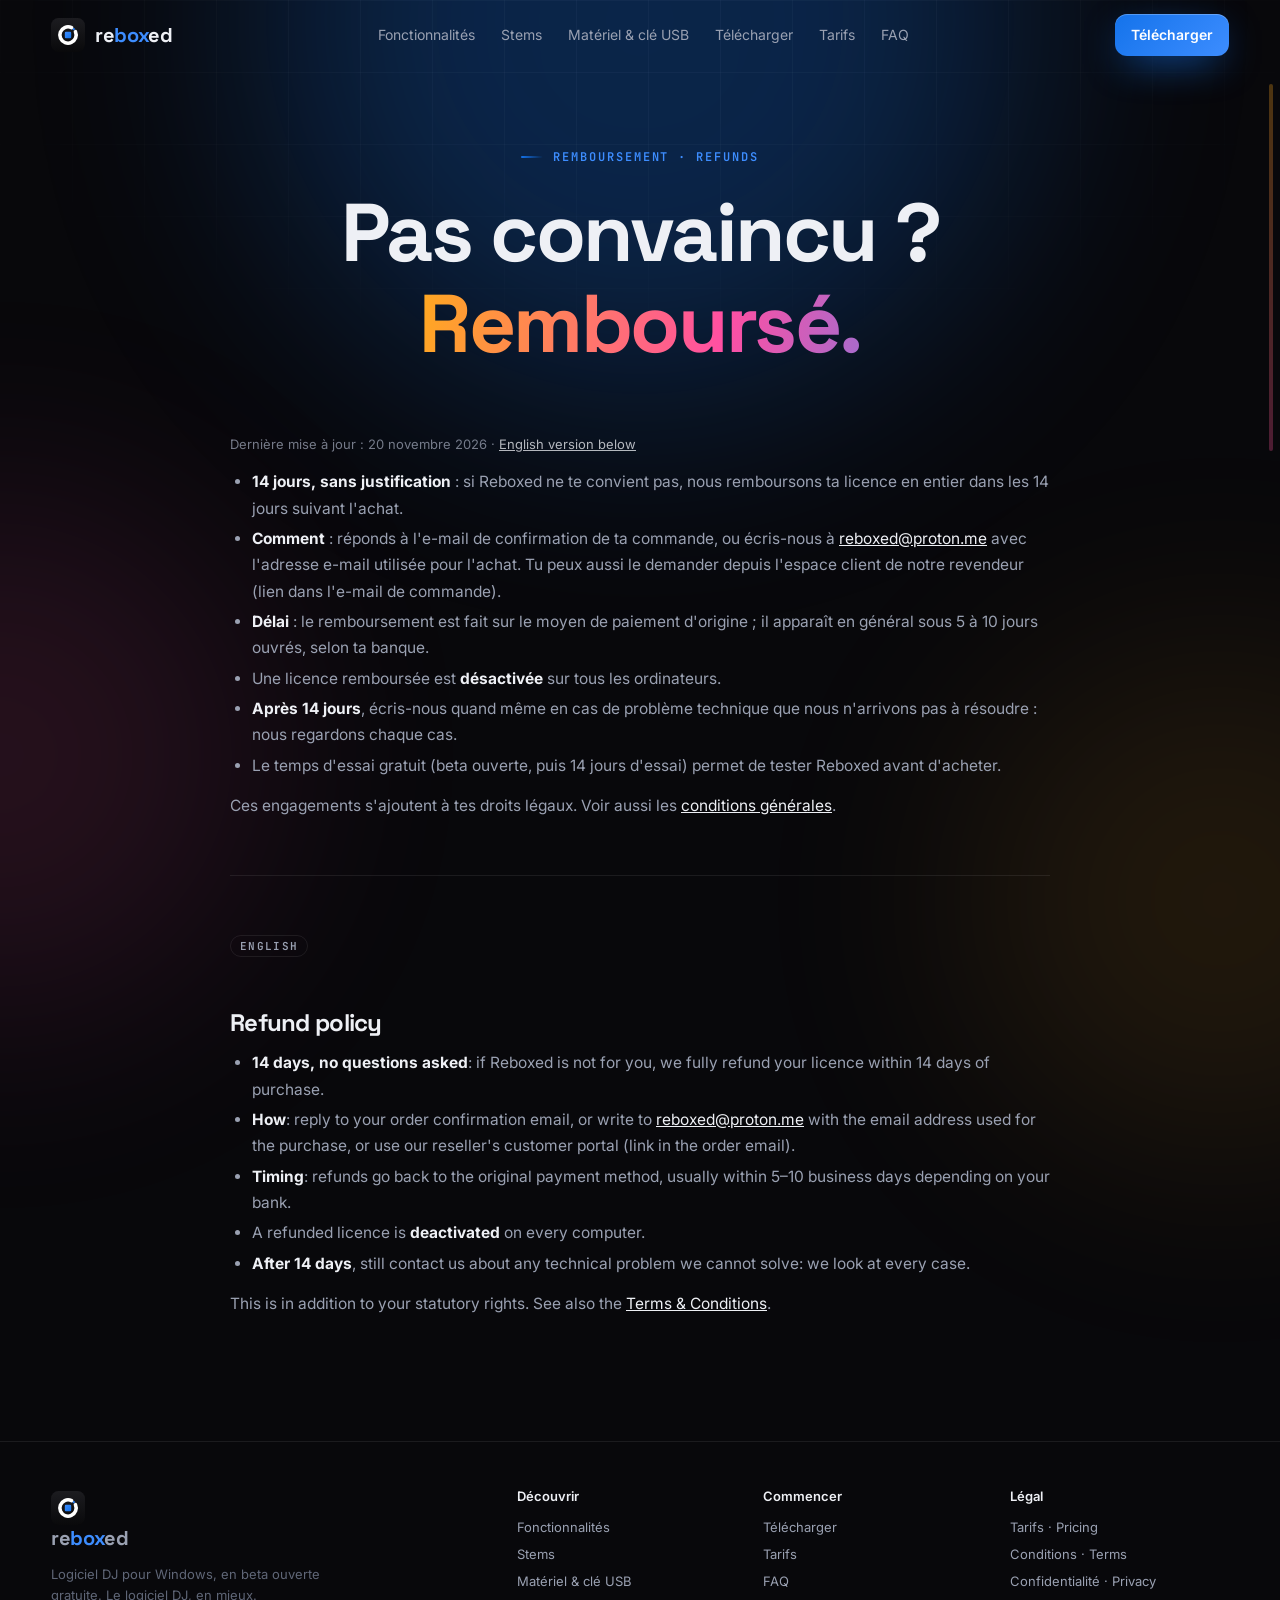
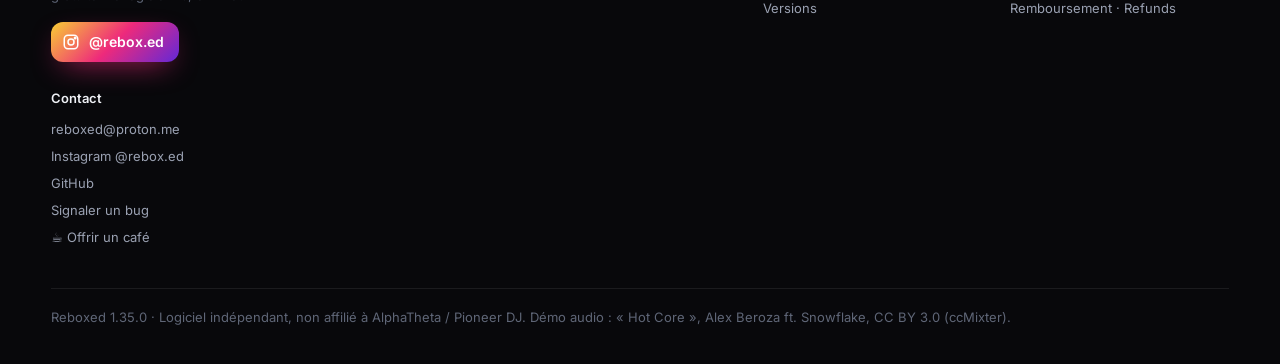
<file: remboursement.html>
<!DOCTYPE html>
<html lang="fr">
<head>
<meta charset="UTF-8">
<meta name="viewport" content="width=device-width, initial-scale=1">
<title>Remboursement — Reboxed</title>
<meta name="description" content="Politique de remboursement de Reboxed : remboursé sous 14 jours, sans justification. Refund policy in English below.">
<meta name="theme-color" content="#08080b">
<link rel="icon" href="assets/logo.svg" type="image/svg+xml">
<link rel="preconnect" href="https://fonts.googleapis.com"><link rel="preconnect" href="https://fonts.gstatic.com" crossorigin>
<link href="https://fonts.googleapis.com/css2?family=Inter:wght@400;500;600;700;800&family=Space+Grotesk:wght@500;600;700&family=JetBrains+Mono:wght@400;600&display=swap" rel="stylesheet">
<link rel="stylesheet" href="assets/site.css?v=62">
</head>
<body>
<header class="hero small">
  <div class="container">
    <span class="eyebrow">Remboursement · Refunds</span>
    <h1><span class="line"><span>Pas convaincu ?</span></span><span class="line"><span class="grad">Remboursé.</span></span></h1>
  </div>
</header>
<section style="padding-top:0">
  <div class="container">
    <div class="doc">
      <p class="updated">Dernière mise à jour : 20 novembre 2026 · <a href="#en">English version below</a></p>
      <ul>
        <li><b>14 jours, sans justification</b> : si Reboxed ne te convient pas, nous remboursons ta licence en entier dans les 14 jours suivant l'achat.</li>
        <li><b>Comment</b> : réponds à l'e-mail de confirmation de ta commande, ou écris-nous à <a href="mailto:reboxed@proton.me">reboxed@proton.me</a> avec l'adresse e-mail utilisée pour l'achat. Tu peux aussi le demander depuis l'espace client de notre revendeur (lien dans l'e-mail de commande).</li>
        <li><b>Délai</b> : le remboursement est fait sur le moyen de paiement d'origine ; il apparaît en général sous 5 à 10 jours ouvrés, selon ta banque.</li>
        <li>Une licence remboursée est <b>désactivée</b> sur tous les ordinateurs.</li>
        <li><b>Après 14 jours</b>, écris-nous quand même en cas de problème technique que nous n'arrivons pas à résoudre : nous regardons chaque cas.</li>
        <li>Le temps d'essai gratuit (beta ouverte, puis 14 jours d'essai) permet de tester Reboxed avant d'acheter.</li>
      </ul>
      <p>Ces engagements s'ajoutent à tes droits légaux. Voir aussi les <a href="conditions.html">conditions générales</a>.</p>

      <hr id="en">
      <span class="lang">English</span>
      <h2>Refund policy</h2>
      <ul>
        <li><b>14 days, no questions asked</b>: if Reboxed is not for you, we fully refund your licence within 14 days of purchase.</li>
        <li><b>How</b>: reply to your order confirmation email, or write to <a href="mailto:reboxed@proton.me">reboxed@proton.me</a> with the email address used for the purchase, or use our reseller's customer portal (link in the order email).</li>
        <li><b>Timing</b>: refunds go back to the original payment method, usually within 5–10 business days depending on your bank.</li>
        <li>A refunded licence is <b>deactivated</b> on every computer.</li>
        <li><b>After 14 days</b>, still contact us about any technical problem we cannot solve: we look at every case.</li>
      </ul>
      <p>This is in addition to your statutory rights. See also the <a href="conditions.html">Terms &amp; Conditions</a>.</p>
    </div>
  </div>
</section>
<script src="assets/site.js?v=62"></script>
</body>
</html>
</file>
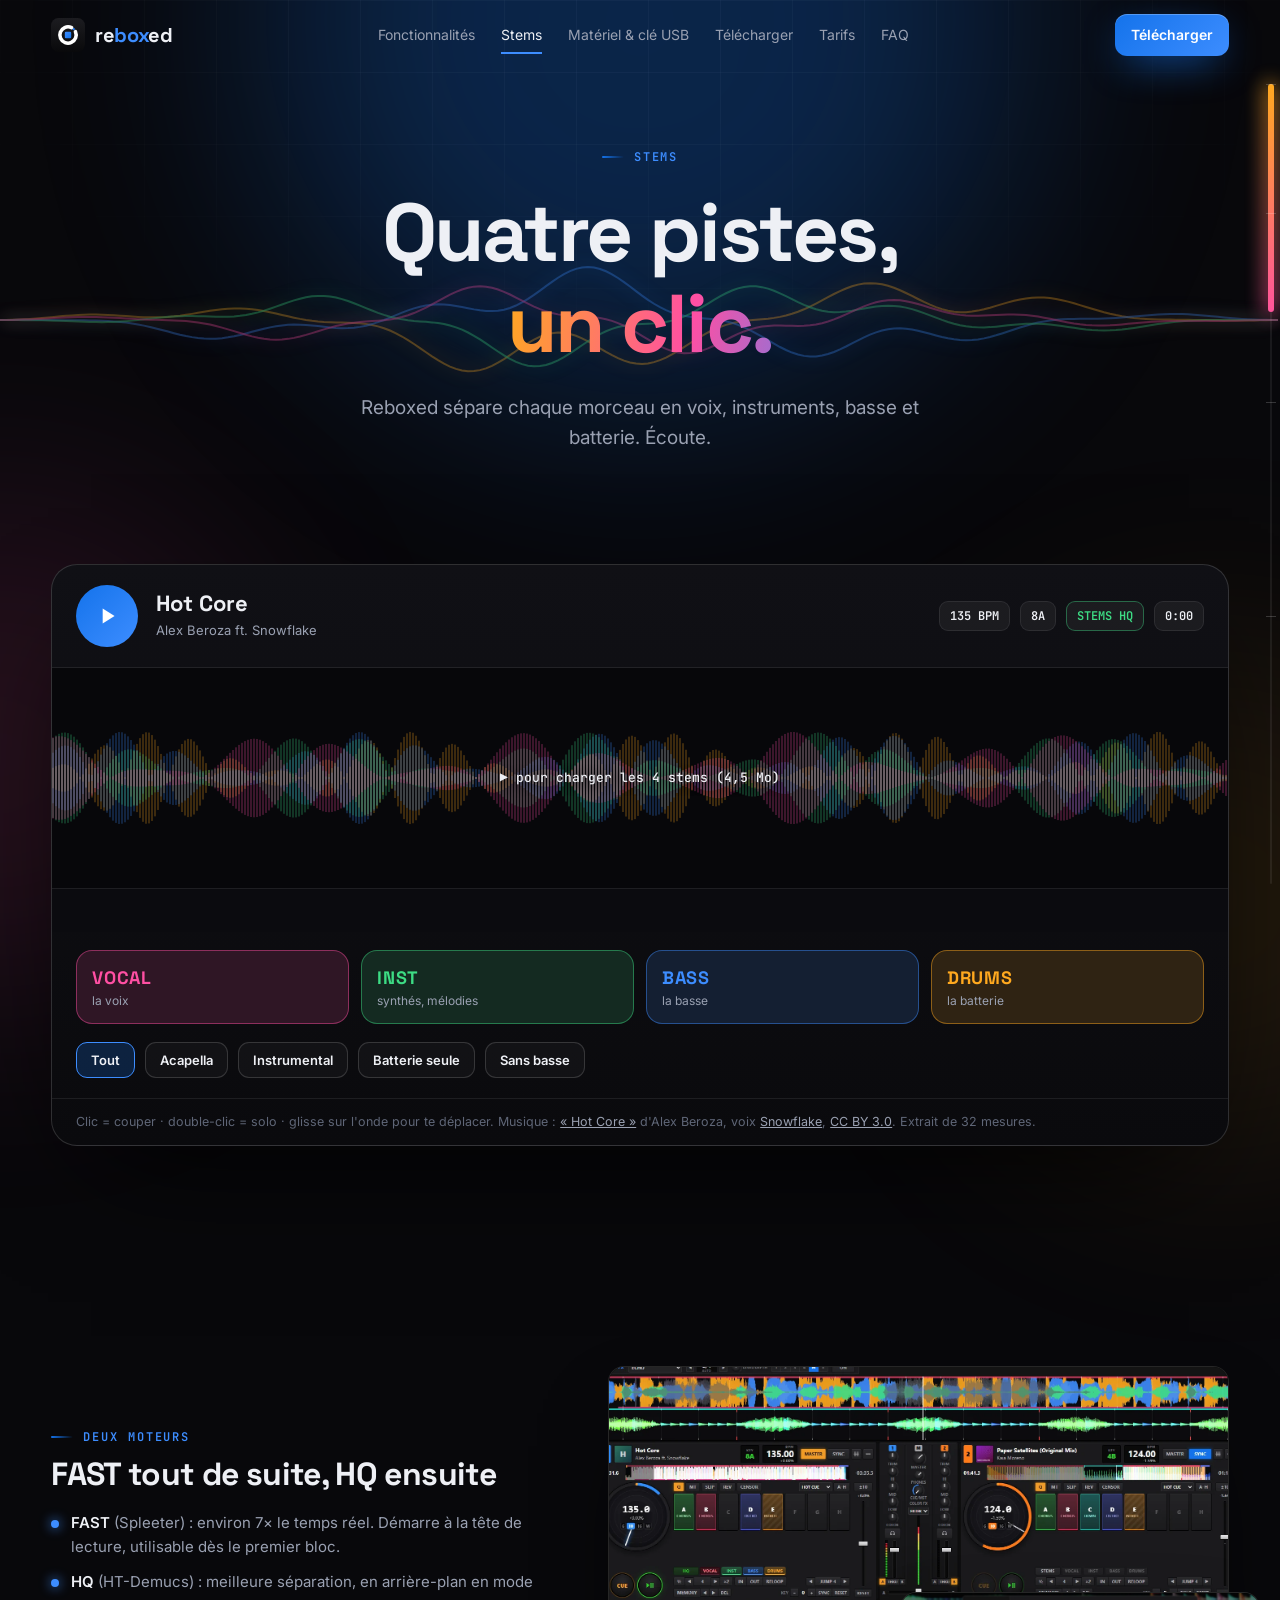
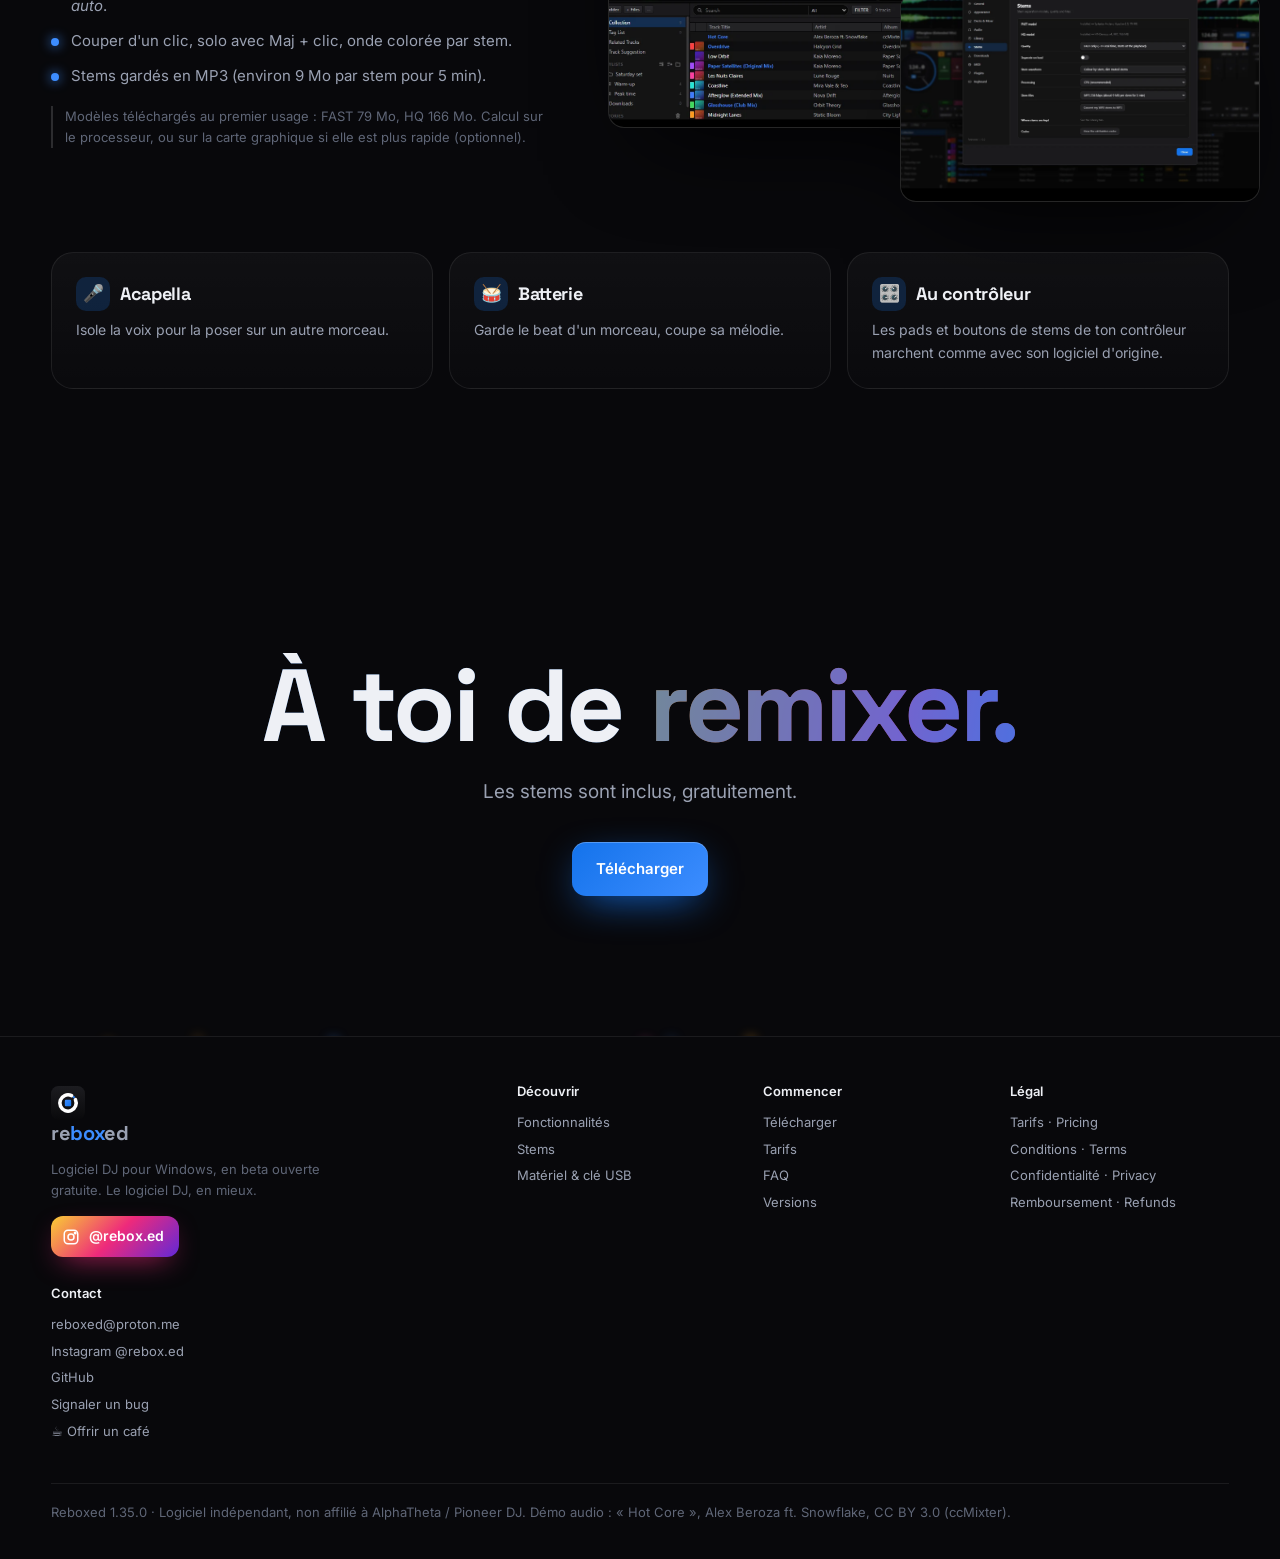
<file: stems.html>
<!DOCTYPE html>
<html lang="fr">
<head>
<meta charset="UTF-8">
<meta name="viewport" content="width=device-width, initial-scale=1">
<title>Stems — Reboxed</title>
<meta name="description" content="Séparation en stems dans Reboxed : VOCAL, INST, BASS, DRUMS par deck, moteurs FAST et HQ. Démo interactive.">
<meta name="theme-color" content="#08080b">
<link rel="icon" href="assets/logo.svg" type="image/svg+xml">
<link rel="preconnect" href="https://fonts.googleapis.com"><link rel="preconnect" href="https://fonts.gstatic.com" crossorigin>
<link href="https://fonts.googleapis.com/css2?family=Inter:wght@400;500;600;700;800&family=Space+Grotesk:wght@500;600;700&family=JetBrains+Mono:wght@400;600&display=swap" rel="stylesheet">
<link rel="stylesheet" href="assets/site.css?v=62">
</head>
<body>
<header class="hero small">
  <canvas id="heroWave"></canvas>
  <div class="container" style="position:relative">
    <span class="eyebrow">Stems</span>
    <h1><span class="line"><span>Quatre pistes,</span></span><span class="line"><span class="grad">un clic.</span></span></h1>
    <p class="lead">Reboxed sépare chaque morceau en voix, instruments, basse et batterie. Écoute.</p>
  </div>
</header>

<section style="padding-top:10px">
  <div class="container"><div data-stems-player></div></div>
</section>

<section>
  <div class="container">
    <div class="feature" style="margin-top:0">
      <div class="f-text reveal">
        <span class="eyebrow">Deux moteurs</span>
        <h3>FAST tout de suite, HQ ensuite</h3>
        <ul>
          <li><span><b>FAST</b> (Spleeter) : environ 7× le temps réel. Démarre à la tête de lecture, utilisable dès le premier bloc.</span></li>
          <li><span><b>HQ</b> (HT-Demucs) : meilleure séparation, en arrière-plan en mode <i>auto</i>.</span></li>
          <li><span>Couper d'un clic, solo avec Maj + clic, onde colorée par stem.</span></li>
          <li><span>Stems gardés en MP3 (environ 9 Mo par stem pour 5 min).</span></li>
        </ul>
        <p class="note">Modèles téléchargés au premier usage : FAST 79 Mo, HQ 166 Mo. Calcul sur le processeur, ou sur la carte graphique si elle est plus rapide (optionnel).</p>
      </div>
      <div class="shot-stack reveal d1">
        <figure class="shot tilt" data-full="assets/shots/23-song-stems.webp" data-cap="« Hot Core » en stems HQ, voix coupée"><img src="assets/shots/23-song-stems.webp" alt="Stems HQ" loading="lazy"><span class="glare"></span></figure>
        <figure class="shot tilt" data-full="assets/shots/19-stems-settings.webp" data-cap="Préférences ▸ Stems"><img src="assets/shots/19-stems-settings.webp" alt="Réglages" loading="lazy"><span class="glare"></span></figure>
      </div>
    </div>
    <div class="allgrid">
      <div class="card reveal"><h3><i>🎤</i>Acapella</h3><p>Isole la voix pour la poser sur un autre morceau.</p></div>
      <div class="card reveal d1"><h3><i>🥁</i>Batterie</h3><p>Garde le beat d'un morceau, coupe sa mélodie.</p></div>
      <div class="card reveal d2"><h3><i>🎛️</i>Au contrôleur</h3><p>Les pads et boutons de stems de ton contrôleur marchent comme avec son logiciel d'origine.</p></div>
    </div>
  </div>
</section>

<section class="final">
  <div class="container reveal">
    <h2>À toi de <span class="grad">remixer.</span></h2>
    <p class="lead" style="margin:18px auto 34px">Les stems sont inclus, gratuitement.</p>
    <a class="btn btn-primary magnetic" href="telecharger.html">Télécharger</a>
  </div>
</section>
<script src="assets/site.js?v=62"></script>
<script src="assets/stems-player.js?v=62"></script>
</body>
</html>
</file>
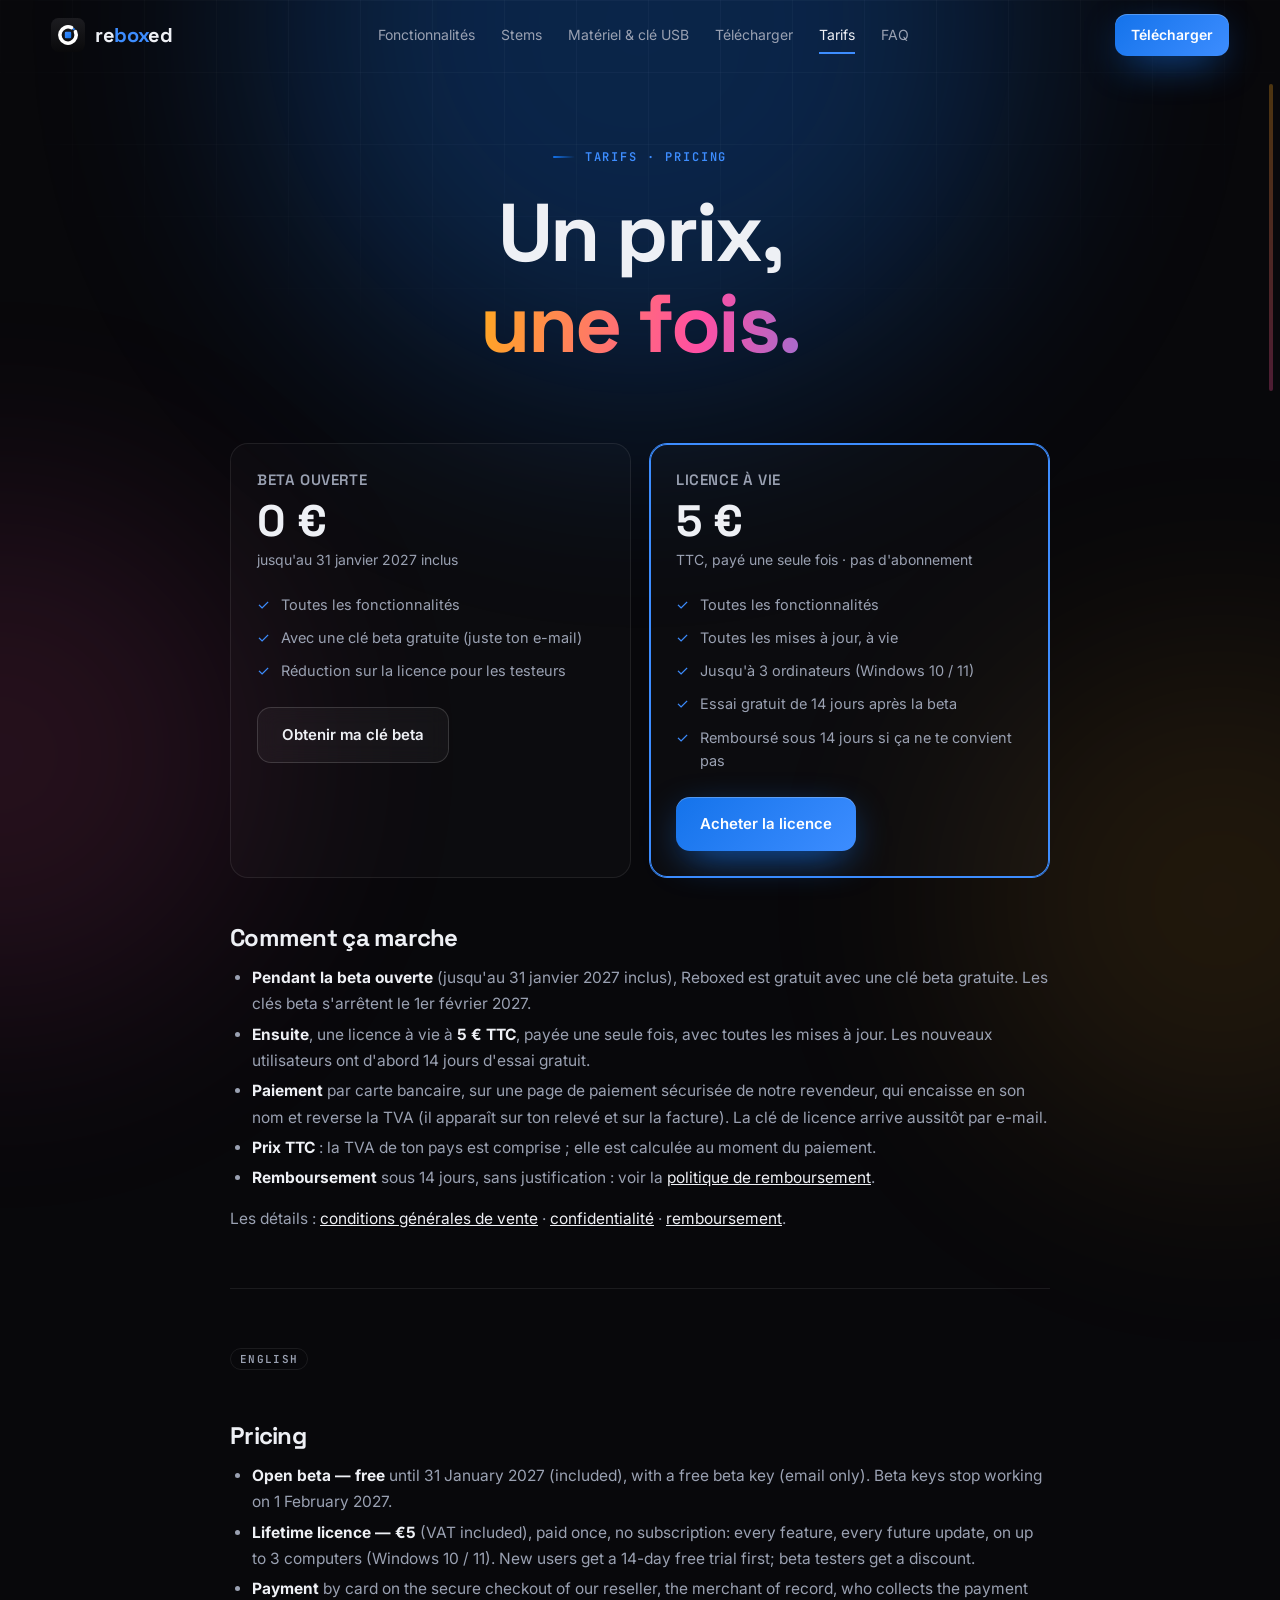
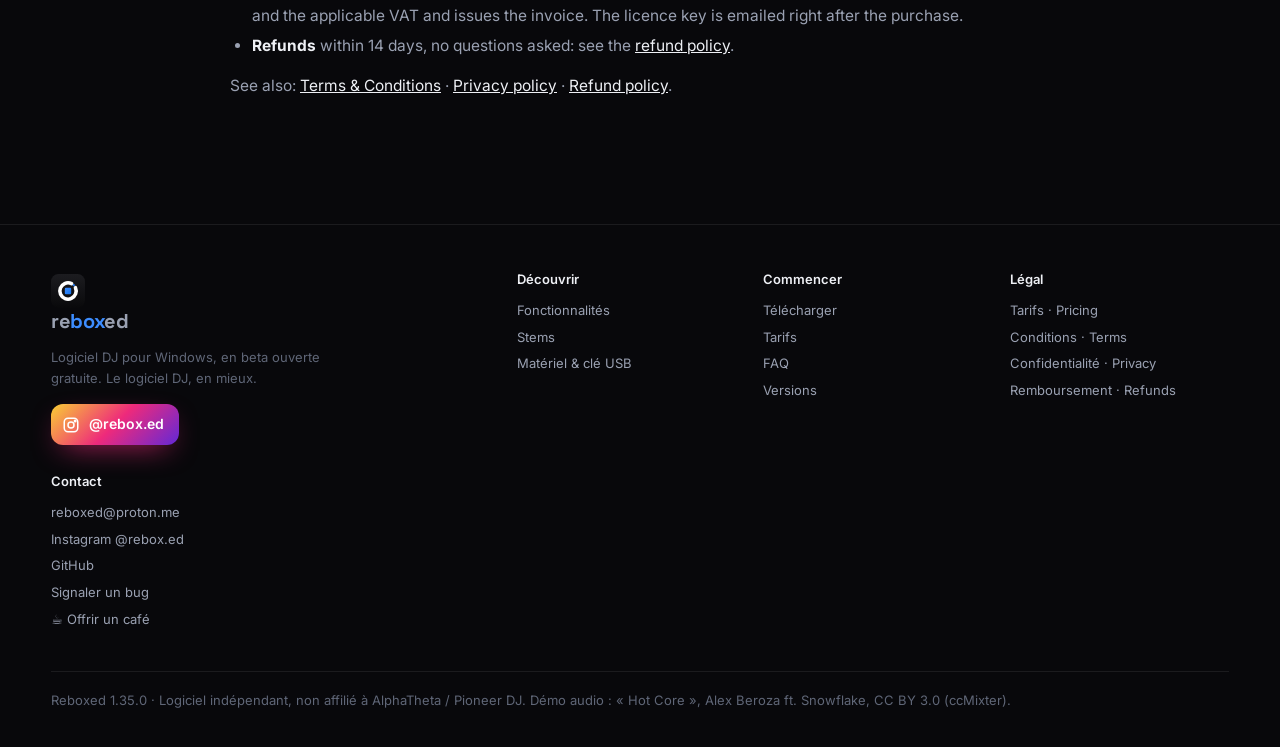
<file: tarifs.html>
<!DOCTYPE html>
<html lang="fr">
<head>
<meta charset="UTF-8">
<meta name="viewport" content="width=device-width, initial-scale=1">
<title>Tarifs — Reboxed</title>
<meta name="description" content="Prix de Reboxed : beta ouverte gratuite jusqu'au 31 janvier 2027, puis une licence à vie à 5 € TTC, payée une fois. Pricing in English below.">
<meta name="theme-color" content="#08080b">
<link rel="icon" href="assets/logo.svg" type="image/svg+xml">
<link rel="preconnect" href="https://fonts.googleapis.com"><link rel="preconnect" href="https://fonts.gstatic.com" crossorigin>
<link href="https://fonts.googleapis.com/css2?family=Inter:wght@400;500;600;700;800&family=Space+Grotesk:wght@500;600;700&family=JetBrains+Mono:wght@400;600&display=swap" rel="stylesheet">
<link rel="stylesheet" href="assets/site.css?v=62">
</head>
<body>
<header class="hero small">
  <div class="container">
    <span class="eyebrow">Tarifs · Pricing</span>
    <h1><span class="line"><span>Un prix,</span></span><span class="line"><span class="grad">une fois.</span></span></h1>
  </div>
</header>
<section style="padding-top:0">
  <div class="container">
    <div class="prices">
      <div class="price reveal">
        <h3>Beta ouverte</h3>
        <div class="amount">0 €</div>
        <div class="per">jusqu'au 31 janvier 2027 inclus</div>
        <ul>
          <li>Toutes les fonctionnalités</li>
          <li>Avec une clé beta gratuite (juste ton e-mail)</li>
          <li>Réduction sur la licence pour les testeurs</li>
        </ul>
        <a class="btn btn-ghost" href="https://checkout.dodopayments.com/buy/pdt_0NsUxzJBBnEqtA4jnmpwP?quantity=1" target="_blank" rel="noopener">Obtenir ma clé beta</a>
      </div>
      <div class="price main reveal d1">
        <h3>Licence à vie</h3>
        <div class="amount">5 €</div>
        <div class="per">TTC, payé une seule fois · pas d'abonnement</div>
        <ul>
          <li>Toutes les fonctionnalités</li>
          <li>Toutes les mises à jour, à vie</li>
          <li>Jusqu'à 3 ordinateurs (Windows 10 / 11)</li>
          <li>Essai gratuit de 14 jours après la beta</li>
          <li>Remboursé sous 14 jours si ça ne te convient pas</li>
        </ul>
        <a class="btn btn-primary" data-buy href="telecharger.html">Acheter la licence</a>
      </div>
    </div>
    <div class="doc">
      <h2>Comment ça marche</h2>
      <ul>
        <li><b>Pendant la beta ouverte</b> (jusqu'au 31 janvier 2027 inclus), Reboxed est gratuit avec une clé beta gratuite. Les clés beta s'arrêtent le 1er février 2027.</li>
        <li><b>Ensuite</b>, une licence à vie à <b>5 € TTC</b>, payée une seule fois, avec toutes les mises à jour. Les nouveaux utilisateurs ont d'abord 14 jours d'essai gratuit.</li>
        <li><b>Paiement</b> par carte bancaire, sur une page de paiement sécurisée de notre revendeur, qui encaisse en son nom et reverse la TVA (il apparaît sur ton relevé et sur la facture). La clé de licence arrive aussitôt par e-mail.</li>
        <li><b>Prix TTC</b> : la TVA de ton pays est comprise ; elle est calculée au moment du paiement.</li>
        <li><b>Remboursement</b> sous 14 jours, sans justification : voir la <a href="remboursement.html">politique de remboursement</a>.</li>
      </ul>
      <p>Les détails : <a href="conditions.html">conditions générales de vente</a> · <a href="confidentialite.html">confidentialité</a> · <a href="remboursement.html">remboursement</a>.</p>

      <hr>
      <span class="lang">English</span>
      <h2>Pricing</h2>
      <ul>
        <li><b>Open beta — free</b> until 31 January 2027 (included), with a free beta key (email only). Beta keys stop working on 1 February 2027.</li>
        <li><b>Lifetime licence — €5</b> (VAT included), paid once, no subscription: every feature, every future update, on up to 3 computers (Windows 10 / 11). New users get a 14-day free trial first; beta testers get a discount.</li>
        <li><b>Payment</b> by card on the secure checkout of our reseller, the merchant of record, who collects the payment and the applicable VAT and issues the invoice. The licence key is emailed right after the purchase.</li>
        <li><b>Refunds</b> within 14 days, no questions asked: see the <a href="remboursement.html">refund policy</a>.</li>
      </ul>
      <p>See also: <a href="conditions.html">Terms &amp; Conditions</a> · <a href="confidentialite.html">Privacy policy</a> · <a href="remboursement.html">Refund policy</a>.</p>
    </div>
  </div>
</section>
<script src="assets/site.js?v=62"></script>
</body>
</html>
</file>
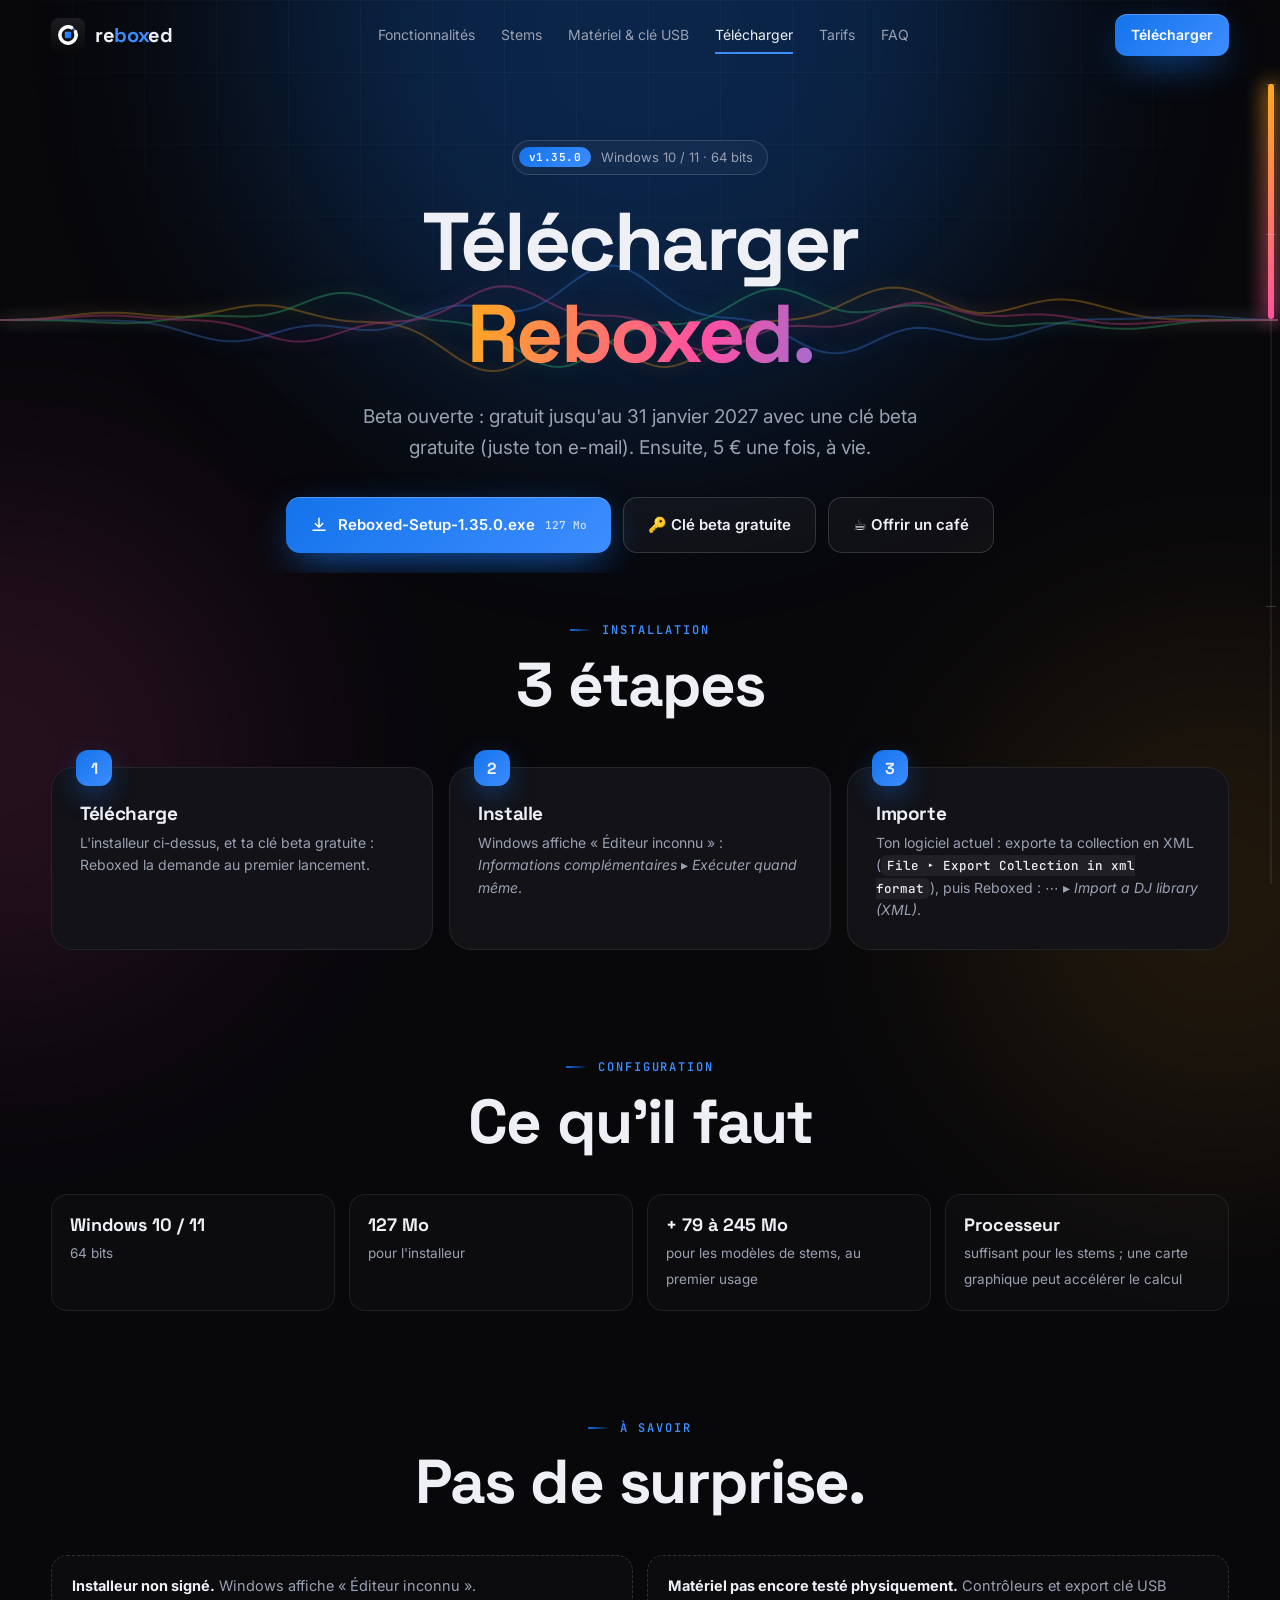
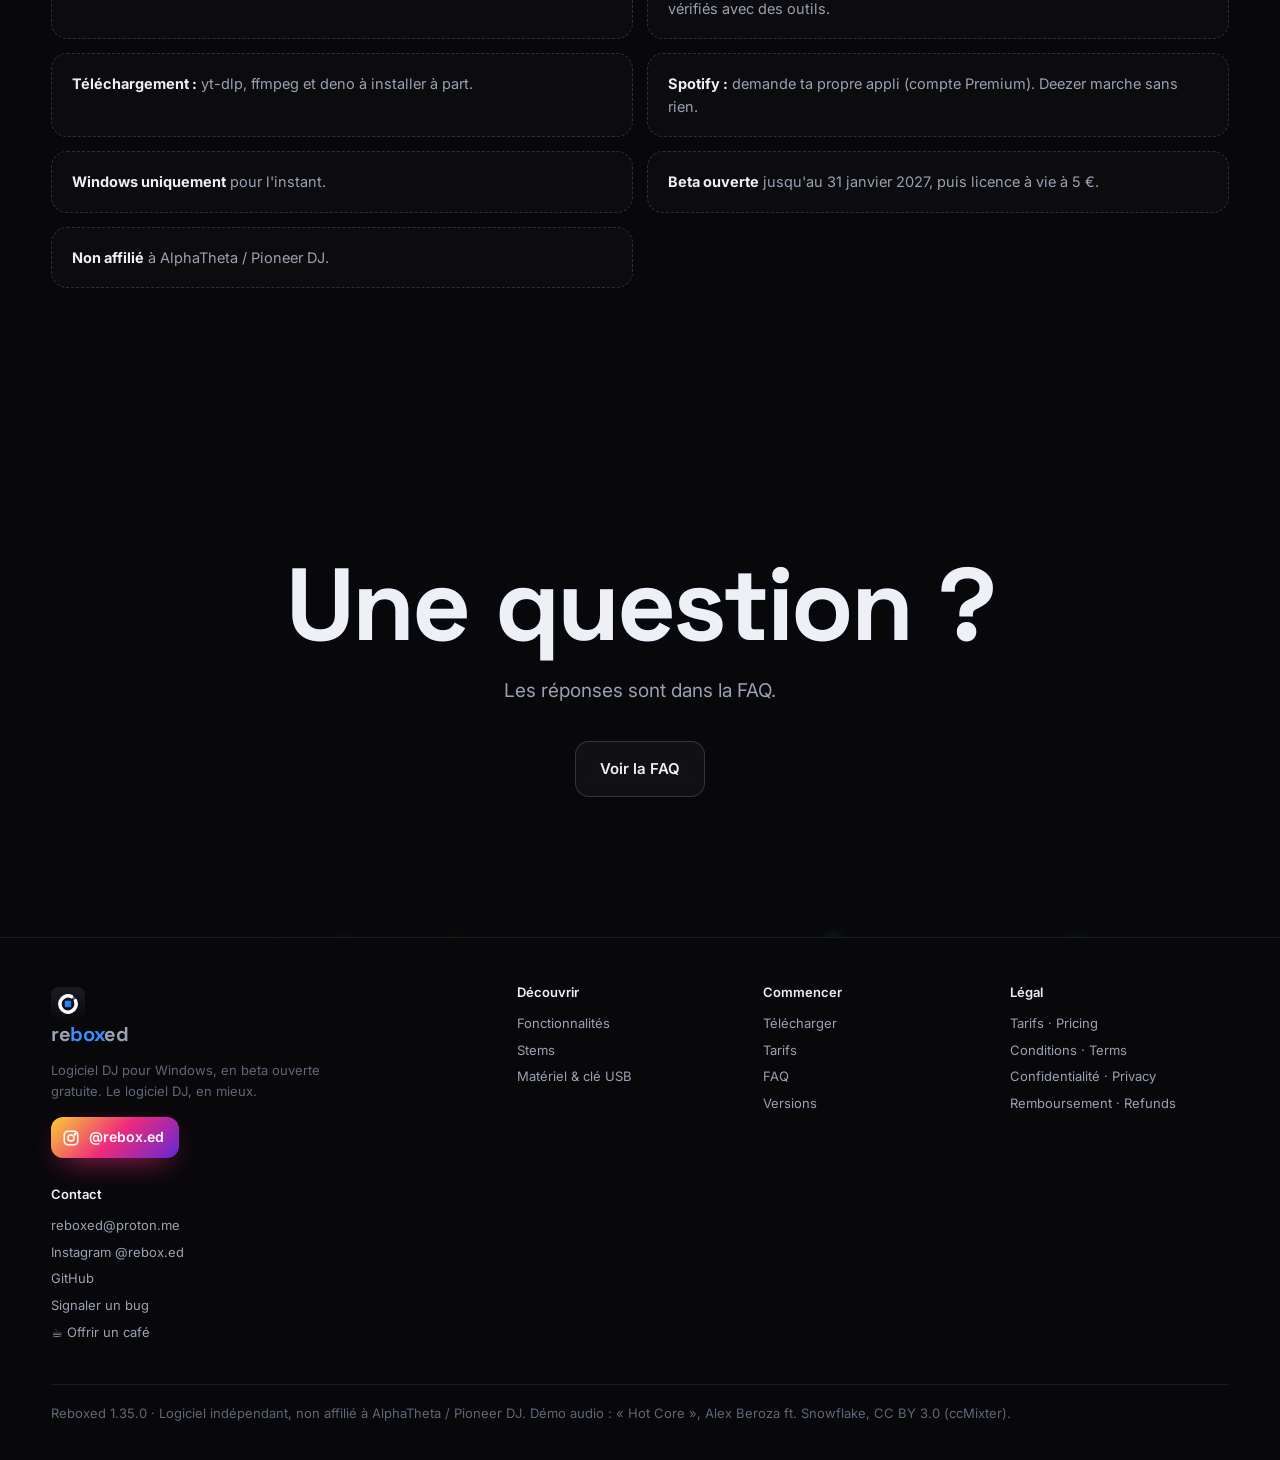
<file: telecharger.html>
<!DOCTYPE html>
<html lang="fr">
<head>
<meta charset="UTF-8">
<meta name="viewport" content="width=device-width, initial-scale=1">
<title>Télécharger — Reboxed</title>
<meta name="description" content="Télécharger Reboxed pour Windows : installation, configuration requise et ce qu'il faut savoir.">
<meta name="theme-color" content="#08080b">
<link rel="icon" href="assets/logo.svg" type="image/svg+xml">
<link rel="preconnect" href="https://fonts.googleapis.com"><link rel="preconnect" href="https://fonts.gstatic.com" crossorigin>
<link href="https://fonts.googleapis.com/css2?family=Inter:wght@400;500;600;700;800&family=Space+Grotesk:wght@500;600;700&family=JetBrains+Mono:wght@400;600&display=swap" rel="stylesheet">
<link rel="stylesheet" href="assets/site.css?v=62">
</head>
<body>
<header class="hero small">
  <canvas id="heroWave"></canvas>
  <div class="container" style="position:relative">
    <span class="pill"><b>v<span data-version></span></b> Windows 10 / 11 · 64 bits</span>
    <h1><span class="line"><span>Télécharger</span></span><span class="line"><span class="grad">Reboxed.</span></span></h1>
    <p class="lead">Beta ouverte : gratuit jusqu'au 31 janvier 2027 avec une clé beta gratuite (juste ton e-mail). Ensuite, 5 € une fois, à vie.</p>
    <div class="hero-ctas">
      <a class="btn btn-primary magnetic" data-download href="#"><svg viewBox="0 0 24 24" fill="none" stroke="currentColor" stroke-width="2" stroke-linecap="round"><path d="M12 3v12m-5-5 5 5 5-5M4 19h16"/></svg><span>Reboxed-Setup-<span data-version></span>.exe</span> <small>127 Mo</small></a>
      <a class="btn btn-ghost magnetic" data-beta href="https://checkout.dodopayments.com/buy/pdt_0NsUxzJBBnEqtA4jnmpwP?quantity=1" target="_blank" rel="noopener">🔑 Clé beta gratuite</a>
      <a class="btn btn-ghost magnetic" data-donate hidden href="#">☕ Offrir un café</a>
    </div>
  </div>
</header>

<section style="padding-top:40px">
  <div class="container">
    <div class="center reveal"><span class="eyebrow">Installation</span><h2>3 étapes</h2></div>
    <div class="steps">
      <div class="step reveal"><h3>Télécharge</h3><p>L'installeur ci-dessus, et ta <a href="https://checkout.dodopayments.com/buy/pdt_0NsUxzJBBnEqtA4jnmpwP?quantity=1" target="_blank" rel="noopener">clé beta gratuite</a> : Reboxed la demande au premier lancement.</p></div>
      <div class="step reveal d1"><h3>Installe</h3><p>Windows affiche « Éditeur inconnu » : <i>Informations complémentaires</i> ▸ <i>Exécuter quand même</i>.</p></div>
      <div class="step reveal d2"><h3>Importe</h3><p>Ton logiciel actuel : exporte ta collection en XML (<code>File ▸ Export Collection in xml format</code>), puis Reboxed : ⋯ ▸ <i>Import a DJ library (XML)</i>.</p></div>
    </div>

    <div class="center reveal" style="margin-top:100px"><span class="eyebrow">Configuration</span><h2>Ce qu'il faut</h2></div>
    <div class="req">
      <div class="reveal"><b>Windows 10 / 11</b><span>64 bits</span></div>
      <div class="reveal d1"><b>127 Mo</b><span>pour l'installeur</span></div>
      <div class="reveal d2"><b>+ 79 à 245 Mo</b><span>pour les modèles de stems, au premier usage</span></div>
      <div class="reveal d3"><b>Processeur</b><span>suffisant pour les stems ; une carte graphique peut accélérer le calcul</span></div>
    </div>

    <div class="center reveal" style="margin-top:100px"><span class="eyebrow">À savoir</span><h2>Pas de surprise.</h2></div>
    <div class="honest">
      <div class="reveal"><b>Installeur non signé.</b> Windows affiche « Éditeur inconnu ».</div>
      <div class="reveal d1"><b>Matériel pas encore testé physiquement.</b> Contrôleurs et export clé USB vérifiés avec des outils.</div>
      <div class="reveal"><b>Téléchargement :</b> yt-dlp, ffmpeg et deno à installer à part.</div>
      <div class="reveal d1"><b>Spotify :</b> demande ta propre appli (compte Premium). Deezer marche sans rien.</div>
      <div class="reveal"><b>Windows uniquement</b> pour l'instant.</div>
      <div class="reveal d1"><b>Beta ouverte</b> jusqu'au 31 janvier 2027, puis licence à vie à 5 €.</div>
      <div class="reveal"><b>Non affilié</b> à AlphaTheta / Pioneer DJ.</div>
    </div>
  </div>
</section>

<section class="final">
  <div class="container reveal">
    <h2>Une question ?</h2>
    <p class="lead" style="margin:18px auto 34px">Les réponses sont dans la FAQ.</p>
    <a class="btn btn-ghost magnetic" href="faq.html">Voir la FAQ</a>
  </div>
</section>
<script src="assets/site.js?v=62"></script>
</body>
</html>
</file>
<file: assets/site.css>
:root{
  --bg:#08080b; --panel:#121217; --panel2:#18181f;
  --line:rgba(255,255,255,.08); --line2:rgba(255,255,255,.15);
  --text:#eef0f5; --muted:#9aa1b2; --dim:#5f6677;
  --accent:#1473eb; --accent2:#3d8dff;
  --drums:#ffa91f; --bass:#3d8dff; --inst:#3ddc84; --vocal:#ff4fa3;
  --r:22px;
  --font:'Inter',system-ui,-apple-system,Segoe UI,Roboto,sans-serif;
  --display:'Space Grotesk','Inter',system-ui,sans-serif;
  --mono:'JetBrains Mono',ui-monospace,Consolas,monospace;
}
*{box-sizing:border-box;margin:0;padding:0}
html{scroll-behavior:smooth}
body{font-family:var(--font);background:var(--bg);color:var(--text);line-height:1.6;overflow-x:hidden;-webkit-font-smoothing:antialiased}
a{color:inherit;text-decoration:none}
img,canvas{display:block;max-width:100%}
::selection{background:var(--accent);color:#fff}
/* no native scrollbar: a rail on the right wakes up while scrolling */
html{scrollbar-width:none}
::-webkit-scrollbar{display:none}
.rail{position:fixed;top:84px;bottom:16px;right:4px;width:14px;z-index:65;cursor:pointer;touch-action:none}
.rail::before{content:"";position:absolute;top:0;bottom:0;right:4px;width:2px;border-radius:2px;background:rgba(255,255,255,.07);opacity:0;transition:opacity .4s}
.rail .thumb{position:absolute;right:3px;top:0;width:4px;min-height:36px;border-radius:999px;background:linear-gradient(180deg,var(--drums),var(--vocal) 35%,var(--accent2) 70%,var(--inst));background-size:100% 300%;opacity:.0;transition:opacity .5s,width .3s cubic-bezier(.2,.8,.2,1),right .3s cubic-bezier(.2,.8,.2,1),box-shadow .3s;will-change:transform}
.rail .thumb::after{content:"";position:absolute;inset:-2px;border-radius:inherit;background:inherit;filter:blur(10px);opacity:0;transition:opacity .3s}
.rail.live::before,.rail:hover::before,.rail.drag::before{opacity:1}
.rail.live .thumb{opacity:1;width:6px;right:2px;animation:railFlow 2.4s linear infinite}
.rail.live .thumb::after{opacity:.9}
.rail:hover .thumb,.rail.drag .thumb{opacity:1;width:8px;right:1px}
.rail.idle .thumb{opacity:.28}
@keyframes railFlow{to{background-position:0 300%}}
.rail .tick{position:absolute;right:0;width:10px;height:1px;background:rgba(255,255,255,.18);opacity:0;transition:opacity .4s}
.rail.live .tick,.rail:hover .tick{opacity:1}
@media(pointer:coarse){.rail{pointer-events:none}}
.container{width:min(1200px,92vw);margin:0 auto}
section{position:relative;padding:110px 0}
h1,h2,h3{font-family:var(--display);letter-spacing:-.03em;line-height:1.04}
h2{font-size:clamp(34px,5.2vw,62px);margin:14px 0 16px}
h3{font-size:22px;letter-spacing:-.02em}
.lead{font-size:clamp(16px,1.6vw,19px);color:var(--muted);max-width:620px}
.center{text-align:center}.center .lead{margin-left:auto;margin-right:auto}
.eyebrow{display:inline-flex;align-items:center;gap:10px;font:600 12px/1 var(--mono);letter-spacing:.16em;text-transform:uppercase;color:var(--accent2)}
.eyebrow::before{content:"";width:22px;height:2px;border-radius:2px;background:linear-gradient(90deg,var(--accent),transparent)}
.grad{background:linear-gradient(100deg,var(--drums),var(--vocal) 35%,var(--accent2) 70%,var(--inst));background-size:200% 100%;-webkit-background-clip:text;background-clip:text;color:transparent;animation:gradShift 8s ease-in-out infinite alternate}
@keyframes gradShift{to{background-position:100% 0}}
.mono{font-family:var(--mono)}
/* a name we do not write: shown blurred */
.blurred{display:inline-block;filter:blur(14px);opacity:.85;user-select:none;pointer-events:none}
.bg{position:fixed;inset:0;z-index:-2;pointer-events:none}
.bg::before{content:"";position:absolute;inset:0;background-image:linear-gradient(var(--line) 1px,transparent 1px),linear-gradient(90deg,var(--line) 1px,transparent 1px);background-size:72px 72px;mask-image:radial-gradient(ellipse 80% 55% at 50% 0%,#000 25%,transparent 75%);opacity:.45}
.orb{position:absolute;border-radius:50%;filter:blur(120px);opacity:.28;transition:background 1s}
.orb.o1{width:760px;height:760px;top:-360px;left:50%;transform:translateX(-50%);background:var(--accent)}
.orb.o2{width:520px;height:520px;top:55%;left:-260px;background:var(--vocal);opacity:.12}
.orb.o3{width:520px;height:520px;bottom:-260px;right:-200px;background:var(--drums);opacity:.1}
.spot{position:fixed;width:600px;height:600px;border-radius:50%;pointer-events:none;z-index:-1;background:radial-gradient(circle,color-mix(in srgb,var(--accent) 22%,transparent),transparent 60%);transform:translate(-50%,-50%);transition:opacity .4s;opacity:0}

/* buttons */
.btn{position:relative;display:inline-flex;align-items:center;gap:10px;padding:15px 24px;border-radius:14px;font-weight:600;font-size:15px;cursor:pointer;border:0;font-family:inherit;color:inherit;transition:transform .25s cubic-bezier(.2,.8,.2,1),box-shadow .3s,background .3s;overflow:hidden}
.btn svg{width:18px;height:18px}
.btn-primary{background:linear-gradient(135deg,var(--accent),var(--accent2));color:#fff;box-shadow:0 12px 40px -12px var(--accent),inset 0 1px 0 rgba(255,255,255,.25)}
.btn-primary::after{content:"";position:absolute;inset:0;border-radius:inherit;background:linear-gradient(110deg,transparent 30%,rgba(255,255,255,.35) 50%,transparent 70%);background-size:250% 100%;background-position:120% 0;transition:background-position .9s}
.btn-primary:hover::after{background-position:-40% 0}
.btn-ghost{background:rgba(255,255,255,.04);border:1px solid var(--line2);backdrop-filter:blur(10px)}
.btn-ghost:hover{background:rgba(255,255,255,.08)}
.btn small{font:500 11px var(--mono);opacity:.75}
.link-more{display:inline-flex;align-items:center;gap:8px;color:var(--accent2);font-weight:600;font-size:14.5px}
.link-more::after{content:"→";transition:transform .25s}
.link-more:hover::after{transform:translateX(5px)}

/* nav */
nav{position:fixed;inset:0 0 auto;z-index:60;border-bottom:1px solid transparent;transition:background .3s,border-color .3s}
nav.scrolled,nav.open{background:color-mix(in srgb,var(--bg) 78%,transparent);backdrop-filter:blur(18px) saturate(1.4);border-color:var(--line)}
.nav-in{display:flex;align-items:center;justify-content:space-between;height:70px;gap:20px}
.brand{display:flex;align-items:center;gap:10px;font:700 20px var(--display);letter-spacing:-.02em}
.brand img{width:34px;height:34px}
.brand b{color:var(--accent2)}
.nav-links{display:flex;gap:26px;font-size:14px;color:var(--muted)}
.nav-links a{position:relative;padding:4px 0}
.nav-links a::after{content:"";position:absolute;left:0;right:100%;bottom:-4px;height:2px;background:var(--accent2);transition:right .3s}
.nav-links a:hover,.nav-links a.on{color:var(--text)}
.nav-links a:hover::after,.nav-links a.on::after{right:0}
.nav-cta{display:flex;align-items:center;gap:10px}
.nav-cta .btn{padding:10px 16px;font-size:14px;border-radius:12px}
.burger{display:none;width:42px;height:42px;border-radius:12px;border:1px solid var(--line2);background:rgba(255,255,255,.04);color:var(--text);cursor:pointer;font-size:18px}
.progress{position:fixed;top:0;left:0;height:2px;z-index:70;background:linear-gradient(90deg,var(--drums),var(--vocal),var(--accent2),var(--inst));width:0}
@media(max-width:900px){
  .nav-links{display:none;position:absolute;top:70px;left:0;right:0;flex-direction:column;gap:0;padding:8px 4vw 18px;background:color-mix(in srgb,var(--bg) 92%,transparent);backdrop-filter:blur(18px);border-bottom:1px solid var(--line)}
  nav.open .nav-links{display:flex}
  .nav-links a{padding:12px 0;font-size:16px;border-bottom:1px solid var(--line)}
  .nav-links a::after{display:none}
  .burger{display:grid;place-items:center}
  .nav-cta .btn{display:none}
}

/* hero */
.hero{padding:150px 0 50px;text-align:center;overflow:hidden;position:relative}
.hero.small{padding:140px 0 20px}
#heroWave{position:absolute;left:0;right:0;top:110px;height:420px;width:100%;opacity:.55;pointer-events:none;mask-image:linear-gradient(transparent,#000 30%,#000 70%,transparent)}
.pill{display:inline-flex;align-items:center;gap:10px;padding:6px 14px 6px 6px;border-radius:999px;background:rgba(255,255,255,.04);border:1px solid var(--line2);font-size:13px;color:var(--muted);backdrop-filter:blur(8px)}
.pill b{background:linear-gradient(135deg,var(--accent),var(--accent2));color:#fff;padding:3px 10px;border-radius:999px;font:600 11px var(--mono);letter-spacing:.05em}
.hero h1{font-size:clamp(46px,8.6vw,118px);margin:24px auto 20px;max-width:1080px}
.hero.small h1{font-size:clamp(40px,6.4vw,84px)}
.hero h1 .line{display:block;overflow:hidden;padding-bottom:.08em}
.hero h1 .line>span{display:inline-block;transform:translateY(110%);animation:rise 1s cubic-bezier(.2,.8,.2,1) forwards}
.hero h1 .line:nth-child(2)>span{animation-delay:.12s}
@keyframes rise{to{transform:none}}
.hero .lead{margin:0 auto 34px;opacity:0;animation:fade .9s .35s forwards}
.hero-ctas{display:flex;gap:12px;justify-content:center;flex-wrap:wrap;opacity:0;animation:fade .9s .5s forwards}
.hero-meta{margin-top:16px;color:var(--dim);font:500 12px var(--mono);opacity:0;animation:fade .9s .65s forwards}
.hero-compat{margin-top:10px;font:500 14px/1.4 var(--sans,inherit);opacity:0;animation:fade .9s .75s forwards}
.hero-compat a{color:var(--text);text-decoration:underline;text-decoration-color:rgba(255,255,255,.3);text-underline-offset:3px}
.hero-compat a:hover{text-decoration-color:currentColor}
.hero-share[hidden]{display:none}
/* Matériel compatible (materiel.html#compatibles) */
.compat{border:1px solid var(--line);border-radius:var(--r);background:linear-gradient(180deg,rgba(255,255,255,.035),rgba(255,255,255,.01));padding:22px 24px;overflow-x:auto}
.compat-head{display:flex;flex-wrap:wrap;gap:10px 24px;align-items:center;justify-content:space-between;margin-bottom:14px}
.compat-legend{font-size:13px;color:var(--muted)}
.compat table{width:100%;border-collapse:collapse;font-size:14px;min-width:640px}
.compat th{text-align:left;font:600 11px var(--mono);letter-spacing:.12em;text-transform:uppercase;color:var(--dim);padding:10px 12px;border-bottom:1px solid var(--line2)}
.compat td{padding:12px;border-bottom:1px solid var(--line);vertical-align:top;color:var(--muted);line-height:1.5}
.compat td b{color:var(--text);font-weight:600}
.compat tr:last-child td{border-bottom:0}
.compat td:nth-child(3){white-space:nowrap}
.st{display:inline-block;padding:3px 9px;border-radius:999px;font:600 11px var(--mono);letter-spacing:.04em;white-space:nowrap}
.st.ok{background:rgba(61,220,132,.14);color:#3ddc84;border:1px solid rgba(61,220,132,.35)}
.st.th{background:rgba(255,169,31,.12);color:#ffa91f;border:1px solid rgba(255,169,31,.35)}
.st.any{background:rgba(61,141,255,.12);color:var(--accent2);border:1px solid rgba(61,141,255,.35)}
.compat-foot{margin-top:14px;font-size:13px;color:var(--muted)}
/* Phones: one card per device (name and status, type, then what works). */
@media(max-width:760px){
  .compat{padding:16px 14px}
  .compat table{min-width:0;display:block}
  .compat thead{display:none}
  .compat tbody,.compat tr{display:block}
  .compat tr{display:grid;grid-template-columns:1fr auto;gap:2px 10px;padding:14px 4px;border-bottom:1px solid var(--line)}
  .compat tr:last-child{border-bottom:0}
  .compat td{display:block;padding:0;border:0}
  .compat td:nth-child(1){grid-column:1;grid-row:1}
  .compat td:nth-child(3){grid-column:2;grid-row:1;align-self:start}
  .compat td:nth-child(2){grid-column:1 / -1;grid-row:2;font-size:12.5px;color:var(--dim)}
  .compat td:nth-child(4){grid-column:1 / -1;grid-row:3;margin-top:6px;font-size:13.5px}
}
.compat-foot a{color:var(--text)}
@keyframes fade{from{opacity:0;transform:translateY(14px)}to{opacity:1;transform:none}}
.stage{perspective:1600px;margin:64px auto 0;width:min(1180px,96vw)}
.screen{position:relative;border-radius:16px;overflow:hidden;border:1px solid var(--line2);box-shadow:0 60px 140px -40px rgba(0,0,0,.9),0 0 120px -30px color-mix(in srgb,var(--accent) 60%,transparent);transform:rotateX(18deg) scale(.94);transform-origin:50% 0;transition:transform .2s ease-out;background:#000}
.screen .bar{display:flex;gap:7px;padding:10px 14px;background:#141417;border-bottom:1px solid #000;align-items:center}
.screen .bar i{width:11px;height:11px;border-radius:50%;display:block}
.screen .bar i:nth-child(1){background:#ff5f57}.screen .bar i:nth-child(2){background:#febc2e}.screen .bar i:nth-child(3){background:#28c840}
.screen .bar span{margin-left:10px;font:500 11px var(--mono);color:var(--dim)}
.screen::after{content:"";position:absolute;inset:0;background:linear-gradient(115deg,transparent 40%,rgba(255,255,255,.08) 50%,transparent 60%);background-size:250% 100%;animation:sheen 7s ease-in-out infinite;pointer-events:none}
@keyframes sheen{0%,60%{background-position:130% 0}100%{background-position:-30% 0}}
.caption{margin-top:14px;color:var(--dim);font:500 12px var(--mono);text-align:center}

/* stats, marquee */
.stats{display:grid;grid-template-columns:repeat(6,1fr);gap:14px;margin-top:64px}
.stat{padding:20px 10px;border:1px solid var(--line);border-radius:18px;background:linear-gradient(180deg,rgba(255,255,255,.03),transparent);text-align:center}
.stat b{display:block;font:700 clamp(30px,4vw,44px)/1 var(--display);letter-spacing:-.03em}
.stat span{font-size:12.5px;color:var(--muted)}
@media(max-width:900px){.stats{grid-template-columns:repeat(3,1fr)}}
.marquee{overflow:hidden;border-block:1px solid var(--line);padding:18px 0;margin-top:80px;mask-image:linear-gradient(90deg,transparent,#000 10%,#000 90%,transparent)}
.marquee-in{display:flex;gap:44px;width:max-content;animation:marq 40s linear infinite;font:600 15px var(--display);color:var(--muted);white-space:nowrap}
.marquee-in span::before{content:"◆";margin-right:44px;color:var(--accent2);font-size:10px;vertical-align:middle}
@keyframes marq{to{transform:translateX(-50%)}}

/* highlight tiles (home) */
.tiles{display:grid;grid-template-columns:repeat(2,1fr);gap:18px;margin-top:50px}
.tile{position:relative;border-radius:24px;border:1px solid var(--line);background:linear-gradient(180deg,rgba(255,255,255,.04),rgba(255,255,255,.01));overflow:hidden;display:flex;flex-direction:column;transition:border-color .3s,transform .3s}
.tile:hover{border-color:var(--line2);transform:translateY(-4px)}
.tile .t-text{padding:26px 28px 18px}
.tile h3{font-size:26px;margin:10px 0 8px}
.tile p{color:var(--muted);font-size:15px;max-width:440px}
.tile .t-img{margin-top:auto;padding:0 28px;transform:translateY(12px);transition:transform .5s cubic-bezier(.2,.8,.2,1)}
.tile:hover .t-img{transform:translateY(0)}
.tile .t-img img{border-radius:12px 12px 0 0;border:1px solid var(--line2);border-bottom:0;box-shadow:0 -20px 60px -30px rgba(0,0,0,.9)}
.tile::before{content:"";position:absolute;inset:0;background:radial-gradient(500px circle at var(--mx,50%) var(--my,0%),color-mix(in srgb,var(--accent) 14%,transparent),transparent 45%);pointer-events:none;opacity:0;transition:opacity .3s}
.tile:hover::before{opacity:1}
@media(max-width:860px){.tiles{grid-template-columns:1fr}}

/* stems player */
.player{margin-top:46px;border:1px solid var(--line2);border-radius:26px;background:linear-gradient(180deg,#101015,#0a0a0d);box-shadow:0 50px 120px -40px rgba(0,0,0,.9);overflow:hidden;position:relative}
.player::before{content:"";position:absolute;inset:0;border-radius:inherit;padding:2px;background:conic-gradient(from var(--ang,0deg),var(--drums),var(--bass),var(--inst),var(--vocal),var(--drums));-webkit-mask:linear-gradient(#000 0 0) content-box,linear-gradient(#000 0 0);-webkit-mask-composite:xor;mask-composite:exclude;opacity:0;transition:opacity .6s;pointer-events:none;z-index:2}
.player.playing::before{opacity:.9;animation:spin 6s linear infinite}
@property --ang{syntax:'<angle>';initial-value:0deg;inherits:false}
@keyframes spin{to{--ang:360deg}}
.p-head{display:flex;align-items:center;gap:18px;padding:20px 24px;border-bottom:1px solid var(--line)}
.p-play{width:62px;height:62px;flex:0 0 62px;border-radius:50%;border:0;cursor:pointer;display:grid;place-items:center;background:linear-gradient(135deg,var(--accent),var(--accent2));color:#fff;transition:transform .2s}
.p-play:hover{transform:scale(1.06)}
.player.playing .p-play{animation:pulse 1.6s infinite}
@keyframes pulse{0%{box-shadow:0 0 0 0 color-mix(in srgb,var(--accent) 55%,transparent)}100%{box-shadow:0 0 0 22px transparent}}
.p-play svg{width:26px;height:26px}
.p-title b{display:block;font:700 22px var(--display)}
.p-title span{color:var(--muted);font-size:13px}
.p-meta{margin-left:auto;display:flex;gap:10px;flex-wrap:wrap}
.chip{font:600 12px var(--mono);padding:6px 10px;border-radius:9px;background:rgba(255,255,255,.05);border:1px solid var(--line)}
.chip.hq{color:var(--inst);border-color:color-mix(in srgb,var(--inst) 40%,transparent)}
.p-wave{position:relative;height:220px;background:#07070a;cursor:grab;touch-action:none}
.p-wave canvas{width:100%;height:100%}
.p-wave .loading{position:absolute;inset:0;display:grid;place-items:center;padding:0 16px;text-align:center;color:var(--text);font:500 13px var(--mono);pointer-events:none;text-shadow:0 2px 12px #000}
.p-over{height:44px;background:#0b0b0f;border-top:1px solid var(--line);cursor:pointer}
.p-over canvas{width:100%;height:100%}
.p-stems{display:grid;grid-template-columns:repeat(4,1fr);gap:12px;padding:18px 24px}
.stem-btn{--c:#888;position:relative;display:flex;flex-direction:column;gap:4px;align-items:flex-start;padding:15px;border-radius:16px;border:1px solid color-mix(in srgb,var(--c) 45%,transparent);background:color-mix(in srgb,var(--c) 14%,#0d0d11);color:var(--text);cursor:pointer;font-family:inherit;text-align:left;transition:transform .15s,background .3s,border-color .3s,opacity .3s,box-shadow .3s;overflow:hidden;user-select:none}
.stem-btn:hover{transform:translateY(-2px)}
.stem-btn b{font:700 18px var(--display);letter-spacing:.04em;color:var(--c)}
.stem-btn small{color:var(--muted);font-size:12px}
.stem-btn .meter{position:absolute;left:0;bottom:0;height:4px;width:0;background:var(--c);box-shadow:0 0 18px var(--c);transition:width .06s}
.stem-btn.off{background:#0d0d11;border-color:var(--line);opacity:.55}
.stem-btn.off b{color:var(--dim);text-decoration:line-through}
.stem-btn.solo{box-shadow:0 0 0 2px var(--c),0 0 40px -6px var(--c)}
.p-presets{display:flex;gap:10px;flex-wrap:wrap;padding:0 24px 20px}
.p-presets button{font:600 13px var(--font);padding:9px 14px;border-radius:11px;border:1px solid var(--line2);background:rgba(255,255,255,.03);color:var(--text);cursor:pointer;transition:background .2s,border-color .2s}
.p-presets button:hover,.p-presets button.on{background:color-mix(in srgb,var(--accent) 22%,transparent);border-color:var(--accent2)}
.p-note{padding:13px 24px;border-top:1px solid var(--line);color:var(--dim);font-size:12.5px}
.p-note a{color:var(--muted);text-decoration:underline}
@media(max-width:760px){.p-stems{grid-template-columns:repeat(2,1fr)}.p-meta{display:none}}

/* feature rows */
.feature{display:grid;grid-template-columns:1fr 1.25fr;gap:60px;align-items:center;margin-top:110px}
.feature.rev{grid-template-columns:1.25fr 1fr}
.feature.rev .f-text{order:2}
.f-text h3{font-size:32px;margin:12px 0}
.f-text>p{color:var(--muted);font-size:16px}
.f-text ul{list-style:none;margin-top:20px;display:grid;gap:11px}
.f-text li{display:flex;gap:12px;color:var(--muted);font-size:15px}
.f-text li::before{content:"";flex:0 0 8px;height:8px;margin-top:9px;border-radius:50%;background:var(--accent2);box-shadow:0 0 12px var(--accent2)}
.f-text li b{color:var(--text);font-weight:600}
.f-text .note{margin-top:18px;font-size:13px;color:var(--dim);border-left:2px solid var(--line2);padding-left:12px}
.shot{position:relative;border-radius:16px;overflow:hidden;border:1px solid var(--line2);box-shadow:0 40px 100px -40px rgba(0,0,0,.95);transition:transform .15s ease-out;cursor:zoom-in;background:#000}
.shot img{width:100%;transition:transform .8s cubic-bezier(.2,.8,.2,1)}
.shot:hover img{transform:scale(1.02)}
.shot .glare{position:absolute;inset:0;pointer-events:none;background:radial-gradient(circle at var(--gx,50%) var(--gy,50%),rgba(255,255,255,.14),transparent 45%);opacity:0;transition:opacity .3s}
.shot:hover .glare{opacity:1}
.shot-stack{position:relative;padding-bottom:12%}
.shot-stack .shot+.shot{position:absolute;width:58%;right:-5%;bottom:0}
@media(max-width:900px){.feature,.feature.rev{grid-template-columns:1fr;gap:32px}.feature.rev .f-text{order:0}.shot-stack{padding-bottom:0}.shot-stack .shot+.shot{position:relative;width:100%;right:0;margin-top:14px}}

/* theme switcher */
.themes-ui{display:flex;gap:10px;flex-wrap:wrap;margin-top:24px;justify-content:center}
.themes-ui button{display:flex;align-items:center;gap:8px;padding:9px 14px;border-radius:12px;border:1px solid var(--line2);background:rgba(255,255,255,.03);color:var(--text);font:600 13px var(--font);cursor:pointer;transition:border-color .2s,background .2s}
.themes-ui button i{width:14px;height:14px;border-radius:50%;display:block}
.themes-ui button.on{border-color:var(--accent2);background:color-mix(in srgb,var(--accent) 18%,transparent)}
.theme-frame{position:relative;margin-top:36px}
.theme-frame img.next{position:absolute;left:0;top:0;opacity:0;transition:opacity .6s}

/* cards, gallery */
.allgrid{display:grid;grid-template-columns:repeat(3,1fr);gap:16px;margin-top:50px}
.card{position:relative;padding:24px;border-radius:var(--r);border:1px solid var(--line);background:linear-gradient(180deg,rgba(255,255,255,.035),rgba(255,255,255,.01));overflow:hidden;transition:border-color .3s,transform .3s}
.card::before{content:"";position:absolute;inset:0;background:radial-gradient(400px circle at var(--mx,50%) var(--my,50%),color-mix(in srgb,var(--accent) 16%,transparent),transparent 45%);opacity:0;transition:opacity .3s;pointer-events:none}
.card:hover{border-color:var(--line2);transform:translateY(-3px)}
.card:hover::before{opacity:1}
.card h3{font-size:18px;margin-bottom:8px;display:flex;gap:10px;align-items:center}
.card h3 i{font-style:normal;width:34px;height:34px;display:grid;place-items:center;border-radius:10px;background:color-mix(in srgb,var(--accent) 20%,transparent);font-size:17px}
.card p{color:var(--muted);font-size:14px}
@media(max-width:980px){.allgrid{grid-template-columns:1fr 1fr}}
@media(max-width:640px){.allgrid{grid-template-columns:1fr}}
.gallery{display:grid;grid-template-columns:repeat(4,1fr);gap:12px;margin-top:46px}
.gallery figure{border-radius:12px;overflow:hidden;border:1px solid var(--line);cursor:zoom-in;position:relative;background:#000}
.gallery img{width:100%;aspect-ratio:16/9.3;object-fit:cover;object-position:top;transition:transform .6s,filter .4s;filter:saturate(.85)}
.gallery figure:hover img{transform:scale(1.06);filter:none}
.gallery figcaption{position:absolute;left:0;right:0;bottom:0;padding:22px 10px 8px;font-size:12px;background:linear-gradient(transparent,rgba(0,0,0,.85));color:#ddd}
@media(max-width:900px){.gallery{grid-template-columns:repeat(2,1fr)}}
.lightbox{position:fixed;inset:0;z-index:100;background:rgba(0,0,0,.88);backdrop-filter:blur(8px);display:none;place-items:center;padding:3vw;cursor:zoom-out}
.lightbox.on{display:grid;animation:fade .3s}
.lightbox img{max-height:88vh;border-radius:12px;box-shadow:0 30px 120px rgba(0,0,0,.8);margin:auto}
.lightbox p{margin-top:12px;color:var(--muted);text-align:center;font-size:14px}

/* honest, steps, faq */
.honest{display:grid;grid-template-columns:repeat(2,1fr);gap:14px;margin-top:40px}
.honest div{padding:18px 20px;border-radius:16px;border:1px dashed var(--line2);background:rgba(255,255,255,.02);font-size:14.5px;color:var(--muted)}
.honest b{color:var(--text)}
@media(max-width:760px){.honest{grid-template-columns:1fr}}
.steps{display:grid;grid-template-columns:repeat(3,1fr);gap:16px;margin-top:50px;counter-reset:s}
.step{padding:28px;border-radius:var(--r);border:1px solid var(--line);background:var(--panel);position:relative}
.step::before{counter-increment:s;content:counter(s);position:absolute;top:-18px;left:24px;width:36px;height:36px;border-radius:12px;display:grid;place-items:center;font:700 16px var(--display);background:linear-gradient(135deg,var(--accent),var(--accent2));box-shadow:0 10px 30px -8px var(--accent)}
.step h3{margin:8px 0 8px;font-size:19px}
.step p{color:var(--muted);font-size:14px}
.step code,.faq code{font:500 12.5px var(--mono);background:rgba(255,255,255,.06);padding:2px 6px;border-radius:6px;color:var(--text)}
@media(max-width:860px){.steps{grid-template-columns:1fr;gap:30px}}
/* Legal pages and pricing: readable long text */
.doc{max-width:820px;margin:20px auto 0;color:var(--muted);font-size:15.5px;line-height:1.7}
.doc h2{font:700 24px var(--display);color:var(--text);margin:44px 0 12px}
.doc h3{font:600 17px var(--display);color:var(--text);margin:26px 0 8px}
.doc p,.doc ul,.doc ol{margin:0 0 14px}
.doc ul,.doc ol{padding-left:22px}
.doc li{margin:4px 0}
.doc a{color:var(--text);text-decoration:underline}
.doc b{color:var(--text)}
.doc .updated{font-size:13px;opacity:.75}
.doc .lang{display:inline-block;font:600 11px var(--mono);letter-spacing:.12em;text-transform:uppercase;padding:3px 9px;border:1px solid var(--line);border-radius:999px;margin-bottom:6px}
.doc hr{border:0;border-top:1px solid var(--line);margin:56px 0}
.doc .todo{background:rgba(255,80,80,.15);color:#ff9a9a;padding:0 6px;border-radius:4px}
.prices{display:grid;grid-template-columns:repeat(auto-fit,minmax(240px,1fr));gap:18px;max-width:820px;margin:30px auto 0}
.price{border:1px solid var(--line);border-radius:18px;padding:26px;background:rgba(255,255,255,.02)}
.price.main{border-color:var(--accent2);box-shadow:0 0 0 1px var(--accent2) inset}
.price h3{font:600 15px var(--display);color:var(--muted);margin:0 0 8px;letter-spacing:.04em;text-transform:uppercase}
.price .amount{font:700 44px var(--display);color:var(--text);line-height:1.1}
.price .per{color:var(--muted);font-size:14px;margin:4px 0 16px}
.price ul{list-style:none;padding:0;margin:0 0 20px;color:var(--muted);font-size:14.5px}
.price li{padding:5px 0 5px 24px;position:relative}
.price li::before{content:"✓";position:absolute;left:0;color:var(--accent2)}
.faq{max-width:860px;margin:40px auto 0}
.faq details{border-bottom:1px solid var(--line);padding:20px 0}
.faq summary{cursor:pointer;list-style:none;font:600 18px var(--display);display:flex;justify-content:space-between;gap:20px}
.faq summary::-webkit-details-marker{display:none}
.faq summary::after{content:"+";font-size:24px;color:var(--accent2);transition:transform .3s}
.faq details[open] summary::after{transform:rotate(45deg)}
.faq details p{color:var(--muted);margin-top:12px;font-size:15px}
.req{display:grid;grid-template-columns:repeat(4,1fr);gap:14px;margin-top:40px}
.req div{padding:18px;border-radius:16px;border:1px solid var(--line);background:rgba(255,255,255,.02)}
.req b{display:block;font:700 18px var(--display);margin-bottom:4px}
.req span{color:var(--muted);font-size:13.5px}
@media(max-width:860px){.req{grid-template-columns:1fr 1fr}}

/* final CTA, footer */
.final{text-align:center;padding:140px 0}
.final h2{font-size:clamp(44px,8vw,104px)}
footer{border-top:1px solid var(--line);padding:46px 0 36px;color:var(--dim);font-size:13px}
.foot{display:grid;grid-template-columns:2fr 1fr 1fr 1fr;gap:28px}
.foot h4{color:var(--text);font:600 13px var(--font);margin-bottom:10px}
.foot a{display:block;color:var(--muted);padding:3px 0}
.foot a:hover{color:var(--text)}
.foot a.insta{display:inline-flex;align-items:center;gap:9px;margin-top:16px;padding:9px 15px 9px 11px;border-radius:12px;color:#fff;font-weight:600;font-size:14px;background:linear-gradient(135deg,#f9ce34,#ee2a7b 50%,#6228d7);box-shadow:0 10px 30px -12px #ee2a7b;transition:transform .2s,box-shadow .2s}
.foot a.insta:hover{color:#fff;transform:translateY(-2px);box-shadow:0 14px 36px -10px #ee2a7b}
.foot a.insta svg{width:18px;height:18px}
.foot .legal{grid-column:1/-1;border-top:1px solid var(--line);padding-top:18px;margin-top:10px}
@media(max-width:760px){.foot{grid-template-columns:1fr 1fr}}

/* scroll-lit statement */
.scrolltext-wrap{padding:60px 0 40px}
.scrolltext{font:700 clamp(30px,4.6vw,60px)/1.15 var(--display);letter-spacing:-.03em;max-width:1050px}
.scrolltext span{color:rgba(255,255,255,.12);transition:color .45s,text-shadow .45s}
.scrolltext span.lit{color:var(--text)}
.scrolltext span.lit:nth-child(4n+1){text-shadow:0 0 40px color-mix(in srgb,var(--accent) 40%,transparent)}

/* hero extras */
.screen .scan{position:absolute;left:0;right:0;top:0;height:30%;pointer-events:none;background:linear-gradient(180deg,transparent,color-mix(in srgb,var(--accent2) 14%,transparent),transparent);animation:scan 5.5s cubic-bezier(.6,0,.4,1) infinite;mix-blend-mode:screen}
@keyframes scan{0%{transform:translateY(-100%)}70%,100%{transform:translateY(380%)}}
.hero h1 .line>span{filter:blur(10px);animation:rise 1.1s cubic-bezier(.2,.8,.2,1) forwards}
@keyframes rise{to{transform:none;filter:none}}
.orb.o1{transform:translateX(-50%) scale(calc(1 + var(--lv,0) * .35));opacity:calc(.28 + var(--lv,0) * .25)}
.orb.o2,.orb.o3{animation:drift 18s ease-in-out infinite alternate}
.orb.o3{animation-duration:23s;animation-direction:alternate-reverse}
@keyframes drift{to{translate:140px -90px}}
.stat{position:relative;overflow:hidden;transition:opacity .9s cubic-bezier(.2,.8,.2,1),transform .9s cubic-bezier(.2,.8,.2,1),border-color .3s}
.stat::after{content:"";position:absolute;inset:0;background:linear-gradient(110deg,transparent 35%,rgba(255,255,255,.12) 50%,transparent 65%);transform:translateX(-120%)}
.stat.in::after{animation:sweep 1.3s .3s cubic-bezier(.4,0,.2,1)}
@keyframes sweep{to{transform:translateX(120%)}}
.stat:hover{border-color:var(--line2)}
.stat b{background:linear-gradient(180deg,#fff,#9aa1b2);-webkit-background-clip:text;background-clip:text;color:transparent}

/* split titles */
h2.split .w{display:inline-block;overflow:hidden;vertical-align:top;padding:0 .02em .12em;margin-bottom:-.12em}
h2.split .w>span{display:inline-block;transform:translateY(105%) rotate(6deg);filter:blur(8px);opacity:0;transform-origin:0 100%;transition:transform 1s cubic-bezier(.2,.8,.2,1),filter 1s,opacity .8s;transition-delay:calc(var(--i) * 70ms)}
h2.split.in .w>span{transform:none;filter:none;opacity:1}

/* screenshots wipe in */
.shot.reveal{clip-path:inset(10% 8% 10% 8% round 16px);transform:translateY(50px) scale(.94);transition:opacity 1s cubic-bezier(.2,.8,.2,1),transform 1.1s cubic-bezier(.2,.8,.2,1),clip-path 1.2s cubic-bezier(.2,.8,.2,1)}
.shot.reveal.in{clip-path:inset(0 0 0 0 round 16px);transform:none}
.reveal.settled{transition:transform .2s ease-out,border-color .3s,opacity .3s;transition-delay:0s}
.tile.reveal.settled{transition:transform .25s ease-out,border-color .3s}
.feature .shot img{scale:1.04}
.tile .t-img img{transition:translate .1s linear}

/* ripple, final particles */
.ripple{position:absolute;border-radius:50%;background:rgba(255,255,255,.35);transform:scale(0);animation:ripple .7s cubic-bezier(.2,.8,.2,1) forwards;pointer-events:none}
@keyframes ripple{to{transform:scale(1);opacity:0}}
.p-play,.themes-ui button{position:relative;overflow:hidden}
.final{overflow:hidden}
.final .fx{position:absolute;inset:0;width:100%;height:100%;pointer-events:none;z-index:-1}
.final h2{text-shadow:0 0 calc(var(--lv,0) * 80px) color-mix(in srgb,var(--accent) 60%,transparent)}
.f-text .grad,.tile h3{transition:letter-spacing .4s}
.tile:hover h3{letter-spacing:-.01em}

/* reveal */
.reveal{opacity:0;transform:translateY(40px);transition:opacity .9s cubic-bezier(.2,.8,.2,1),transform .9s cubic-bezier(.2,.8,.2,1)}
.reveal.in{opacity:1;transform:none}
.reveal.d1{transition-delay:.08s}.reveal.d2{transition-delay:.16s}.reveal.d3{transition-delay:.24s}
@media(prefers-reduced-motion:reduce){*,*::before,*::after{animation:none!important;transition:none!important}.reveal{opacity:1;transform:none;clip-path:none!important}.hero h1 .line>span{transform:none;filter:none}.hero .lead,.hero-ctas,.hero-meta,.hero-compat{opacity:1}h2.split .w>span{transform:none;filter:none;opacity:1}.scrolltext span{color:var(--text)}}
</file>
